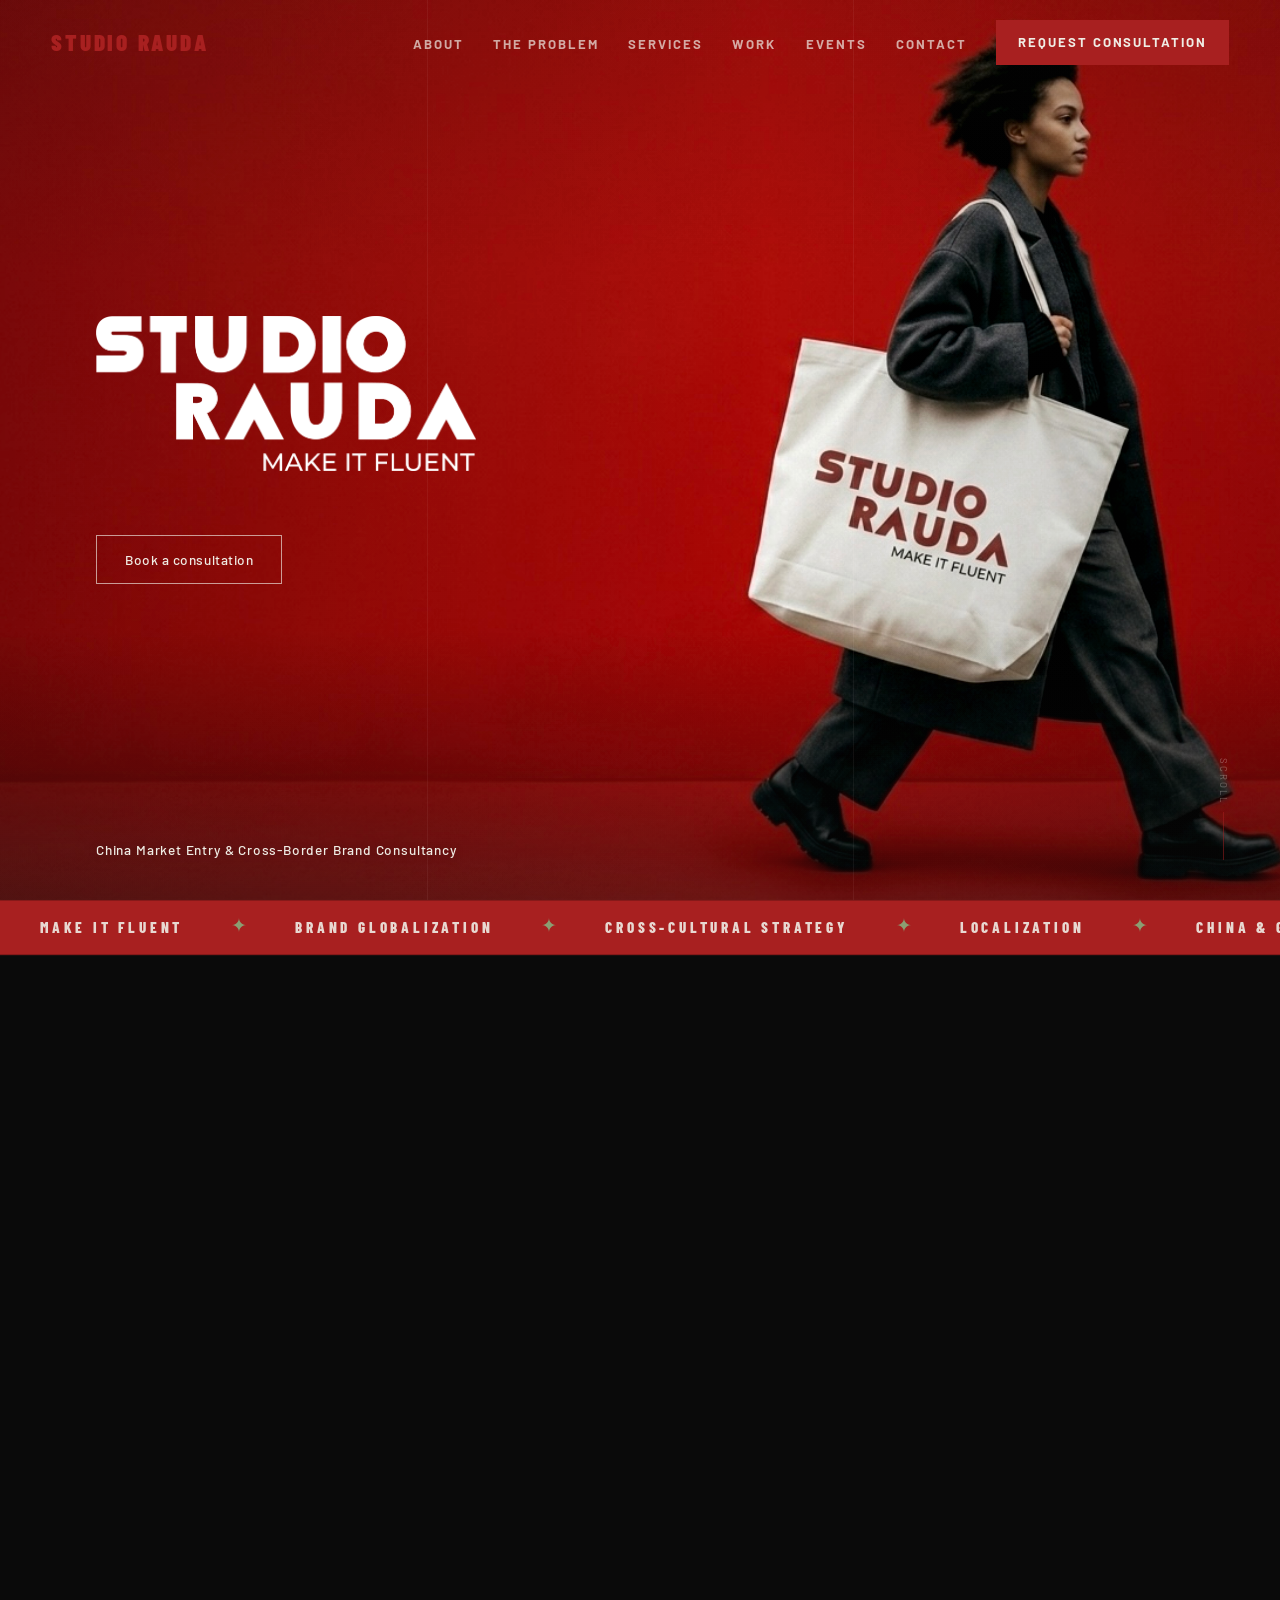
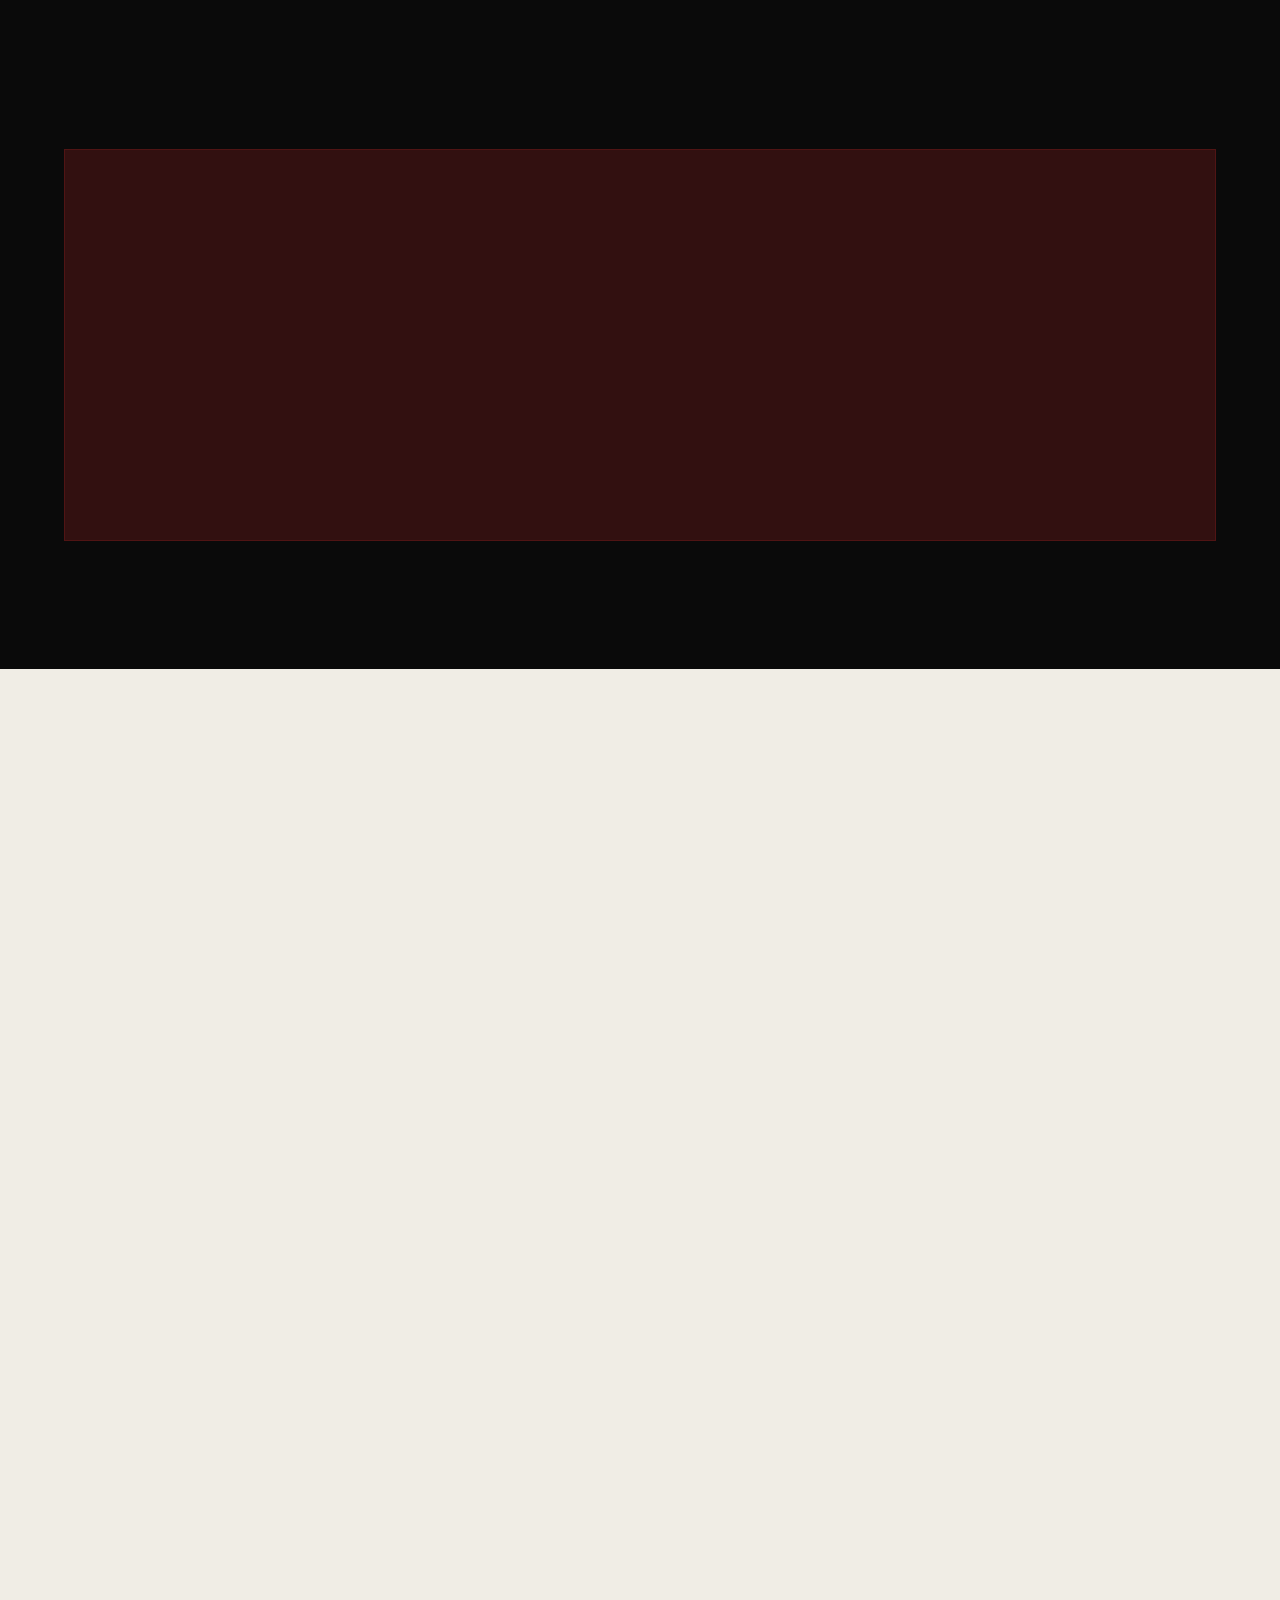
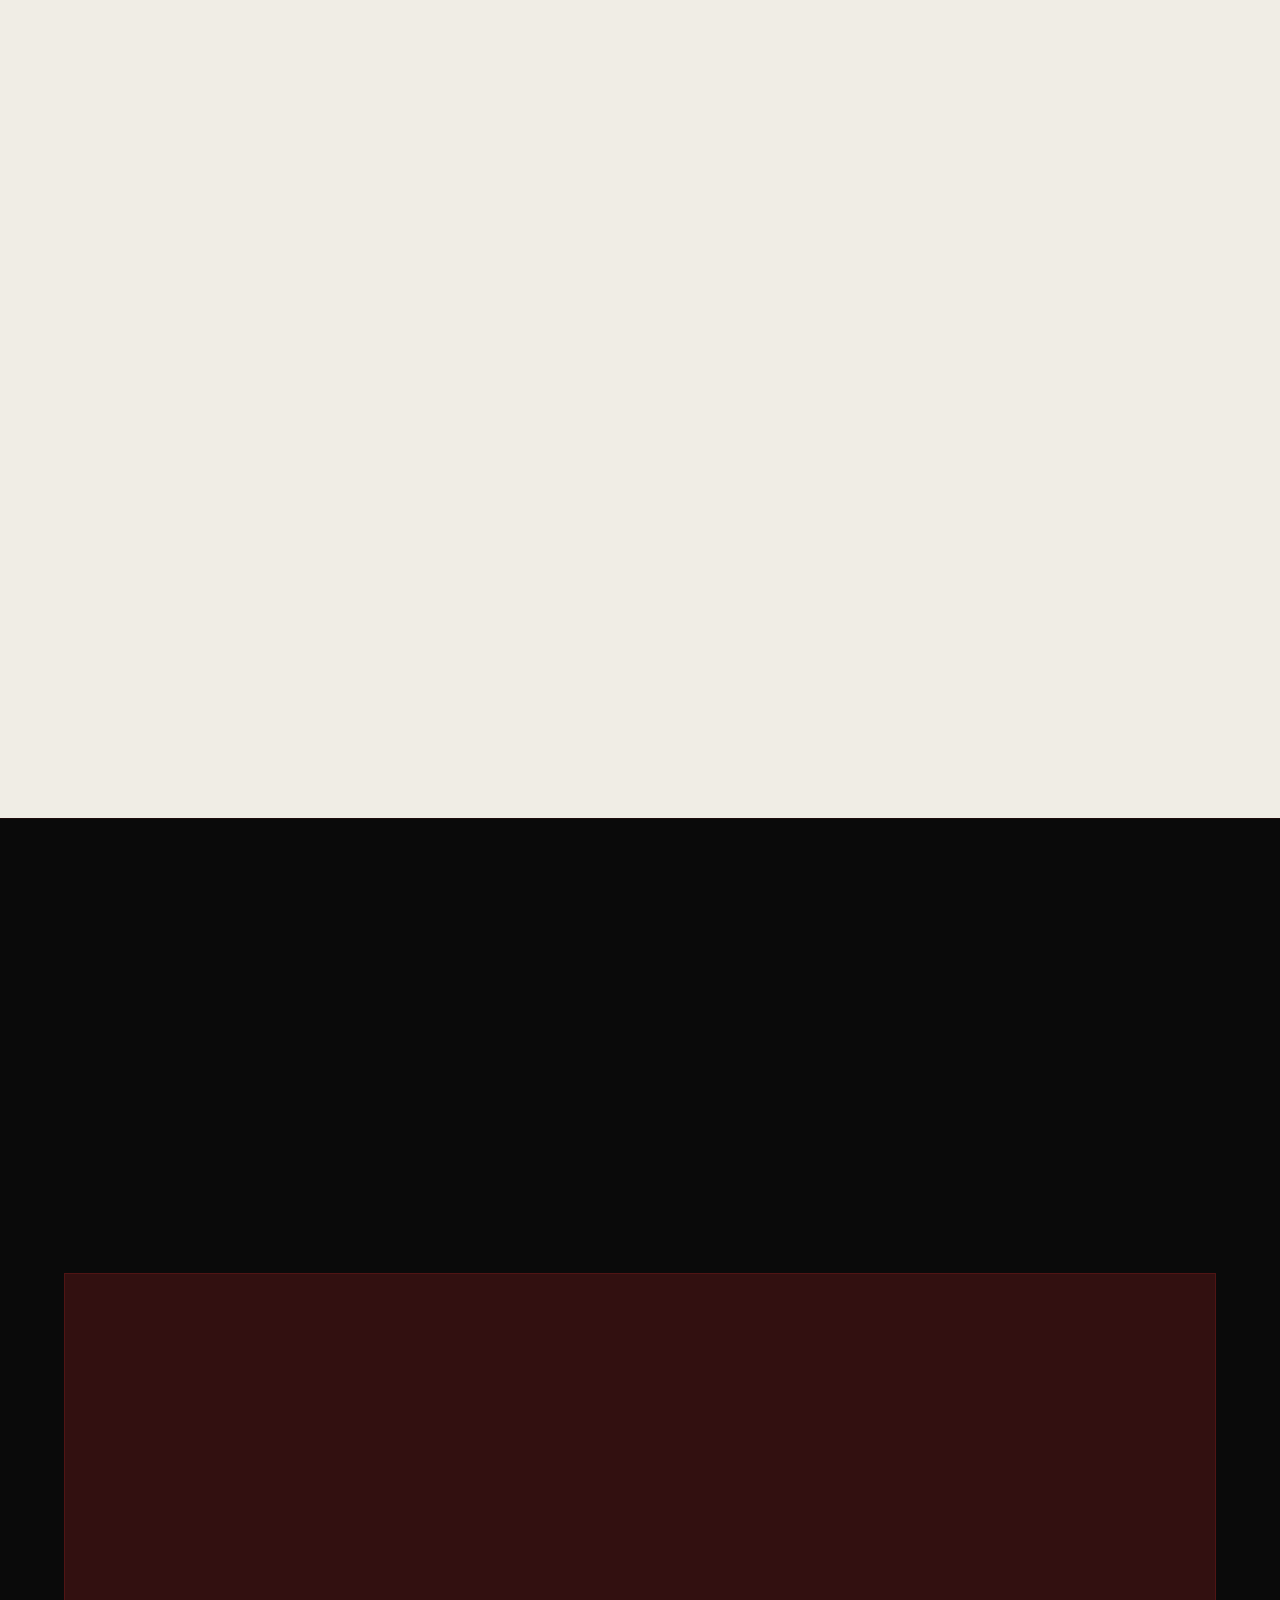
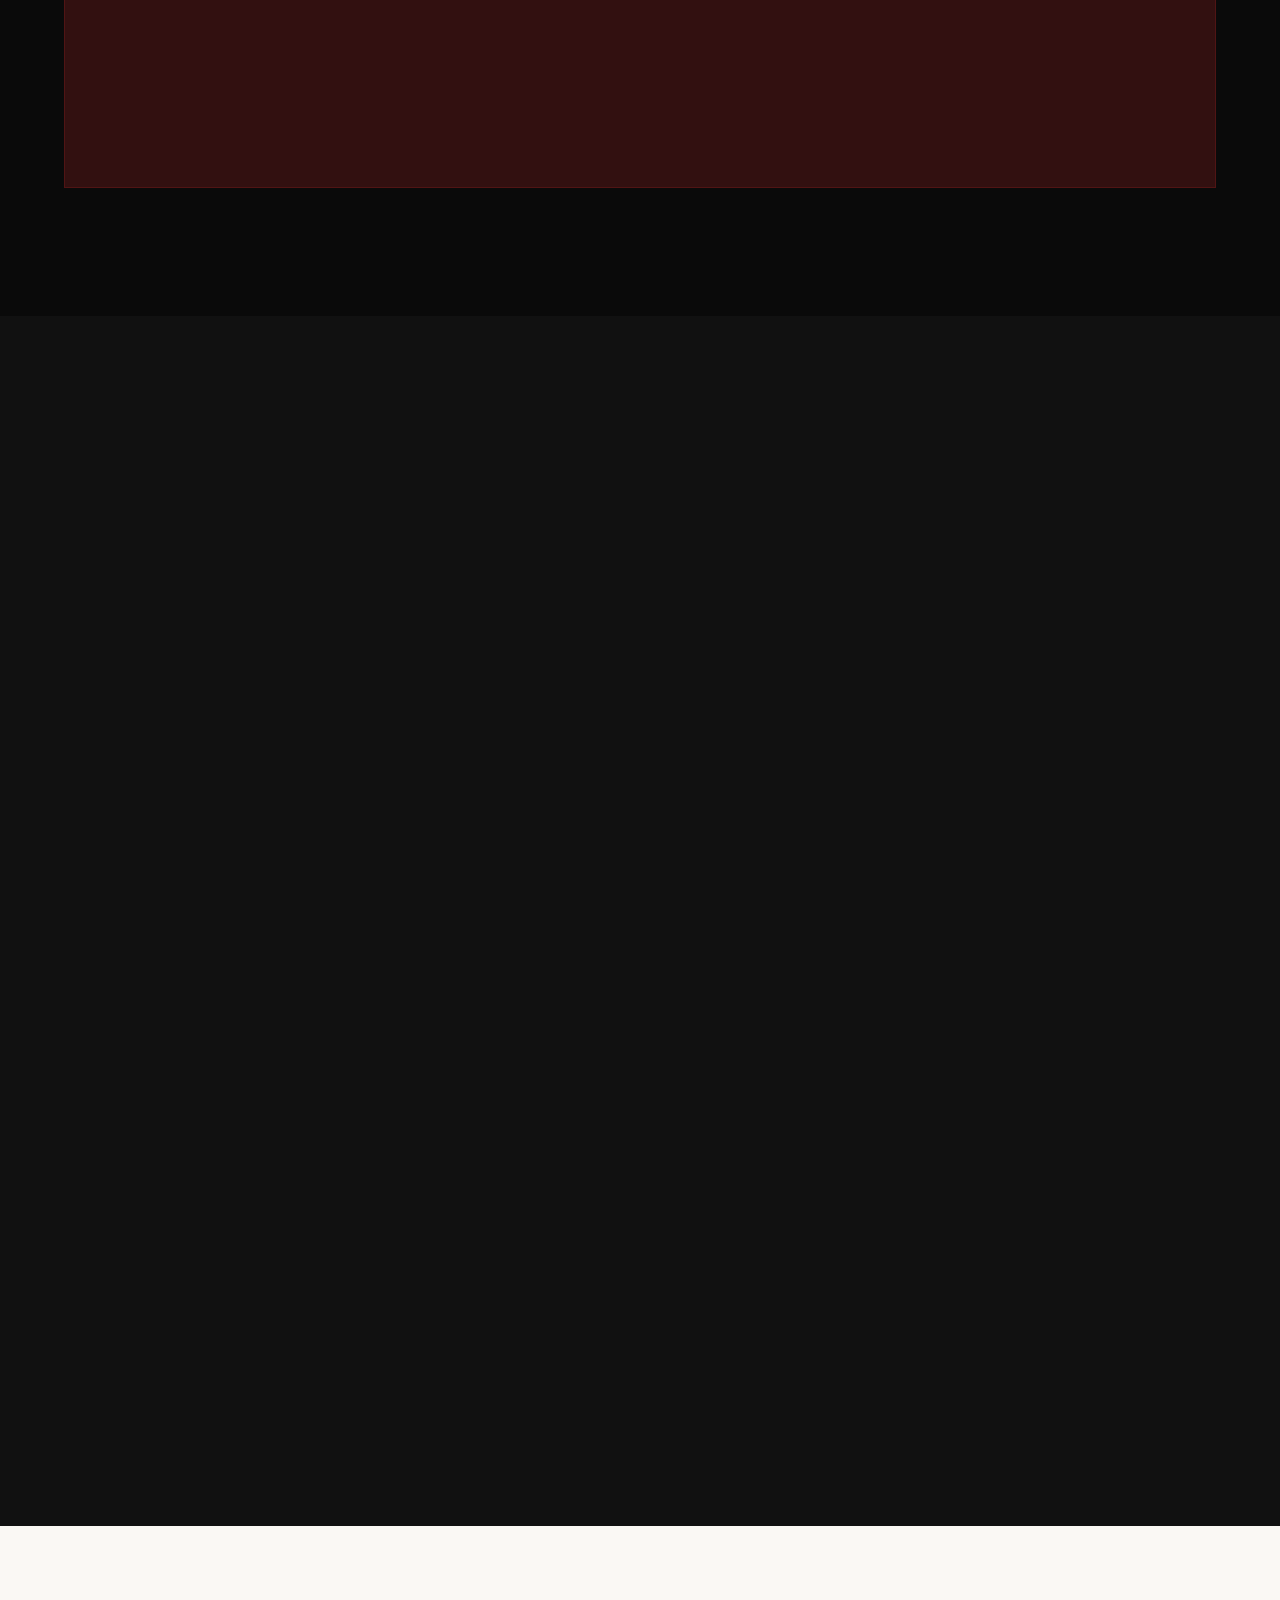
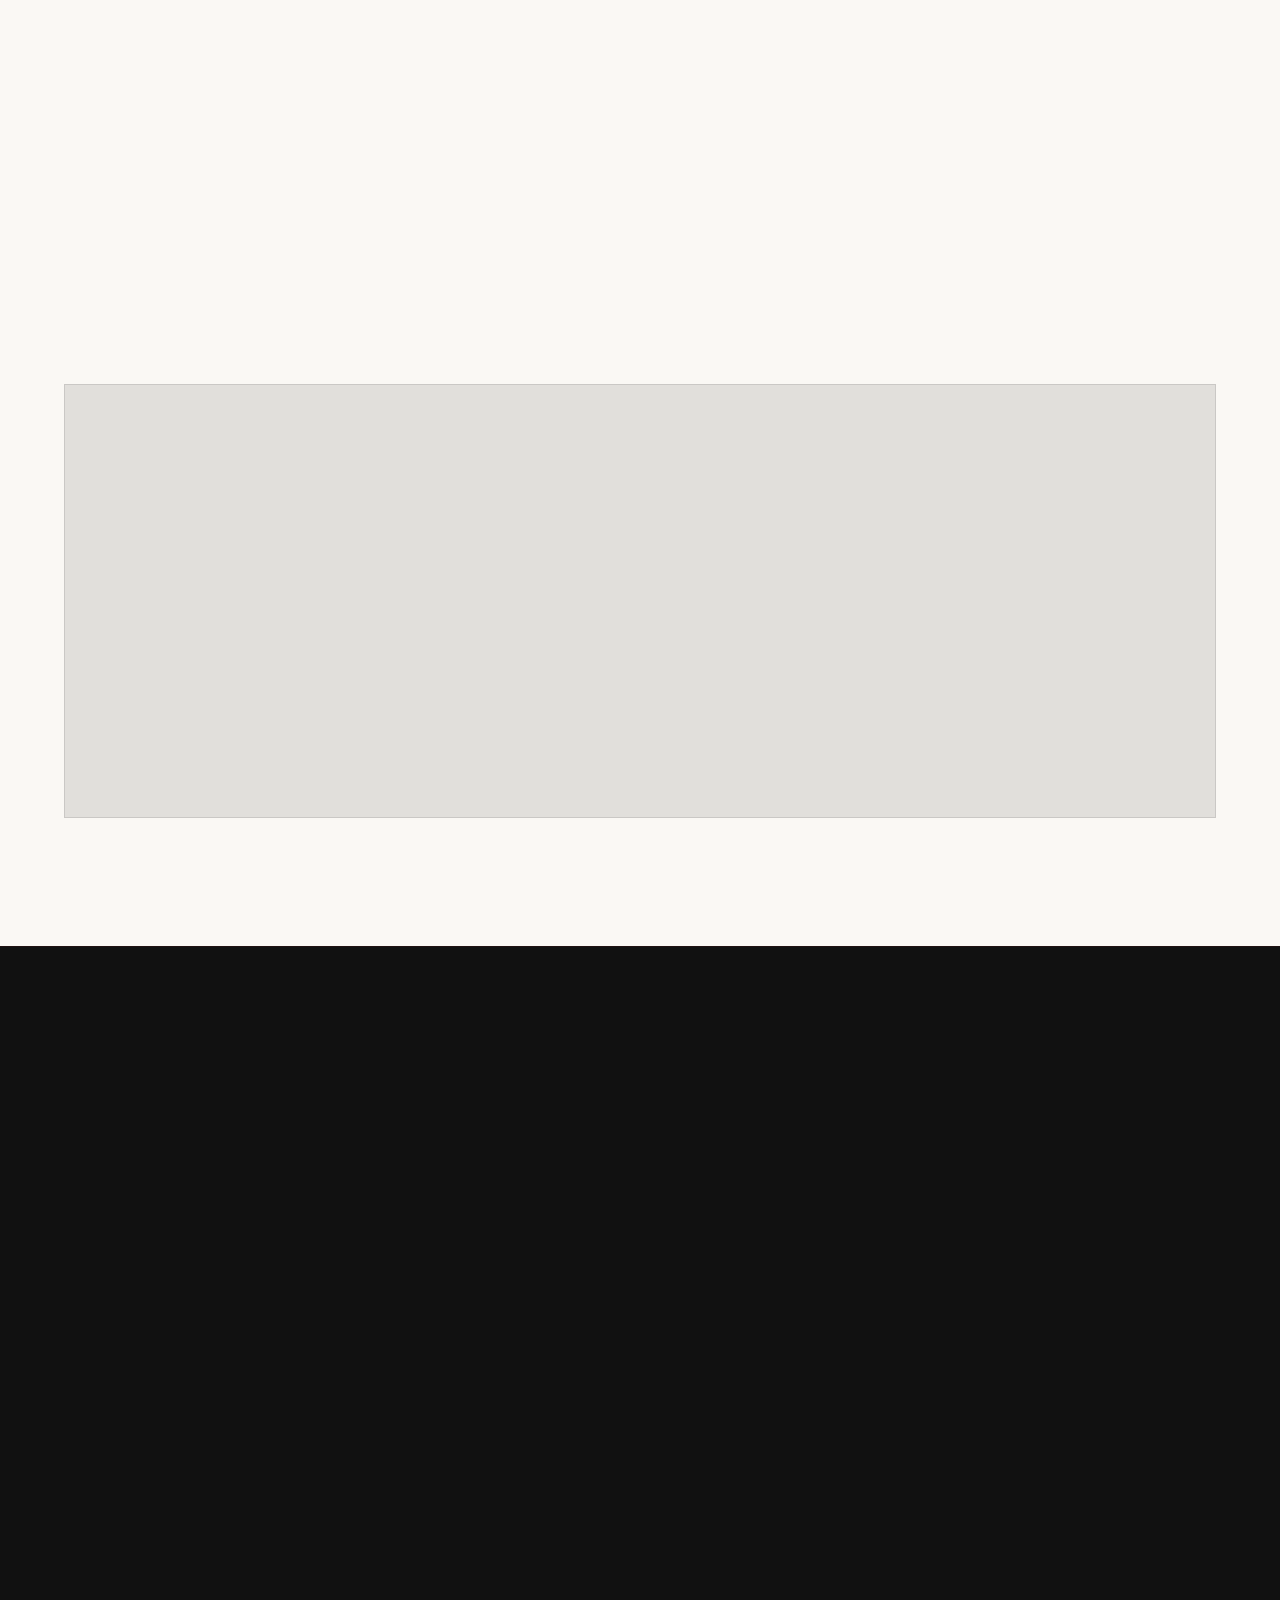
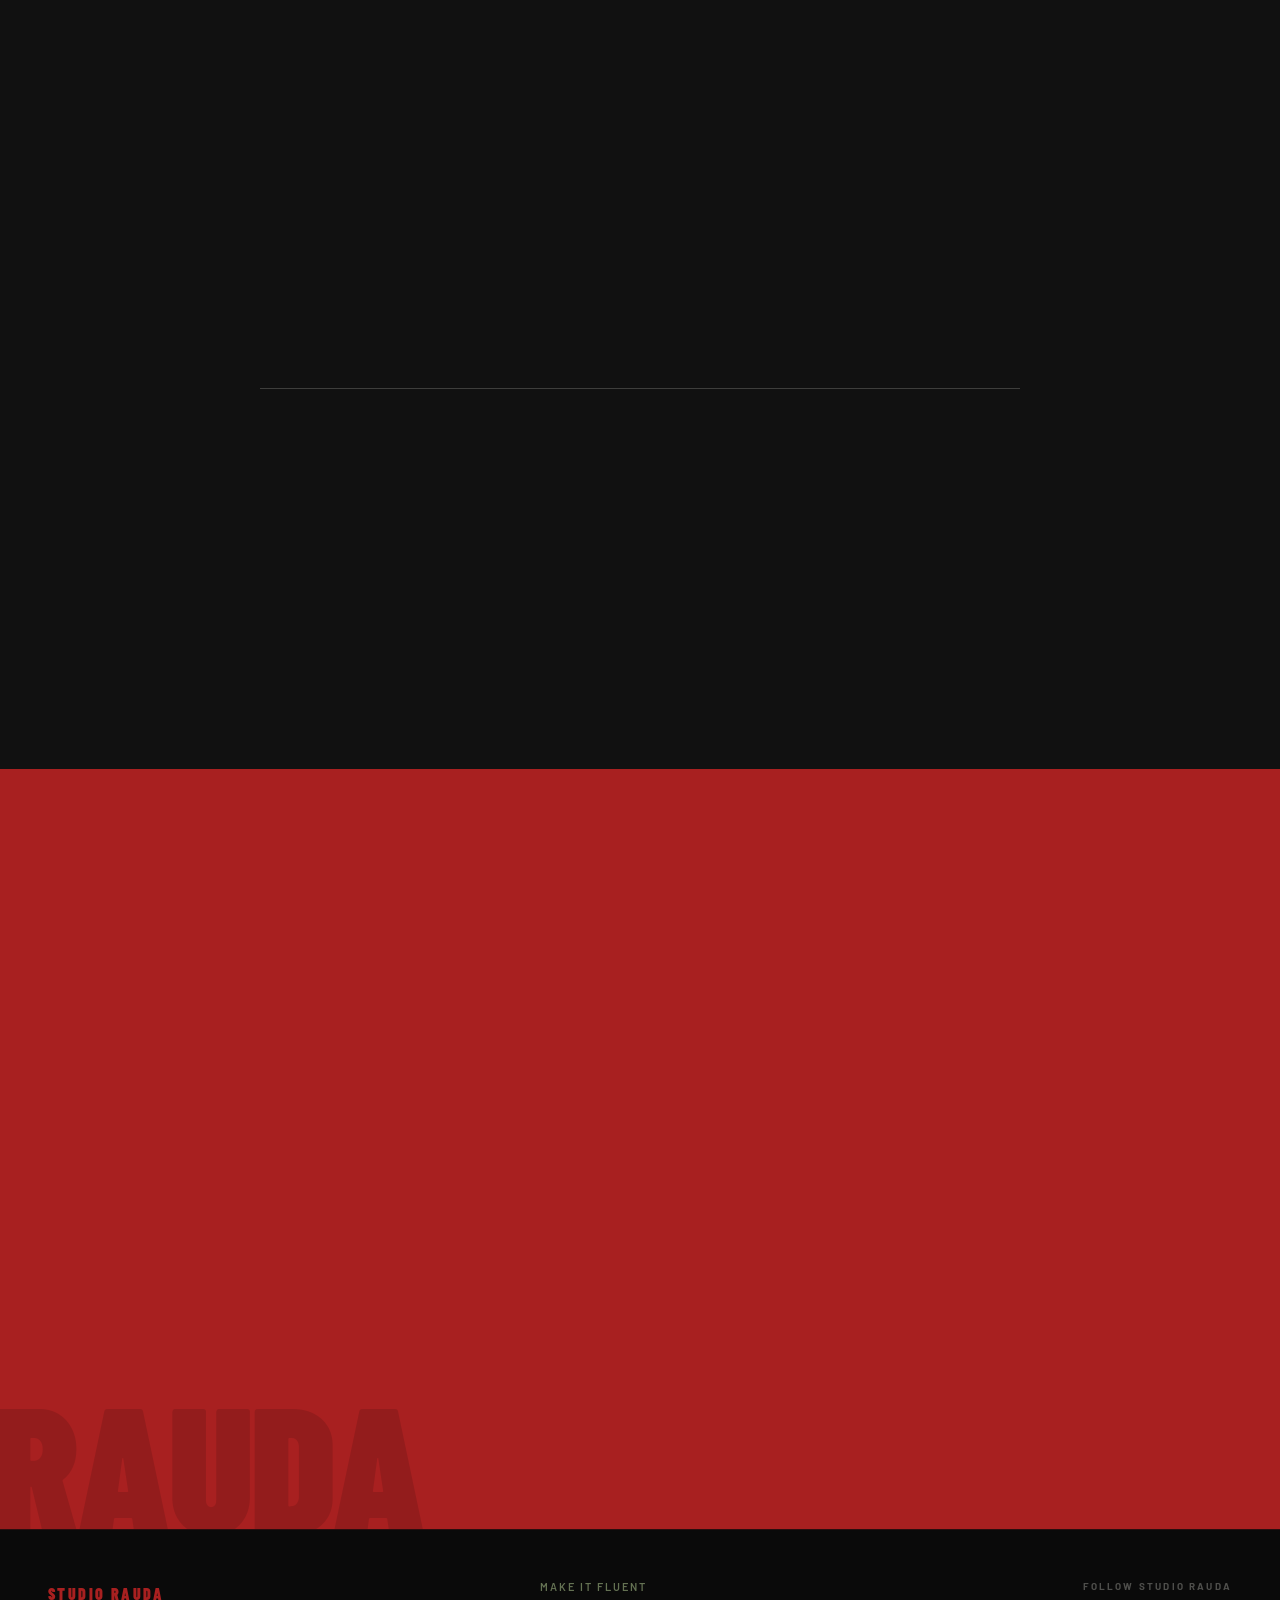
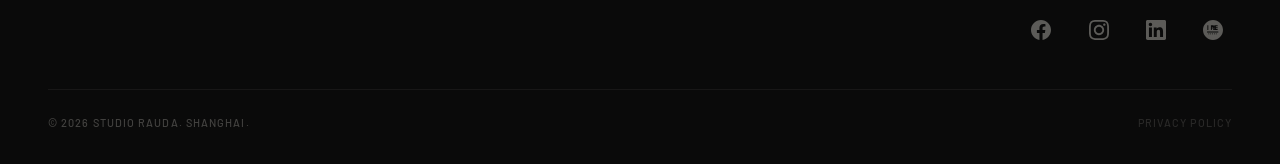
<file: index.html>
<!DOCTYPE html>
<html lang="en">
<head>
<meta charset="UTF-8">
<meta name="viewport" content="width=device-width, initial-scale=1.0">
<meta name="description" content="Shanghai-based cross-border consultancy for China market entry, brand strategy, localization, research, campaigns and international expansion.">
<meta name="robots" content="index, follow, max-image-preview:large">
<meta property="og:title" content="China Market Entry &amp; Cross-Border Strategy | Studio Rauda">
<meta property="og:description" content="Shanghai-based consultancy for China market entry, brand strategy, localization and international expansion.">
<meta property="og:type" content="website">
<meta property="og:url" content="https://www.studiorauda.com/">
<meta property="og:site_name" content="Studio Rauda">
<meta property="og:image" content="https://www.studiorauda.com/assets/images/social-preview.jpg">
<meta property="og:image:alt" content="Studio Rauda cross-border brand consultancy">
<meta property="og:image:width" content="1200">
<meta property="og:image:height" content="630">
<meta name="twitter:card" content="summary_large_image">
<meta name="twitter:title" content="China Market Entry &amp; Cross-Border Strategy | Studio Rauda">
<meta name="twitter:description" content="Shanghai-based consultancy for China market entry, brand strategy, localization and international expansion.">
<meta name="twitter:image" content="https://www.studiorauda.com/assets/images/social-preview.jpg">
<meta name="twitter:image:alt" content="Studio Rauda cross-border brand consultancy">
<link rel="canonical" href="https://www.studiorauda.com/">
<meta name="theme-color" content="#0A0A0A">
<link rel="icon" href="assets/images/favicon.svg" type="image/svg+xml">
<title>China Market Entry &amp; Cross-Border Strategy | Studio Rauda</title>
<link rel="preconnect" href="https://fonts.googleapis.com">
<link rel="preconnect" href="https://fonts.gstatic.com" crossorigin>
<link href="https://fonts.googleapis.com/css2?family=Barlow+Condensed:wght@400;600;700;800;900&family=Barlow:wght@300;400;500;600&display=swap" rel="stylesheet">
<link rel="stylesheet" href="assets/css/style.css">
<script type="application/ld+json">
{
  "@context": "https://schema.org",
  "@graph": [
    {
      "@type": "Organization",
      "@id": "https://www.studiorauda.com/#organization",
      "name": "Studio Rauda",
      "url": "https://www.studiorauda.com/",
      "logo": {
        "@type": "ImageObject",
        "url": "https://www.studiorauda.com/assets/images/studio-rauda-logo.png"
      },
      "image": "https://www.studiorauda.com/assets/images/social-preview.jpg",
      "description": "Shanghai-based cross-border brand consultancy supporting market entry, localization, brand strategy, research, campaigns, and partnerships.",
      "email": "contact@studiorauda.com",
      "founder": {
        "@id": "https://www.studiorauda.com/#evita-rauda"
      },
      "areaServed": [
        "China",
        "United States",
        "Europe",
        "Middle East",
        "Southeast Asia"
      ],
      "sameAs": [
        "https://www.instagram.com/studiorauda",
        "https://www.linkedin.com/company/studio-rauda/",
        "https://www.facebook.com/share/18vPFUWLPf/"
      ]
    },
    {
      "@type": "Person",
      "@id": "https://www.studiorauda.com/#evita-rauda",
      "name": "Evita Rauda",
      "jobTitle": "Founder and Chief Strategist",
      "worksFor": {
        "@id": "https://www.studiorauda.com/#organization"
      },
      "image": "https://www.studiorauda.com/assets/images/evita-rauda.jpg"
    },
    {
      "@type": "WebSite",
      "@id": "https://www.studiorauda.com/#website",
      "url": "https://www.studiorauda.com/",
      "name": "Studio Rauda",
      "publisher": {
        "@id": "https://www.studiorauda.com/#organization"
      },
      "inLanguage": "en"
    }
  ]
}
</script>
</head>
<body>
<a class="skip-link" href="#main-content">Skip to main content</a>

<!-- NAV -->
<nav id="mainNav" role="navigation" aria-label="Main navigation">
  <a class="nav-logo" href="#" aria-label="Studio Rauda — Home">Studio Rauda</a>
  <ul class="nav-links" id="navLinks" role="list">
    <li><a href="#who-we-are">About</a></li>
    <li><a href="#problem">The Problem</a></li>
    <li><a href="#services">Services</a></li>
    <li><a href="#case-studies">Work</a></li>
    <li><a href="#join-event">Events</a></li>
    <li><a href="#contact">Contact</a></li>
    <li><a href="request-consultation.html" class="nav-cta">Request Consultation</a></li>
  </ul>
  <button class="nav-hamburger" id="navHamburger" aria-label="Toggle navigation menu" aria-expanded="false" aria-controls="navLinks">
    <span></span><span></span><span></span>
  </button>
</nav>

<main id="main-content">
<!-- HERO -->
<section class="hero" id="hero" aria-label="Hero">
  <img
    class="hero-bg-img"
    src="assets/images/studio-rauda-cross-border-brand.jpg"
    width="1220"
    height="768"
    alt="Studio Rauda cross-border brand consultancy"
    loading="eager"
    fetchpriority="high"
  >
  <div class="hero-overlay"></div>

  <div class="hero-content">
    <div class="hero-logo-wrap">
      <img src="assets/images/studio-rauda-logo.png" width="1533" height="625" alt="Studio Rauda" class="hero-logo-img" decoding="async">
      <a class="hero-book-btn" href="request-consultation.html">Book a consultation</a>
    </div>
  </div>


  <h1 class="hero-eyebrow">China Market Entry &amp; Cross-Border Brand Consultancy</h1>
  <div class="hero-grid-lines" aria-hidden="true"></div>

  <div class="hero-scroll-hint" aria-hidden="true">
    <span>Scroll</span>
    <div class="scroll-line"></div>
  </div>
</section>

<!-- MARQUEE -->
<div class="marquee-wrap" aria-hidden="true">
  <div class="marquee-track">
    <span class="marquee-item">Make It Fluent</span><span class="marquee-dot">✦</span>
    <span class="marquee-item">Brand Globalization</span><span class="marquee-dot">✦</span>
    <span class="marquee-item">Cross-Cultural Strategy</span><span class="marquee-dot">✦</span>
    <span class="marquee-item">Localization</span><span class="marquee-dot">✦</span>
    <span class="marquee-item">China &amp; Global Markets</span><span class="marquee-dot">✦</span>
    <span class="marquee-item">Make It Fluent</span><span class="marquee-dot">✦</span>
    <span class="marquee-item">Brand Globalization</span><span class="marquee-dot">✦</span>
    <span class="marquee-item">Cross-Cultural Strategy</span><span class="marquee-dot">✦</span>
    <span class="marquee-item">Localization</span><span class="marquee-dot">✦</span>
    <span class="marquee-item">China &amp; Global Markets</span><span class="marquee-dot">✦</span>
  </div>
</div>

<!-- WHO WE ARE -->
<section class="who-we-are-section" id="who-we-are" aria-labelledby="who-we-are-heading">
  <div class="container">
    <div class="who-we-are-inner">
      <div class="who-we-are-left reveal">
        <h2 id="who-we-are-heading" class="who-we-are-headline who-we-are-left-headline">Shanghai-Based Consultancy<br>Building Brands<br>Across Borders</h2>
        <div class="market-flow-labels" aria-label="Market flow directions">
          <div class="market-flow-item">
            <span class="market-flow-from">China</span>
            <span class="market-flow-arrow" aria-hidden="true">→</span>
            <span class="market-flow-to">Global</span>
          </div>
          <div class="market-flow-item">
            <span class="market-flow-from">Global</span>
            <span class="market-flow-arrow" aria-hidden="true">→</span>
            <span class="market-flow-to">China</span>
          </div>
          <div class="market-flow-item">
            <span class="market-flow-from">Brand</span>
            <span class="market-flow-arrow" aria-hidden="true">→</span>
            <span class="market-flow-to">Market</span>
          </div>
          <div class="market-flow-item">
            <span class="market-flow-from">Strategy</span>
            <span class="market-flow-arrow" aria-hidden="true">→</span>
            <span class="market-flow-to">Execution</span>
          </div>
        </div>
      </div>

      <div class="who-we-are-right">
        <p class="section-label reveal">What We Are</p>
        <p class="who-we-are-body reveal reveal-delay-2">
          We connect brands with opportunities, audiences, and market ecosystems — turning expansion into meaningful growth.
        </p>
        <ul class="service-pillars reveal" aria-label="Service pillars">
          <li class="service-pillar">
            <span class="pillar-num">01</span>
            <span class="pillar-name">Business Strategy</span>
          </li>
          <li class="service-pillar">
            <span class="pillar-num">02</span>
            <span class="pillar-name">Marketing &amp; Brand Growth</span>
          </li>
          <li class="service-pillar">
            <span class="pillar-num">03</span>
            <span class="pillar-name">Market Entry &amp; Localization</span>
          </li>
          <li class="service-pillar">
            <span class="pillar-num">04</span>
            <span class="pillar-name">Partnerships &amp; Cross-Border Expansion</span>
          </li>
        </ul>
      </div>
    </div>
  </div>
</section>

<!-- PROBLEM -->
<section class="problem-section" id="problem" aria-labelledby="problem-heading">
  <div class="container">
    <p class="section-label reveal" style="color: var(--crimson);">The Problem</p>
    <h2 id="problem-heading" class="section-title reveal reveal-delay-1">
      Global expansion<br>is easy.<br><span class="accent">Connection isn't.</span>
    </h2>

    <div class="problem-grid">
      <div>
        <div class="problem-stat-block reveal reveal-delay-1">
          <div class="problem-stat-num">Context</div>
          <p class="problem-stat-label">Market expansion breaks down when brands<br>miss local language, behavior and culture.</p>
        </div>
      </div>

      <div>
        <p style="font-size:0.72rem; font-weight:700; letter-spacing:0.18em; text-transform:uppercase; color:var(--mid-gray); margin-bottom:1.2rem;" class="reveal">Common failure points</p>
        <ul class="problem-items">
          <li class="reveal reveal-delay-1">Cultural misreads that alienate local audiences</li>
          <li class="reveal reveal-delay-2">Localization that misses nuance and tone</li>
          <li class="reveal reveal-delay-3">Generic AI content with no cultural authenticity</li>
          <li class="reveal">Gen Z audiences that don't respond</li>
          <li class="reveal reveal-delay-1">Consumer behaviors that differ by market</li>
        </ul>

        <div style="margin-top:3rem; padding-top:2rem; border-top:1px solid rgba(0,0,0,0.1);" class="reveal reveal-delay-2">
          <p style="font-size:0.95rem; color:var(--mid-gray); line-height:1.7; font-style:italic;">
            "Brands rarely fail abroad on product. They fail on connection."
          </p>
        </div>
      </div>
    </div>
  </div>
</section>

<!-- MISSION + VISION -->
<section class="mission-section" id="mission" aria-labelledby="mission-heading">
  <div class="container">
    <p class="section-label reveal">Mission &amp; Vision</p>
    <h2 id="mission-heading" class="section-title reveal reveal-delay-1">Built to<br><span class="accent">bridge</span><br>cultures.</h2>

    <div class="mission-grid">
      <div class="mission-card reveal">
        <span class="mission-card-num" aria-hidden="true">01</span>
        <p class="mission-card-label">Our Mission</p>
        <h3 class="mission-card-title">Make It Fluent</h3>
        <p>Helping brands expand across cultures through strategy, localization, and meaningful market connections.</p>
      </div>

      <div class="mission-card reveal reveal-delay-1">
        <span class="mission-card-num" aria-hidden="true">02</span>
        <p class="mission-card-label">Our Vision</p>
        <h3 class="mission-card-title">A Bridge Between Worlds</h3>
        <p>To become the bridge between ambitious brands and global growth opportunities.</p>
      </div>
    </div>
  </div>
</section>

<!-- SERVICES -->
<section class="services-section" id="services" aria-labelledby="services-heading">
  <div class="container">
    <p class="section-label reveal">What We Do</p>
    <h2 id="services-heading" class="section-title reveal reveal-delay-1">Cross-Border<br><span style="color:var(--crimson)">Services</span></h2>
    <p class="services-intro reveal reveal-delay-2">Strategy, branding, and localization services built for cross-border growth.</p>

    <div class="services-layout">
      <div class="who-we-serve reveal">
        <h3>Who We Serve</h3>

        <p class="market-sub">Chinese brands expanding to</p>
        <div class="market-tags">
          <span class="market-tag active">USA</span>
          <span class="market-tag">Europe</span>
          <span class="market-tag">Middle East</span>
          <span class="market-tag">Southeast Asia</span>
        </div>

        <p class="market-sub">International brands entering</p>
        <div class="market-tags">
          <span class="market-tag active">China</span>
        </div>

        <p class="market-sub" style="margin-top:2rem;">Focus Industries</p>
        <div class="industry-tags">
          <span class="industry-tag">Beauty</span>
          <span class="industry-tag">Lifestyle</span>
          <span class="industry-tag">Consumer Products</span>
          <span class="industry-tag">E-commerce</span>
          <span class="industry-tag">Technology</span>
          <span class="industry-tag">Education</span>
        </div>
      </div>

      <div class="services-grid reveal reveal-delay-1" role="list" aria-label="Services">
        <a class="service-item" role="listitem" href="services/brand-globalization-strategy.html" aria-label="Learn about Brand Globalization Strategy">
          <div class="service-header">
            <h3 class="service-name">Brand Globalization Strategy</h3>
            <span class="service-arrow" aria-hidden="true">→</span>
          </div>
          <p class="service-desc">End-to-end brand strategy for entering new markets with cultural confidence.</p>
        </a>

        <a class="service-item" role="listitem" href="services/market-entry-consulting.html" aria-label="Learn about Market Entry Consulting">
          <div class="service-header">
            <h3 class="service-name">Market Entry Consulting</h3>
            <span class="service-arrow" aria-hidden="true">→</span>
          </div>
          <p class="service-desc">Navigate regulatory, consumer, and competitive landscapes in target markets.</p>
        </a>

        <a class="service-item" role="listitem" href="services/localization-cultural-adaptation.html" aria-label="Learn about Localization and Cultural Adaptation">
          <div class="service-header">
            <h3 class="service-name">Localization &amp; Cultural Adaptation</h3>
            <span class="service-arrow" aria-hidden="true">→</span>
          </div>
          <p class="service-desc">Deep-layer adaptation — not just translation, but genuine cultural fluency.</p>
        </a>

        <a class="service-item" role="listitem" href="services/brand-storytelling.html" aria-label="Learn about Brand Storytelling">
          <div class="service-header">
            <h3 class="service-name">Brand Storytelling</h3>
            <span class="service-arrow" aria-hidden="true">→</span>
          </div>
          <p class="service-desc">Craft narratives that carry across cultures without losing their soul.</p>
        </a>

        <a class="service-item" role="listitem" href="services/content-marketing.html" aria-label="Learn about Content Marketing">
          <div class="service-header">
            <h3 class="service-name">Content Marketing</h3>
            <span class="service-arrow" aria-hidden="true">→</span>
          </div>
          <p class="service-desc">Human-led, culturally resonant content — no generic AI filler.</p>
        </a>

        <a class="service-item" role="listitem" href="services/consumer-market-research.html" aria-label="Learn about Consumer and Market Research">
          <div class="service-header">
            <h3 class="service-name">Consumer &amp; Market Research</h3>
            <span class="service-arrow" aria-hidden="true">→</span>
          </div>
          <p class="service-desc">AI-powered insights with cultural intelligence layered on top.</p>
        </a>

        <a class="service-item" role="listitem" href="services/cross-border-campaigns.html" aria-label="Learn about Cross-Border Campaigns">
          <div class="service-header">
            <h3 class="service-name">Cross-Border Campaigns</h3>
            <span class="service-arrow" aria-hidden="true">→</span>
          </div>
          <p class="service-desc">Full-funnel marketing campaigns built for bi-directional markets.</p>
        </a>

        <a class="service-item" role="listitem" href="services/events-partnerships.html" aria-label="Learn about Events and Partnerships">
          <div class="service-header">
            <h3 class="service-name">Events &amp; Partnerships</h3>
            <span class="service-arrow" aria-hidden="true">→</span>
          </div>
          <p class="service-desc">Strategic event marketing and high-value brand partnerships.</p>
        </a>
      </div>
    </div>
  </div>
</section>

<!-- CASE STUDIES -->
<section class="case-studies-section" id="case-studies" aria-labelledby="case-studies-heading">
  <div class="container">
    <p class="section-label reveal">Selected Work</p>
    <h2 id="case-studies-heading" class="section-title reveal reveal-delay-1">Market Entry<br><span class="accent">Case Studies</span></h2>

    <div class="case-grid">
      <article class="case-card reveal">
        <div class="case-route">
          <span class="from">Germany</span>
          <span class="arrow" aria-hidden="true">→</span>
          <span class="to">China &amp; SEA</span>
        </div>
        <h3 class="case-title">Nordic Flow Enters Asia</h3>
        <p class="case-outcome">Market-entry strategy for a premium Scandinavian water purification brand — positioning, compliance, and channel rollout across Shanghai and Southeast Asia.</p>
        <div class="case-stat">
          <div class="case-stat-num">2<span style="font-size:1.6rem;"> regions</span></div>
          <p class="case-stat-label">Shanghai + Southeast Asia, one rollout</p>
        </div>
      </article>

      <article class="case-card reveal reveal-delay-1">
        <div class="case-route">
          <span class="from">Singapore</span>
          <span class="arrow" aria-hidden="true">→</span>
          <span class="to">China</span>
        </div>
        <h3 class="case-title">Lumos Crosses Into China</h3>
        <p class="case-outcome">China go-to-market for a Singapore EdTech platform — localization, regulatory navigation, and launch in the K-12 bilingual education sector.</p>
        <div class="case-stat">
          <div class="case-stat-num">K-12</div>
          <p class="case-stat-label">Bilingual education sector entered</p>
        </div>
      </article>

      <article class="case-card reveal reveal-delay-2">
        <div class="case-route">
          <span class="from">India &amp; UK</span>
          <span class="arrow" aria-hidden="true">→</span>
          <span class="to">China</span>
        </div>
        <h3 class="case-title">Amaranth Goes Live in China</h3>
        <p class="case-outcome">China launch for a clean beauty label — Tmall Global and Douyin store setup with a fully transcreated brand voice.</p>
        <div class="case-stat">
          <div class="case-stat-num">2<span style="font-size:1.6rem;"> stores</span></div>
          <p class="case-stat-label">Tmall Global + Douyin flagship stores</p>
        </div>
      </article>
    </div>
  </div>
</section>

<!-- ABOUT / FOUNDER -->
<section class="about-section" id="about" aria-labelledby="founder-heading">
  <div class="container">
    <p class="section-label reveal">Founder Story</p>
    <h2 id="founder-heading" class="section-title reveal reveal-delay-1">Meet<br><span class="accent">Evita Rauda</span></h2>

    <div class="about-grid">
      <div class="about-text">
        <p class="reveal">
          I'm <strong>Evita</strong>, founder of Studio Rauda. In China, I watched brilliant brands stumble — not from poor products, but poor cultural translation.
        </p>
        <p class="reveal reveal-delay-1">
          So I built the consultancy that closes that gap — making brands culturally fluent across borders.
        </p>

        <div class="reveal reveal-delay-2" style="margin-top:2.5rem;">
          <p class="about-signature">— Evita Rauda</p>
          <p class="about-role">Founder &amp; Chief Strategist, Studio Rauda</p>
        </div>
      </div>

      <div class="about-visual reveal reveal-delay-2">
        <div class="about-img-frame">
          <img src="assets/images/evita-rauda.jpg" width="1000" height="1077" alt="Evita Rauda, founder and chief strategist of Studio Rauda" loading="lazy" decoding="async" style="width:100%; height:100%; object-fit:cover; object-position:center top; display:block;">
          <div class="about-img-label" aria-hidden="true">Evita<br>Rauda</div>
        </div>
      </div>
    </div>
  </div>
</section>

<!-- REVIEWS -->
<section class="reviews-section" id="reviews" aria-labelledby="reviews-heading">
  <div class="container">
    <p class="section-label reveal">Client Words</p>
    <h2 id="reviews-heading" class="section-title reveal reveal-delay-1">What Clients<br><span style="color:var(--crimson)">Say</span></h2>

    <div class="reviews-grid">
      <blockquote class="review-card reveal">
        <span class="review-mark" aria-hidden="true">"</span>
        <p class="review-text">Studio Rauda turned our Asia entry from a compliance maze into a <strong>confident launch</strong> — Shanghai felt like a home market within months.</p>
        <footer class="review-author">
          <p class="review-author-name">Elena Vogt</p>
          <p class="review-author-role">Nordic Flow AG — Germany → China &amp; SEA</p>
        </footer>
      </blockquote>

      <blockquote class="review-card reveal reveal-delay-1">
        <span class="review-mark" aria-hidden="true">"</span>
        <p class="review-text">They understood both markets <strong>from the inside</strong>. Our platform finally speaks to Chinese parents — literally and culturally.</p>
        <footer class="review-author">
          <p class="review-author-name">Marcus Tan</p>
          <p class="review-author-role">Lumos Education Group — Singapore → China</p>
        </footer>
      </blockquote>

      <blockquote class="review-card reveal reveal-delay-2">
        <span class="review-mark" aria-hidden="true">"</span>
        <p class="review-text">Strategy, stores, storytelling — <strong>one team, end to end</strong>. Our Tmall and Douyin launch kept the brand's soul intact.</p>
        <footer class="review-author">
          <p class="review-author-name">Priya Sharma</p>
          <p class="review-author-role">Amaranth Beauty Co. — India &amp; UK → China</p>
        </footer>
      </blockquote>
    </div>
  </div>
</section>

<!-- JOIN EVENT -->
<section class="join-event-section" id="join-event" aria-labelledby="join-heading">
  <div class="container">
    <header class="event-gallery-heading">
      <p class="section-label reveal">Events &amp; Updates</p>
      <h2 id="join-heading" class="section-title reveal">Real people.<br><span class="accent">Real connections.</span></h2>
      <p class="event-gallery-intro reveal">A glimpse into the moments we share.</p>
    </header>
    <div class="event-gallery reveal" aria-label="Studio Rauda event photos">
      <a class="event-photo event-photo-main" href="assets/Events/web/IMG_9988.jpg" data-event-photo aria-label="Open gallery: guests around the table">
        <img src="assets/Events/web/IMG_9988.jpg" width="900" height="675" loading="lazy" decoding="async" alt="Guests gathered around a dining table holding Studio Rauda cards">
        <span class="event-photo-label">Moments together <span>View gallery · 9 photos</span></span>
      </a>
      <a class="event-photo" href="assets/Events/web/108.jpg" data-event-photo aria-label="Open gallery: conversations at the table">
        <img src="assets/Events/web/108.jpg" width="900" height="675" loading="lazy" decoding="async" alt="Guests in conversation beside red curtains, with a Studio Rauda card in the foreground">
        <span class="event-photo-hint">View photo</span>
      </a>
      <a class="event-photo" href="assets/Events/web/IMG_0044.jpg" data-event-photo aria-label="Open gallery: woman posing with a Studio Rauda card">
        <img src="assets/Events/web/IMG_0044.jpg" width="675" height="900" loading="lazy" decoding="async" alt="A woman posing with a Studio Rauda card against red curtains" style="object-position:center 42%">
        <span class="event-photo-hint">View photo</span>
      </a>
    </div>
    <div hidden id="event-extra-photos">
      <a href="assets/Events/web/104.jpg" data-event-photo data-caption="A guest wearing a Studio Rauda badge at the gathering"></a>
      <a href="assets/Events/web/109.jpg" data-event-photo data-caption="Conversation and shared moments around the table"></a>
      <a href="assets/Events/web/IMG_9976.jpg" data-event-photo data-caption="A seated guest holding a Studio Rauda card"></a>
      <a href="assets/Events/web/IMG_0046.jpg" data-event-photo data-caption="A guest at the Studio Rauda gathering"></a>
      <a href="assets/Events/web/IMG_9980.jpg" data-event-photo data-caption="Guests taking a photo together at the table"></a>
      <a href="assets/Events/web/IMG_9989.jpg" data-event-photo data-caption="A group photo from the Studio Rauda gathering"></a>
    </div>
    <dialog id="eventLightbox" class="event-lightbox" aria-label="Studio Rauda event photo gallery">
      <div class="event-lightbox-top"><span>STUDIO RAUDA / GATHERINGS</span><button type="button" data-gallery-close aria-label="Close photo gallery">Close <span aria-hidden="true">×</span></button></div>
      <div class="event-lightbox-stage"><img id="eventLightboxImage" alt=""><p class="event-image-error" hidden>Photo could not load. Please try the next photo.</p></div>
      <div class="event-lightbox-bottom"><button type="button" data-gallery-prev aria-label="Previous photo">← <span>Previous</span></button><p id="eventLightboxCounter" aria-live="polite"></p><button type="button" data-gallery-next aria-label="Next photo"><span>Next</span> →</button></div>
    </dialog>
    <div class="join-event-inner">
      <h3 class="event-signup-title reveal">Stay in the loop.</h3>
      <p class="join-event-subtitle reveal reveal-delay-2">First access to events, insights, and cross-border opportunities.</p>

      <!-- Formsubmit.co Form -->
      <form
        action="https://formsubmit.co/rauda.elsewhere@gmail.com"
        method="POST"
        class="join-form reveal reveal-delay-3"
        id="joinEventForm"
        novalidate
        aria-label="Join upcoming events form"
      >
        <!-- Formsubmit.co configuration -->
        <input type="hidden" name="_subject" value="New Event Signup - Studio Rauda">
        <input type="hidden" name="_captcha" value="false">
        <input type="hidden" name="_template" value="table">
        <input type="hidden" name="_next" value="https://www.studiorauda.com">
        <!-- Honeypot spam protection -->
        <input type="text" name="_honey" style="display:none;">

        <div class="join-form-row">
          <input
            type="email"
            name="email"
            id="joinEmail"
            placeholder="Your email address"
            required
            autocomplete="email"
            aria-label="Email address"
            aria-required="true"
          >
          <button type="submit" class="join-form-btn" id="joinSubmitBtn" aria-label="Join upcoming events">
            Join Upcoming Events
          </button>
        </div>

        <div class="join-success" id="joinSuccess" role="status" aria-live="polite">
          You're in. We'll send upcoming Studio Rauda events and updates.
        </div>
        <div class="join-error" id="joinError" role="alert" aria-live="assertive">
          Something went wrong. Please try again or email us directly.
        </div>
      </form>
    </div>
  </div>
</section>

<!-- CONTACT -->
<section class="contact-section" id="contact" aria-labelledby="contact-heading">
  <div class="container">
    <div class="contact-inner">
      <p class="section-label reveal">Get In Touch</p>
      <h2 id="contact-heading" class="contact-headline reveal reveal-delay-1">
        Let's Make<br>It Fluent.
      </h2>

      <div class="contact-links reveal reveal-delay-2">
        <span class="contact-link" aria-label="Studio Rauda is based in Shanghai and works globally">
          <svg class="contact-link-icon" viewBox="0 0 24 24" fill="none" stroke="currentColor" stroke-width="1.5" aria-hidden="true"><path stroke-linecap="round" stroke-linejoin="round" d="M12 21s7-5.25 7-12a7 7 0 10-14 0c0 6.75 7 12 7 12zM12 11.5a2.5 2.5 0 100-5 2.5 2.5 0 000 5z"/></svg>
          Shanghai · Working Globally
        </span>
        <a href="mailto:contact@studiorauda.com" class="contact-link" aria-label="Email Studio Rauda">
          <svg class="contact-link-icon" viewBox="0 0 24 24" fill="none" stroke="currentColor" stroke-width="1.5" aria-hidden="true"><path stroke-linecap="round" d="M21.75 6.75v10.5a2.25 2.25 0 01-2.25 2.25h-15a2.25 2.25 0 01-2.25-2.25V6.75m19.5 0A2.25 2.25 0 0019.5 4.5h-15a2.25 2.25 0 00-2.25 2.25m19.5 0v.243a2.25 2.25 0 01-1.07 1.916l-7.5 4.615a2.25 2.25 0 01-2.36 0L3.32 8.91a2.25 2.25 0 01-1.07-1.916V6.75"/></svg>
          contact@studiorauda.com
        </a>
      </div>

      <a href="request-consultation.html" class="contact-cta-btn reveal reveal-delay-3">
        Request Consultation →
      </a>
    </div>
  </div>
  <div class="contact-bg-text" aria-hidden="true">RAUDA</div>
</section>

</main>

<!-- FOOTER -->
<footer role="contentinfo">
  <div class="footer-top">
    <div>
      <span class="footer-logo">Studio Rauda</span>
    </div>
    <span class="footer-tagline">Make It Fluent</span>
    <div class="footer-social">
      <p class="footer-social-label">Follow Studio Rauda</p>
      <div class="footer-social-icons" role="list" aria-label="Social media links">

        <!-- Facebook -->
        <a href="https://www.facebook.com/share/18vPFUWLPf/?mibextid=wwXIfr"
           target="_blank" rel="noopener noreferrer"
           class="social-icon" role="listitem"
           aria-label="Follow Studio Rauda on Facebook (opens in new tab)">
          <svg viewBox="0 0 24 24" xmlns="http://www.w3.org/2000/svg" aria-hidden="true">
            <path d="M24 12.073c0-6.627-5.373-12-12-12s-12 5.373-12 12c0 5.99 4.388 10.954 10.125 11.854v-8.385H7.078v-3.47h3.047V9.43c0-3.007 1.792-4.669 4.533-4.669 1.312 0 2.686.235 2.686.235v2.953H15.83c-1.491 0-1.956.925-1.956 1.874v2.25h3.328l-.532 3.47h-2.796v8.385C19.612 23.027 24 18.062 24 12.073z"/>
          </svg>
        </a>

        <!-- Instagram -->
        <a href="https://www.instagram.com/studiorauda?igsh=MWV5MmRiOW92bTZ2OQ=="
           target="_blank" rel="noopener noreferrer"
           class="social-icon" role="listitem"
           aria-label="Follow Studio Rauda on Instagram (opens in new tab)">
          <svg viewBox="0 0 24 24" xmlns="http://www.w3.org/2000/svg" aria-hidden="true">
            <path d="M12 2.163c3.204 0 3.584.012 4.85.07 3.252.148 4.771 1.691 4.919 4.919.058 1.265.069 1.645.069 4.849 0 3.205-.012 3.584-.069 4.849-.149 3.225-1.664 4.771-4.919 4.919-1.266.058-1.644.07-4.85.07-3.204 0-3.584-.012-4.849-.07-3.26-.149-4.771-1.699-4.919-4.92-.058-1.265-.07-1.644-.07-4.849 0-3.204.013-3.583.07-4.849.149-3.227 1.664-4.771 4.919-4.919 1.266-.057 1.645-.069 4.849-.069zm0-2.163c-3.259 0-3.667.014-4.947.072-4.358.2-6.78 2.618-6.98 6.98-.059 1.281-.073 1.689-.073 4.948 0 3.259.014 3.668.072 4.948.2 4.358 2.618 6.78 6.98 6.98 1.281.058 1.689.072 4.948.072 3.259 0 3.668-.014 4.948-.072 4.354-.2 6.782-2.618 6.979-6.98.059-1.28.073-1.689.073-4.948 0-3.259-.014-3.667-.072-4.947-.196-4.354-2.617-6.78-6.979-6.98-1.281-.059-1.69-.073-4.949-.073zm0 5.838c-3.403 0-6.162 2.759-6.162 6.162s2.759 6.163 6.162 6.163 6.162-2.759 6.162-6.163c0-3.403-2.759-6.162-6.162-6.162zm0 10.162c-2.209 0-4-1.79-4-4 0-2.209 1.791-4 4-4s4 1.791 4 4c0 2.21-1.791 4-4 4zm6.406-11.845c-.796 0-1.441.645-1.441 1.44s.645 1.44 1.441 1.44c.795 0 1.439-.645 1.439-1.44s-.644-1.44-1.439-1.44z"/>
          </svg>
        </a>

        <!-- LinkedIn -->
        <a href="https://www.linkedin.com/company/studio-rauda/"
           target="_blank" rel="noopener noreferrer"
           class="social-icon" role="listitem"
           aria-label="Follow Studio Rauda on LinkedIn (opens in new tab)">
          <svg viewBox="0 0 24 24" xmlns="http://www.w3.org/2000/svg" aria-hidden="true">
            <path d="M20.447 20.452h-3.554v-5.569c0-1.328-.027-3.037-1.852-3.037-1.853 0-2.136 1.445-2.136 2.939v5.667H9.351V9h3.414v1.561h.046c.477-.9 1.637-1.85 3.37-1.85 3.601 0 4.267 2.37 4.267 5.455v6.286zM5.337 7.433c-1.144 0-2.063-.926-2.063-2.065 0-1.138.92-2.063 2.063-2.063 1.14 0 2.064.925 2.064 2.063 0 1.139-.925 2.065-2.064 2.065zm1.782 13.019H3.555V9h3.564v11.452zM22.225 0H1.771C.792 0 0 .774 0 1.729v20.542C0 23.227.792 24 1.771 24h20.451C23.2 24 24 23.227 24 22.271V1.729C24 .774 23.2 0 22.222 0h.003z"/>
          </svg>
        </a>

        <!-- Xiaohongshu (RED) -->
        <a href="https://xhslink.com/m/9wapzUykaJm"
           target="_blank" rel="noopener noreferrer"
           class="social-icon" role="listitem"
           aria-label="Follow Studio Rauda on Xiaohongshu / RED (opens in new tab)">
          <svg viewBox="0 0 24 24" xmlns="http://www.w3.org/2000/svg" aria-hidden="true">
            <path d="M12 0C5.373 0 0 5.373 0 12s5.373 12 12 12 12-5.373 12-12S18.627 0 12 0zm5.562 7.469h-2.156v1.125h2.156V9.75h-2.156v1.125h2.156v1.125H13.5V6.344h4.062v1.125zm-6.937 4.5H9.469V6.344h2.156c1.172 0 2.062.703 2.062 1.875 0 .703-.375 1.266-.937 1.547l1.125 2.203h-1.313l-.984-1.969h-.953v1.969zm0-3h.937c.516 0 .844.281.844.703 0 .422-.328.703-.844.703h-.937V8.969zM6.375 11.969H5.25V6.344h1.125v5.625zm-1.5 1.875h13.5v1.125H4.875v-1.125zm1.5 2.25h1.125v1.125H6.375v-1.125zm2.25 0h1.125v1.125H8.625v-1.125zm2.25 0h1.125v1.125h-1.125v-1.125zm2.25 0h1.125v1.125H13.125v-1.125zm2.25 0h1.125v1.125h-1.125v-1.125z"/>
          </svg>
        </a>

      </div>
    </div>
  </div>
  <div class="footer-bottom">
    <span class="footer-copy">© 2026 Studio Rauda. Shanghai.</span>
    <span class="footer-copy"><a class="footer-legal" href="privacy-policy.html">Privacy Policy</a></span>
  </div>
</footer>

<script src="assets/js/main.js?v=scroll-reveal-1" defer></script>
</body>
</html>
</file>
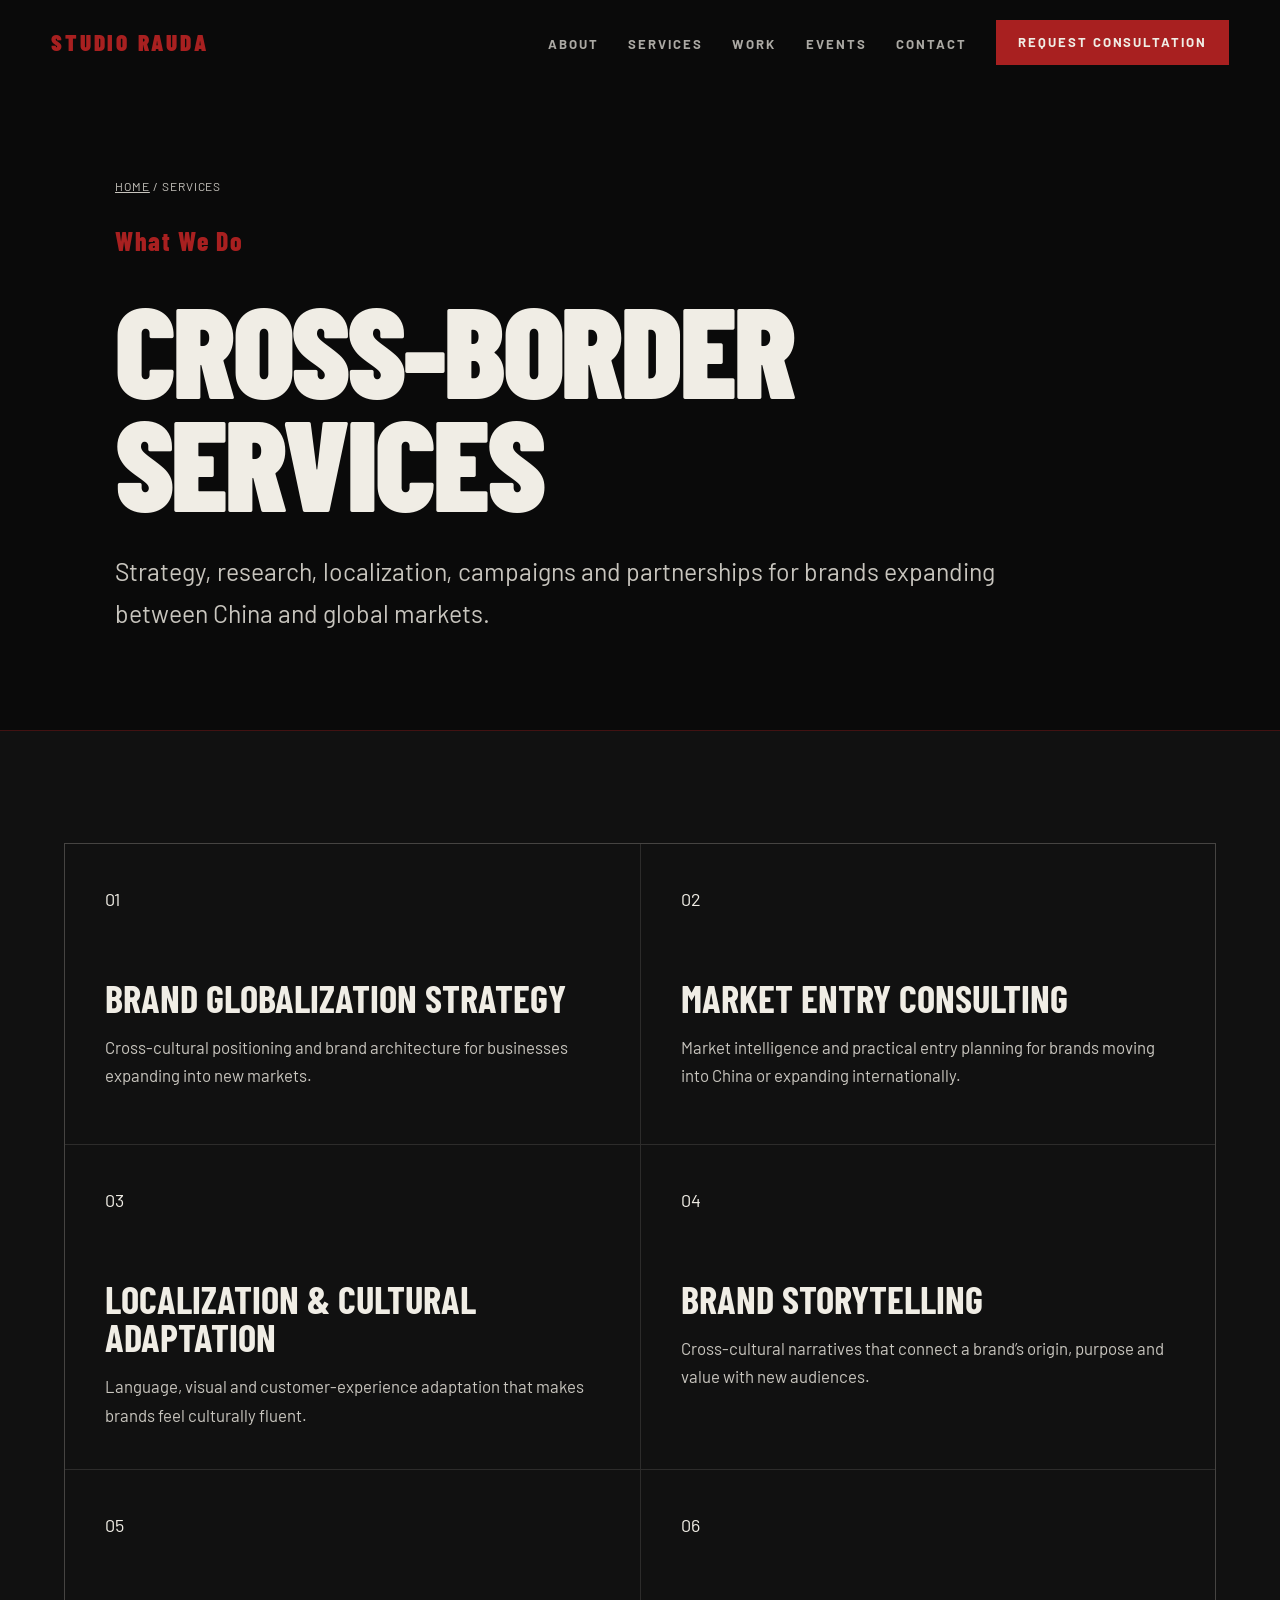
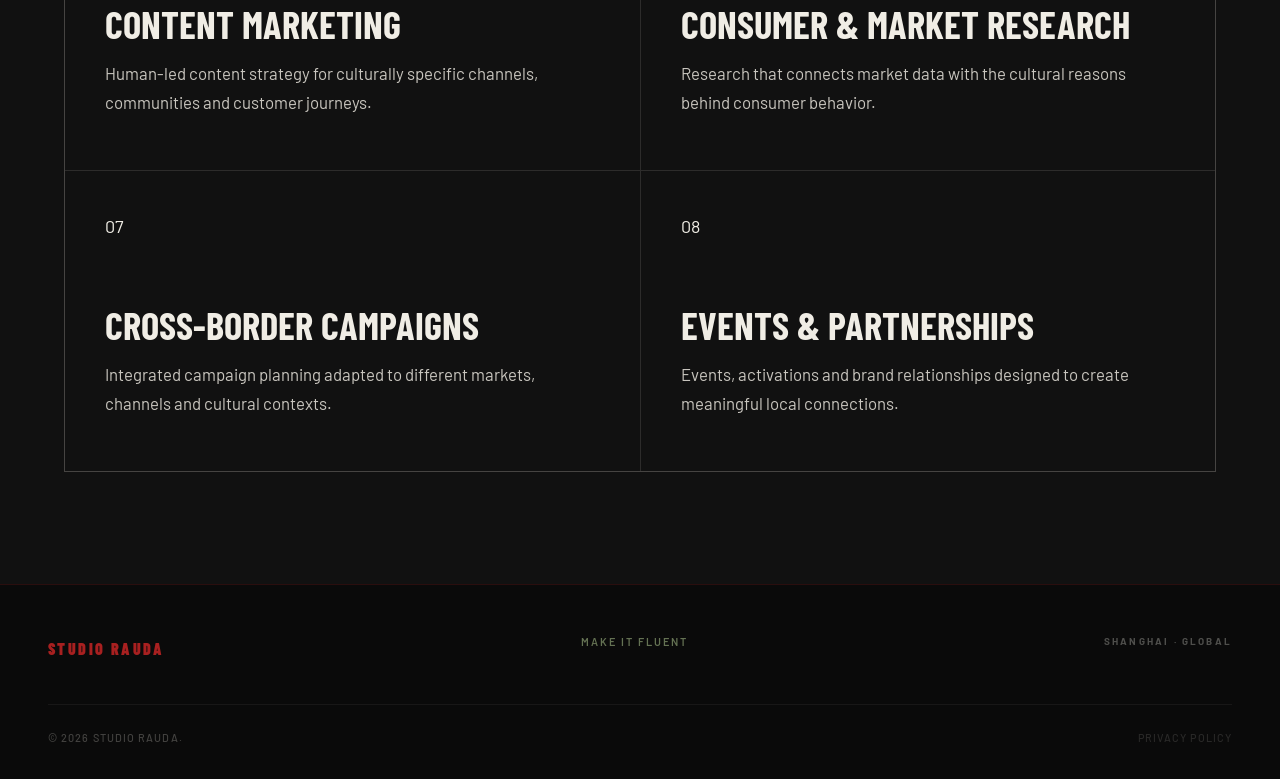
<file: services/index.html>
<!DOCTYPE html>
<html lang="en">
<head>
<meta charset="UTF-8">
<meta name="viewport" content="width=device-width, initial-scale=1.0">
<title>Cross-Border Consulting Services | Studio Rauda</title>
<meta name="description" content="Explore Studio Rauda services for market entry, brand localization, research, storytelling, campaigns, content and partnerships.">
<meta name="robots" content="index, follow, max-image-preview:large">
<link rel="canonical" href="https://www.studiorauda.com/services/">
<meta property="og:type" content="website"><meta property="og:site_name" content="Studio Rauda"><meta property="og:title" content="Cross-Border Consulting Services | Studio Rauda"><meta property="og:description" content="Explore Studio Rauda services for market entry, brand localization, research, storytelling, campaigns, content and partnerships."><meta property="og:url" content="https://www.studiorauda.com/services/"><meta property="og:image" content="https://www.studiorauda.com/assets/images/social-preview.jpg"><meta property="og:image:alt" content="Studio Rauda cross-border brand consultancy">
<meta name="twitter:card" content="summary_large_image"><meta name="twitter:title" content="Cross-Border Consulting Services | Studio Rauda"><meta name="twitter:description" content="Explore Studio Rauda services for market entry, brand localization, research, storytelling, campaigns, content and partnerships."><meta name="twitter:image" content="https://www.studiorauda.com/assets/images/social-preview.jpg">
<meta name="theme-color" content="#0A0A0A"><link rel="icon" href="../assets/images/favicon.svg" type="image/svg+xml">
<link rel="preconnect" href="https://fonts.googleapis.com"><link rel="preconnect" href="https://fonts.gstatic.com" crossorigin><link href="https://fonts.googleapis.com/css2?family=Barlow+Condensed:wght@400;600;700;800;900&amp;family=Barlow:wght@300;400;500;600&amp;display=swap" rel="stylesheet">
<link rel="stylesheet" href="../assets/css/style.css">
<script type="application/ld+json">{"@context":"https://schema.org","@graph":[{"@type":"WebPage","@id":"https://www.studiorauda.com/services/#webpage","url":"https://www.studiorauda.com/services/","name":"Cross-Border Consulting Services | Studio Rauda","description":"Strategy, research, localization, campaigns and partnerships for brands expanding between China and global markets.","isPartOf":{"@id":"https://www.studiorauda.com/#website"},"about":{"@id":"https://www.studiorauda.com/#organization"},"inLanguage":"en"},{"@type":"BreadcrumbList","@id":"https://www.studiorauda.com/services/#breadcrumb","itemListElement":[{"@type":"ListItem","position":1,"name":"Home","item":"https://www.studiorauda.com/"},{"@type":"ListItem","position":2,"name":"Services","item":"https://www.studiorauda.com/services/"}]}]}</script>
</head>
<body>
<a class="skip-link" href="#main-content">Skip to main content</a>
<nav id="mainNav" aria-label="Main navigation">
  <a class="nav-logo" href="../index.html" aria-label="Studio Rauda home">Studio Rauda</a>
  <ul class="nav-links" id="navLinks">
    <li><a href="../about.html">About</a></li>
    <li><a href="../services/index.html">Services</a></li>
    <li><a href="../case-studies.html">Work</a></li>
    <li><a href="../index.html#join-event">Events</a></li>
    <li><a href="../index.html#contact">Contact</a></li>
    <li><a href="../request-consultation.html" class="nav-cta">Request Consultation</a></li>
  </ul>
  <button class="nav-hamburger" id="navHamburger" aria-label="Toggle navigation menu" aria-expanded="false" aria-controls="navLinks"><span></span><span></span><span></span></button>
</nav>
<main id="main-content"><section class="detail-hero"><div class="container"><nav class="breadcrumb" aria-label="Breadcrumb"><a href="../index.html">Home</a> / Services</nav><p class="detail-kicker">What We Do</p><h1 class="detail-title">Cross-Border Services</h1><p class="detail-lede">Strategy, research, localization, campaigns and partnerships for brands expanding between China and global markets.</p></div></section><section class="detail-section dark"><div class="container"><div class="page-card-grid"><a class="page-card" href="brand-globalization-strategy.html"><span>01</span><h2>Brand Globalization Strategy</h2><p>Cross-cultural positioning and brand architecture for businesses expanding into new markets.</p></a><a class="page-card" href="market-entry-consulting.html"><span>02</span><h2>Market Entry Consulting</h2><p>Market intelligence and practical entry planning for brands moving into China or expanding internationally.</p></a><a class="page-card" href="localization-cultural-adaptation.html"><span>03</span><h2>Localization & Cultural Adaptation</h2><p>Language, visual and customer-experience adaptation that makes brands feel culturally fluent.</p></a><a class="page-card" href="brand-storytelling.html"><span>04</span><h2>Brand Storytelling</h2><p>Cross-cultural narratives that connect a brand’s origin, purpose and value with new audiences.</p></a><a class="page-card" href="content-marketing.html"><span>05</span><h2>Content Marketing</h2><p>Human-led content strategy for culturally specific channels, communities and customer journeys.</p></a><a class="page-card" href="consumer-market-research.html"><span>06</span><h2>Consumer & Market Research</h2><p>Research that connects market data with the cultural reasons behind consumer behavior.</p></a><a class="page-card" href="cross-border-campaigns.html"><span>07</span><h2>Cross-Border Campaigns</h2><p>Integrated campaign planning adapted to different markets, channels and cultural contexts.</p></a><a class="page-card" href="events-partnerships.html"><span>08</span><h2>Events & Partnerships</h2><p>Events, activations and brand relationships designed to create meaningful local connections.</p></a></div></div></section></main>
<footer>
  <div class="footer-top"><div><span class="footer-logo">Studio Rauda</span></div><span class="footer-tagline">Make It Fluent</span><div class="footer-social"><p class="footer-social-label">Shanghai · Global</p></div></div>
  <div class="footer-bottom"><span class="footer-copy">© 2026 Studio Rauda.</span><span class="footer-copy"><a class="footer-legal" href="../privacy-policy.html">Privacy Policy</a></span></div>
</footer>
<script src="../assets/js/main.js" defer></script>
</body>
</html>
</file>
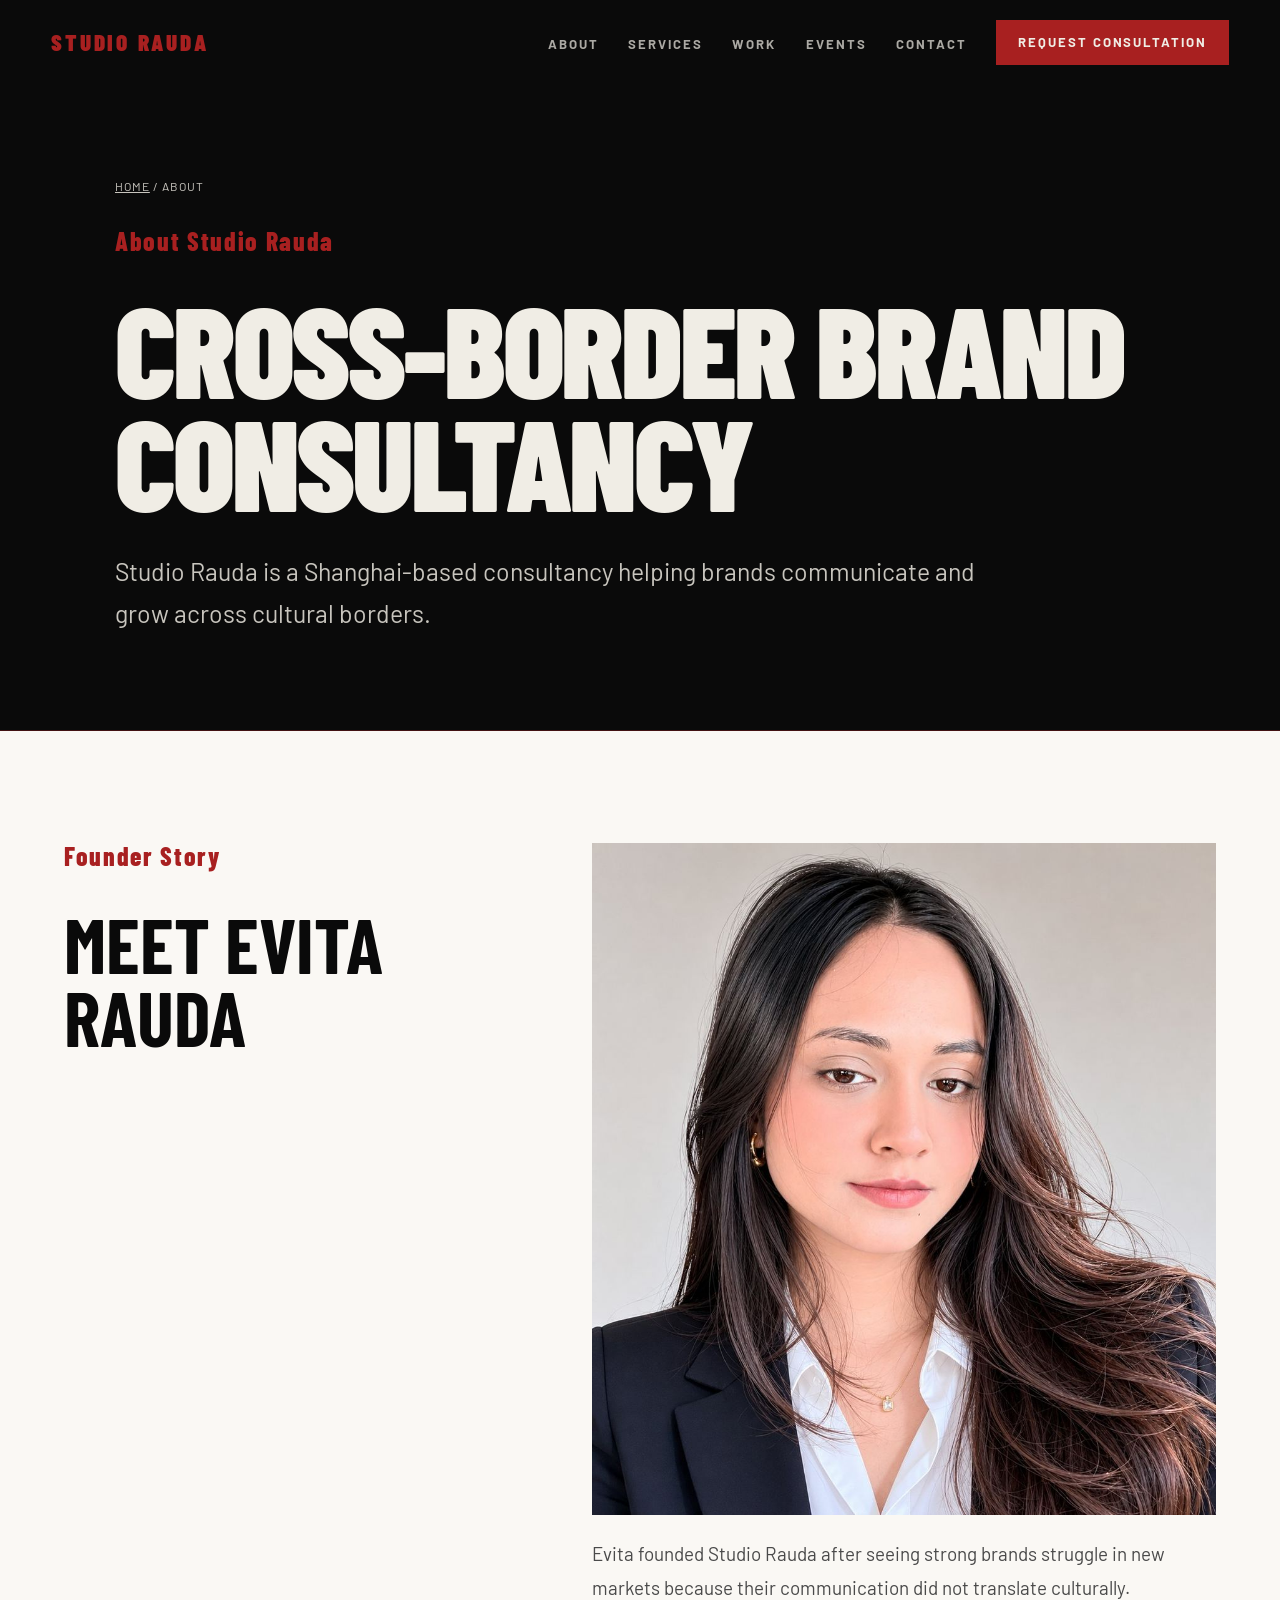
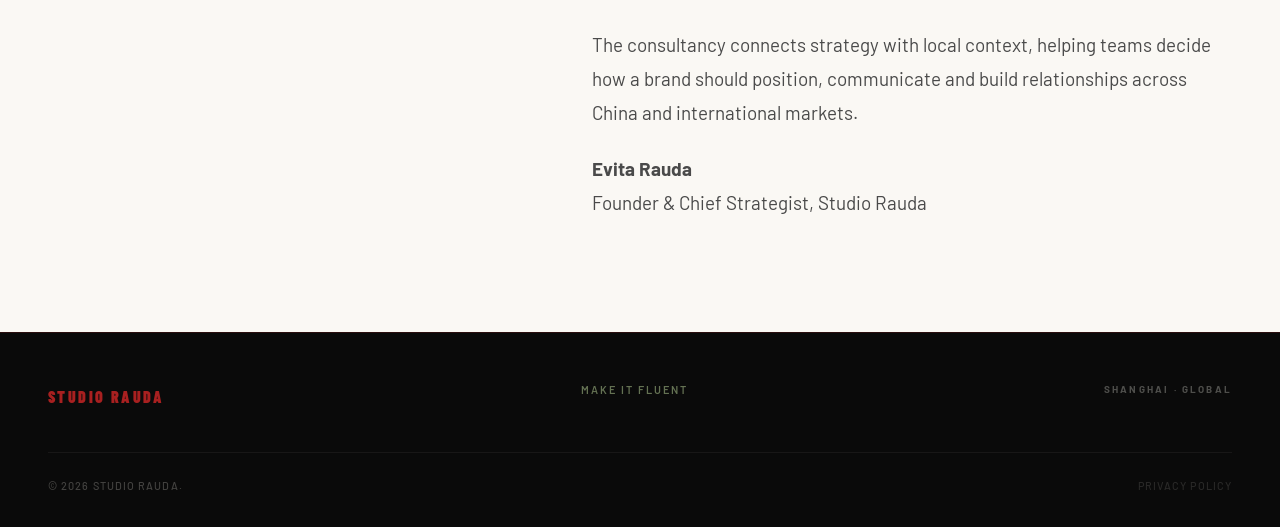
<file: about.html>
<!DOCTYPE html>
<html lang="en">
<head>
<meta charset="UTF-8">
<meta name="viewport" content="width=device-width, initial-scale=1.0">
<title>About Studio Rauda | Cross-Border Brand Consultancy</title>
<meta name="description" content="Meet Evita Rauda and learn how Studio Rauda helps brands navigate strategy, localization and growth across China and global markets.">
<meta name="robots" content="index, follow, max-image-preview:large">
<link rel="canonical" href="https://www.studiorauda.com/about.html">
<meta property="og:type" content="website"><meta property="og:site_name" content="Studio Rauda"><meta property="og:title" content="About Studio Rauda | Cross-Border Brand Consultancy"><meta property="og:description" content="Meet Evita Rauda and learn how Studio Rauda helps brands navigate strategy, localization and growth across China and global markets."><meta property="og:url" content="https://www.studiorauda.com/about.html"><meta property="og:image" content="https://www.studiorauda.com/assets/images/social-preview.jpg"><meta property="og:image:alt" content="Studio Rauda cross-border brand consultancy">
<meta name="twitter:card" content="summary_large_image"><meta name="twitter:title" content="About Studio Rauda | Cross-Border Brand Consultancy"><meta name="twitter:description" content="Meet Evita Rauda and learn how Studio Rauda helps brands navigate strategy, localization and growth across China and global markets."><meta name="twitter:image" content="https://www.studiorauda.com/assets/images/social-preview.jpg">
<meta name="theme-color" content="#0A0A0A"><link rel="icon" href="assets/images/favicon.svg" type="image/svg+xml">
<link rel="preconnect" href="https://fonts.googleapis.com"><link rel="preconnect" href="https://fonts.gstatic.com" crossorigin><link href="https://fonts.googleapis.com/css2?family=Barlow+Condensed:wght@400;600;700;800;900&amp;family=Barlow:wght@300;400;500;600&amp;display=swap" rel="stylesheet">
<link rel="stylesheet" href="assets/css/style.css">
<script type="application/ld+json">{"@context":"https://schema.org","@graph":[{"@type":"AboutPage","@id":"https://www.studiorauda.com/about.html#webpage","url":"https://www.studiorauda.com/about.html","name":"About Studio Rauda | Cross-Border Brand Consultancy","description":"Meet Evita Rauda and learn how Studio Rauda helps brands navigate strategy, localization and growth across China and global markets.","isPartOf":{"@id":"https://www.studiorauda.com/#website"},"about":{"@id":"https://www.studiorauda.com/#organization"},"inLanguage":"en"},{"@type":"BreadcrumbList","@id":"https://www.studiorauda.com/about.html#breadcrumb","itemListElement":[{"@type":"ListItem","position":1,"name":"Home","item":"https://www.studiorauda.com/"},{"@type":"ListItem","position":2,"name":"About","item":"https://www.studiorauda.com/about.html"}]}]}</script>
</head>
<body>
<a class="skip-link" href="#main-content">Skip to main content</a>
<nav id="mainNav" aria-label="Main navigation">
  <a class="nav-logo" href="index.html" aria-label="Studio Rauda home">Studio Rauda</a>
  <ul class="nav-links" id="navLinks">
    <li><a href="about.html">About</a></li>
    <li><a href="services/index.html">Services</a></li>
    <li><a href="case-studies.html">Work</a></li>
    <li><a href="index.html#join-event">Events</a></li>
    <li><a href="index.html#contact">Contact</a></li>
    <li><a href="request-consultation.html" class="nav-cta">Request Consultation</a></li>
  </ul>
  <button class="nav-hamburger" id="navHamburger" aria-label="Toggle navigation menu" aria-expanded="false" aria-controls="navLinks"><span></span><span></span><span></span></button>
</nav>
<main id="main-content"><section class="detail-hero"><div class="container"><nav class="breadcrumb" aria-label="Breadcrumb"><a href="index.html">Home</a> / About</nav><p class="detail-kicker">About Studio Rauda</p><h1 class="detail-title">Cross-Border Brand Consultancy</h1><p class="detail-lede">Studio Rauda is a Shanghai-based consultancy helping brands communicate and grow across cultural borders.</p></div></section><section class="detail-section"><div class="container detail-grid"><div><p class="detail-kicker">Founder Story</p><h2 class="detail-heading">Meet Evita Rauda</h2></div><div class="detail-copy"><img src="assets/images/evita-rauda.jpg" width="1000" height="1077" alt="Evita Rauda, founder and chief strategist of Studio Rauda" loading="lazy" decoding="async"><p>Evita founded Studio Rauda after seeing strong brands struggle in new markets because their communication did not translate culturally.</p><p>The consultancy connects strategy with local context, helping teams decide how a brand should position, communicate and build relationships across China and international markets.</p><p><strong>Evita Rauda</strong><br>Founder &amp; Chief Strategist, Studio Rauda</p></div></div></section></main>
<footer>
  <div class="footer-top"><div><span class="footer-logo">Studio Rauda</span></div><span class="footer-tagline">Make It Fluent</span><div class="footer-social"><p class="footer-social-label">Shanghai · Global</p></div></div>
  <div class="footer-bottom"><span class="footer-copy">© 2026 Studio Rauda.</span><span class="footer-copy"><a class="footer-legal" href="privacy-policy.html">Privacy Policy</a></span></div>
</footer>
<script src="assets/js/main.js" defer></script>
</body>
</html>
</file>
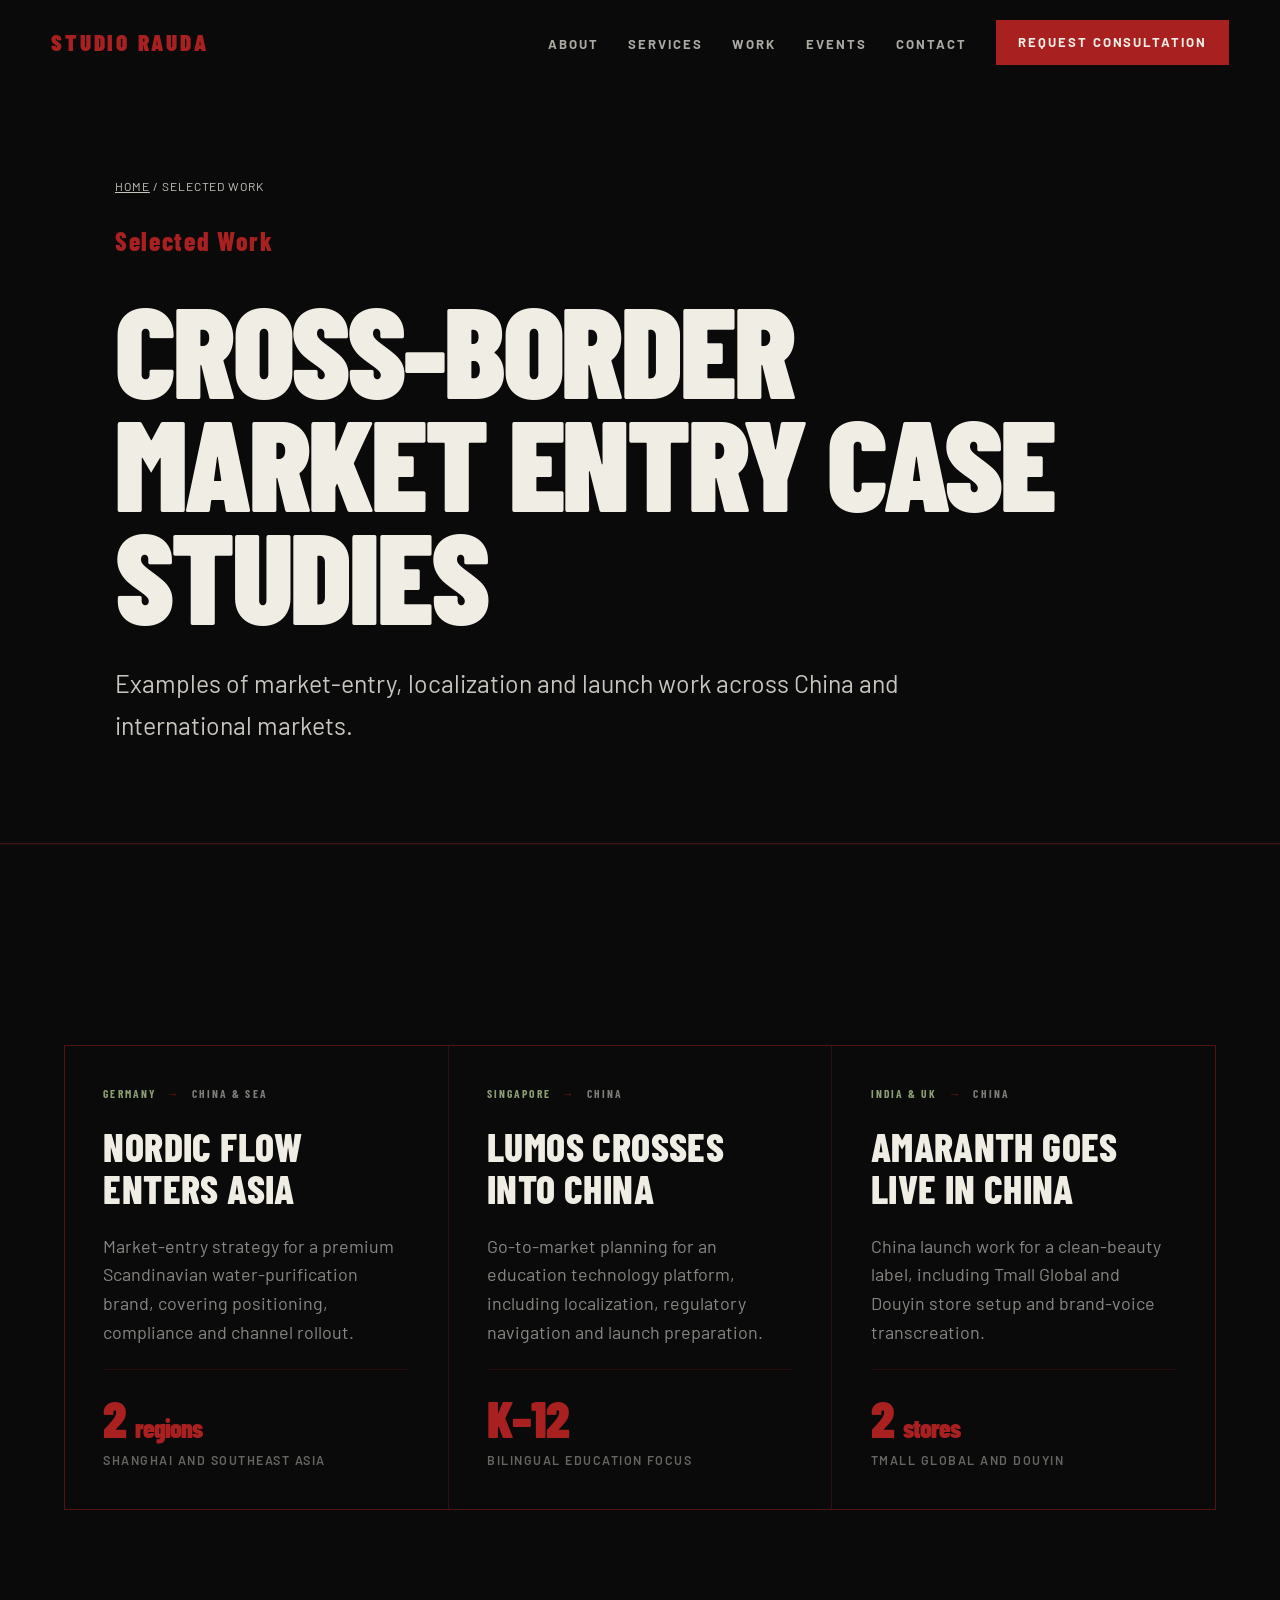
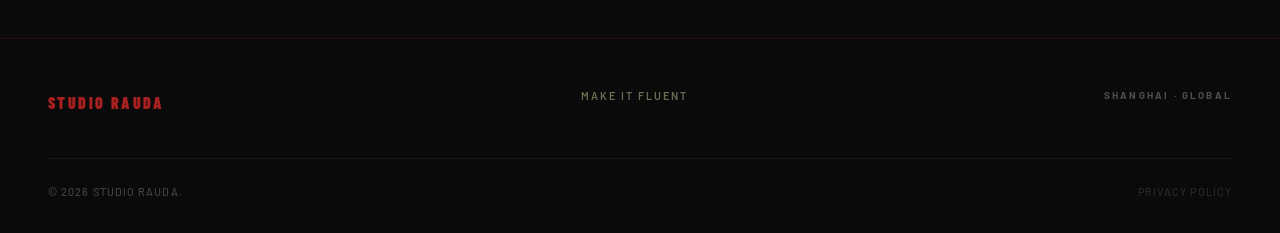
<file: case-studies.html>
<!DOCTYPE html>
<html lang="en">
<head>
<meta charset="UTF-8">
<meta name="viewport" content="width=device-width, initial-scale=1.0">
<title>Cross-Border Brand Case Studies | Studio Rauda</title>
<meta name="description" content="Explore Studio Rauda market-entry, localization and launch work spanning China, Southeast Asia and international brands.">
<meta name="robots" content="index, follow, max-image-preview:large">
<link rel="canonical" href="https://www.studiorauda.com/case-studies.html">
<meta property="og:type" content="website"><meta property="og:site_name" content="Studio Rauda"><meta property="og:title" content="Cross-Border Brand Case Studies | Studio Rauda"><meta property="og:description" content="Explore Studio Rauda market-entry, localization and launch work spanning China, Southeast Asia and international brands."><meta property="og:url" content="https://www.studiorauda.com/case-studies.html"><meta property="og:image" content="https://www.studiorauda.com/assets/images/social-preview.jpg"><meta property="og:image:alt" content="Studio Rauda cross-border brand consultancy">
<meta name="twitter:card" content="summary_large_image"><meta name="twitter:title" content="Cross-Border Brand Case Studies | Studio Rauda"><meta name="twitter:description" content="Explore Studio Rauda market-entry, localization and launch work spanning China, Southeast Asia and international brands."><meta name="twitter:image" content="https://www.studiorauda.com/assets/images/social-preview.jpg">
<meta name="theme-color" content="#0A0A0A"><link rel="icon" href="assets/images/favicon.svg" type="image/svg+xml">
<link rel="preconnect" href="https://fonts.googleapis.com"><link rel="preconnect" href="https://fonts.gstatic.com" crossorigin><link href="https://fonts.googleapis.com/css2?family=Barlow+Condensed:wght@400;600;700;800;900&amp;family=Barlow:wght@300;400;500;600&amp;display=swap" rel="stylesheet">
<link rel="stylesheet" href="assets/css/style.css">
<script type="application/ld+json">{"@context":"https://schema.org","@graph":[{"@type":"CollectionPage","@id":"https://www.studiorauda.com/case-studies.html#webpage","url":"https://www.studiorauda.com/case-studies.html","name":"Cross-Border Brand Case Studies | Studio Rauda","description":"Examples of market-entry, localization and launch work across China and international markets.","isPartOf":{"@id":"https://www.studiorauda.com/#website"},"about":{"@id":"https://www.studiorauda.com/#organization"},"inLanguage":"en"},{"@type":"BreadcrumbList","@id":"https://www.studiorauda.com/case-studies.html#breadcrumb","itemListElement":[{"@type":"ListItem","position":1,"name":"Home","item":"https://www.studiorauda.com/"},{"@type":"ListItem","position":2,"name":"Selected Work","item":"https://www.studiorauda.com/case-studies.html"}]}]}</script>
</head>
<body>
<a class="skip-link" href="#main-content">Skip to main content</a>
<nav id="mainNav" aria-label="Main navigation">
  <a class="nav-logo" href="index.html" aria-label="Studio Rauda home">Studio Rauda</a>
  <ul class="nav-links" id="navLinks">
    <li><a href="about.html">About</a></li>
    <li><a href="services/index.html">Services</a></li>
    <li><a href="case-studies.html">Work</a></li>
    <li><a href="index.html#join-event">Events</a></li>
    <li><a href="index.html#contact">Contact</a></li>
    <li><a href="request-consultation.html" class="nav-cta">Request Consultation</a></li>
  </ul>
  <button class="nav-hamburger" id="navHamburger" aria-label="Toggle navigation menu" aria-expanded="false" aria-controls="navLinks"><span></span><span></span><span></span></button>
</nav>
<main id="main-content"><section class="detail-hero"><div class="container"><nav class="breadcrumb" aria-label="Breadcrumb"><a href="index.html">Home</a> / Selected Work</nav><p class="detail-kicker">Selected Work</p><h1 class="detail-title">Cross-Border Market Entry Case Studies</h1><p class="detail-lede">Examples of market-entry, localization and launch work across China and international markets.</p></div></section><section class="case-studies-section"><div class="container"><div class="case-grid"><article class="case-card"><div class="case-route"><span class="from">Germany</span><span class="arrow">→</span><span class="to">China &amp; SEA</span></div><h2 class="case-title">Nordic Flow Enters Asia</h2><p class="case-outcome">Market-entry strategy for a premium Scandinavian water-purification brand, covering positioning, compliance and channel rollout.</p><div class="case-stat"><div class="case-stat-num">2 <span style="font-size:1.6rem">regions</span></div><p class="case-stat-label">Shanghai and Southeast Asia</p></div></article><article class="case-card"><div class="case-route"><span class="from">Singapore</span><span class="arrow">→</span><span class="to">China</span></div><h2 class="case-title">Lumos Crosses Into China</h2><p class="case-outcome">Go-to-market planning for an education technology platform, including localization, regulatory navigation and launch preparation.</p><div class="case-stat"><div class="case-stat-num">K–12</div><p class="case-stat-label">Bilingual education focus</p></div></article><article class="case-card"><div class="case-route"><span class="from">India &amp; UK</span><span class="arrow">→</span><span class="to">China</span></div><h2 class="case-title">Amaranth Goes Live in China</h2><p class="case-outcome">China launch work for a clean-beauty label, including Tmall Global and Douyin store setup and brand-voice transcreation.</p><div class="case-stat"><div class="case-stat-num">2 <span style="font-size:1.6rem">stores</span></div><p class="case-stat-label">Tmall Global and Douyin</p></div></article></div></div></section></main>
<footer>
  <div class="footer-top"><div><span class="footer-logo">Studio Rauda</span></div><span class="footer-tagline">Make It Fluent</span><div class="footer-social"><p class="footer-social-label">Shanghai · Global</p></div></div>
  <div class="footer-bottom"><span class="footer-copy">© 2026 Studio Rauda.</span><span class="footer-copy"><a class="footer-legal" href="privacy-policy.html">Privacy Policy</a></span></div>
</footer>
<script src="assets/js/main.js" defer></script>
</body>
</html>
</file>
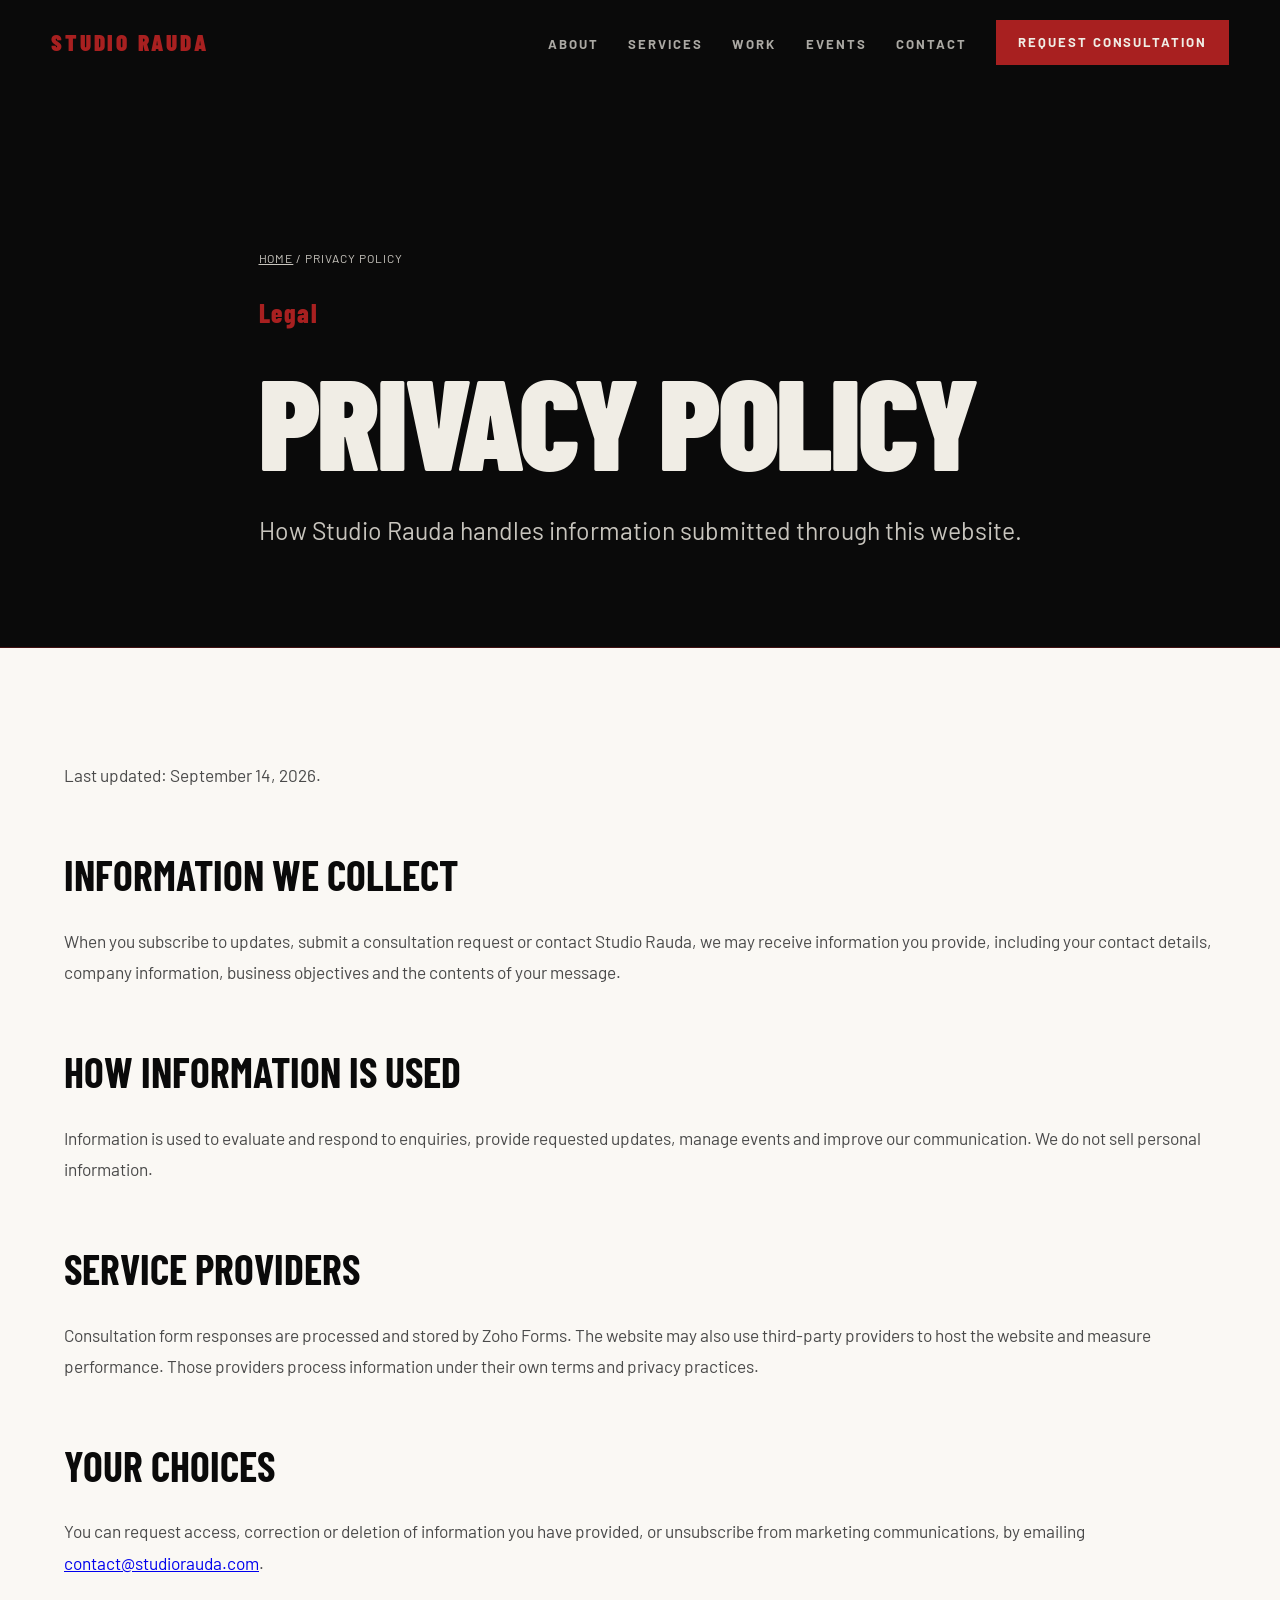
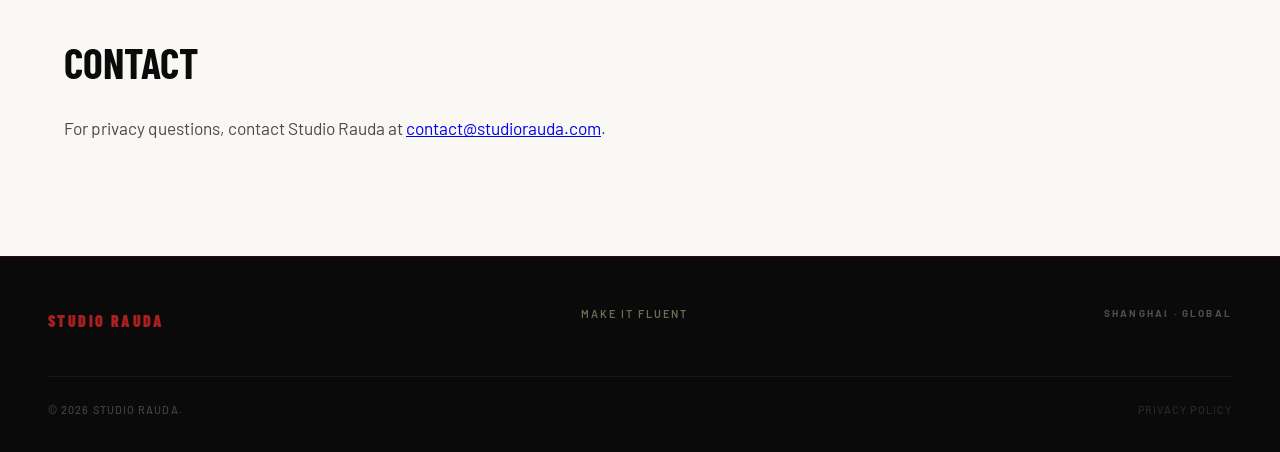
<file: privacy-policy.html>
<!DOCTYPE html>
<html lang="en">
<head>
<meta charset="UTF-8">
<meta name="viewport" content="width=device-width, initial-scale=1.0">
<title>Privacy Policy | Studio Rauda</title>
<meta name="description" content="Read the Studio Rauda privacy policy and learn how information submitted through this website is handled.">
<meta name="robots" content="index, follow, max-image-preview:large">
<link rel="canonical" href="https://www.studiorauda.com/privacy-policy.html">
<meta property="og:type" content="website"><meta property="og:site_name" content="Studio Rauda"><meta property="og:title" content="Privacy Policy | Studio Rauda"><meta property="og:description" content="Read the Studio Rauda privacy policy and learn how information submitted through this website is handled."><meta property="og:url" content="https://www.studiorauda.com/privacy-policy.html"><meta property="og:image" content="https://www.studiorauda.com/assets/images/social-preview.jpg"><meta property="og:image:alt" content="Studio Rauda cross-border brand consultancy">
<meta name="twitter:card" content="summary_large_image"><meta name="twitter:title" content="Privacy Policy | Studio Rauda"><meta name="twitter:description" content="Read the Studio Rauda privacy policy and learn how information submitted through this website is handled."><meta name="twitter:image" content="https://www.studiorauda.com/assets/images/social-preview.jpg">
<meta name="theme-color" content="#0A0A0A"><link rel="icon" href="assets/images/favicon.svg" type="image/svg+xml">
<link rel="preconnect" href="https://fonts.googleapis.com"><link rel="preconnect" href="https://fonts.gstatic.com" crossorigin><link href="https://fonts.googleapis.com/css2?family=Barlow+Condensed:wght@400;600;700;800;900&amp;family=Barlow:wght@300;400;500;600&amp;display=swap" rel="stylesheet">
<link rel="stylesheet" href="assets/css/style.css">
<script type="application/ld+json">{"@context":"https://schema.org","@graph":[{"@type":"WebPage","@id":"https://www.studiorauda.com/privacy-policy.html#webpage","url":"https://www.studiorauda.com/privacy-policy.html","name":"Privacy Policy | Studio Rauda","description":"How Studio Rauda handles information submitted through this website.","isPartOf":{"@id":"https://www.studiorauda.com/#website"},"about":{"@id":"https://www.studiorauda.com/#organization"},"inLanguage":"en"},{"@type":"BreadcrumbList","@id":"https://www.studiorauda.com/privacy-policy.html#breadcrumb","itemListElement":[{"@type":"ListItem","position":1,"name":"Home","item":"https://www.studiorauda.com/"},{"@type":"ListItem","position":2,"name":"Privacy Policy","item":"https://www.studiorauda.com/privacy-policy.html"}]}]}</script>
</head>
<body>
<a class="skip-link" href="#main-content">Skip to main content</a>
<nav id="mainNav" aria-label="Main navigation">
  <a class="nav-logo" href="index.html" aria-label="Studio Rauda home">Studio Rauda</a>
  <ul class="nav-links" id="navLinks">
    <li><a href="about.html">About</a></li>
    <li><a href="services/index.html">Services</a></li>
    <li><a href="case-studies.html">Work</a></li>
    <li><a href="index.html#join-event">Events</a></li>
    <li><a href="index.html#contact">Contact</a></li>
    <li><a href="request-consultation.html" class="nav-cta">Request Consultation</a></li>
  </ul>
  <button class="nav-hamburger" id="navHamburger" aria-label="Toggle navigation menu" aria-expanded="false" aria-controls="navLinks"><span></span><span></span><span></span></button>
</nav>
<main id="main-content"><section class="detail-hero"><div class="container"><nav class="breadcrumb" aria-label="Breadcrumb"><a href="index.html">Home</a> / Privacy Policy</nav><p class="detail-kicker">Legal</p><h1 class="detail-title">Privacy Policy</h1><p class="detail-lede">How Studio Rauda handles information submitted through this website.</p></div></section><section class="detail-section"><div class="container legal-copy"><p>Last updated: September 14, 2026.</p><h2>Information we collect</h2><p>When you subscribe to updates, submit a consultation request or contact Studio Rauda, we may receive information you provide, including your contact details, company information, business objectives and the contents of your message.</p><h2>How information is used</h2><p>Information is used to evaluate and respond to enquiries, provide requested updates, manage events and improve our communication. We do not sell personal information.</p><h2>Service providers</h2><p>Consultation form responses are processed and stored by Zoho Forms. The website may also use third-party providers to host the website and measure performance. Those providers process information under their own terms and privacy practices.</p><h2>Your choices</h2><p>You can request access, correction or deletion of information you have provided, or unsubscribe from marketing communications, by emailing <a href="mailto:contact@studiorauda.com">contact@studiorauda.com</a>.</p><h2>Contact</h2><p>For privacy questions, contact Studio Rauda at <a href="mailto:contact@studiorauda.com">contact@studiorauda.com</a>.</p></div></section></main>
<footer>
  <div class="footer-top"><div><span class="footer-logo">Studio Rauda</span></div><span class="footer-tagline">Make It Fluent</span><div class="footer-social"><p class="footer-social-label">Shanghai · Global</p></div></div>
  <div class="footer-bottom"><span class="footer-copy">© 2026 Studio Rauda.</span><span class="footer-copy"><a class="footer-legal" href="privacy-policy.html">Privacy Policy</a></span></div>
</footer>
<script src="assets/js/main.js" defer></script>
</body>
</html>
</file>
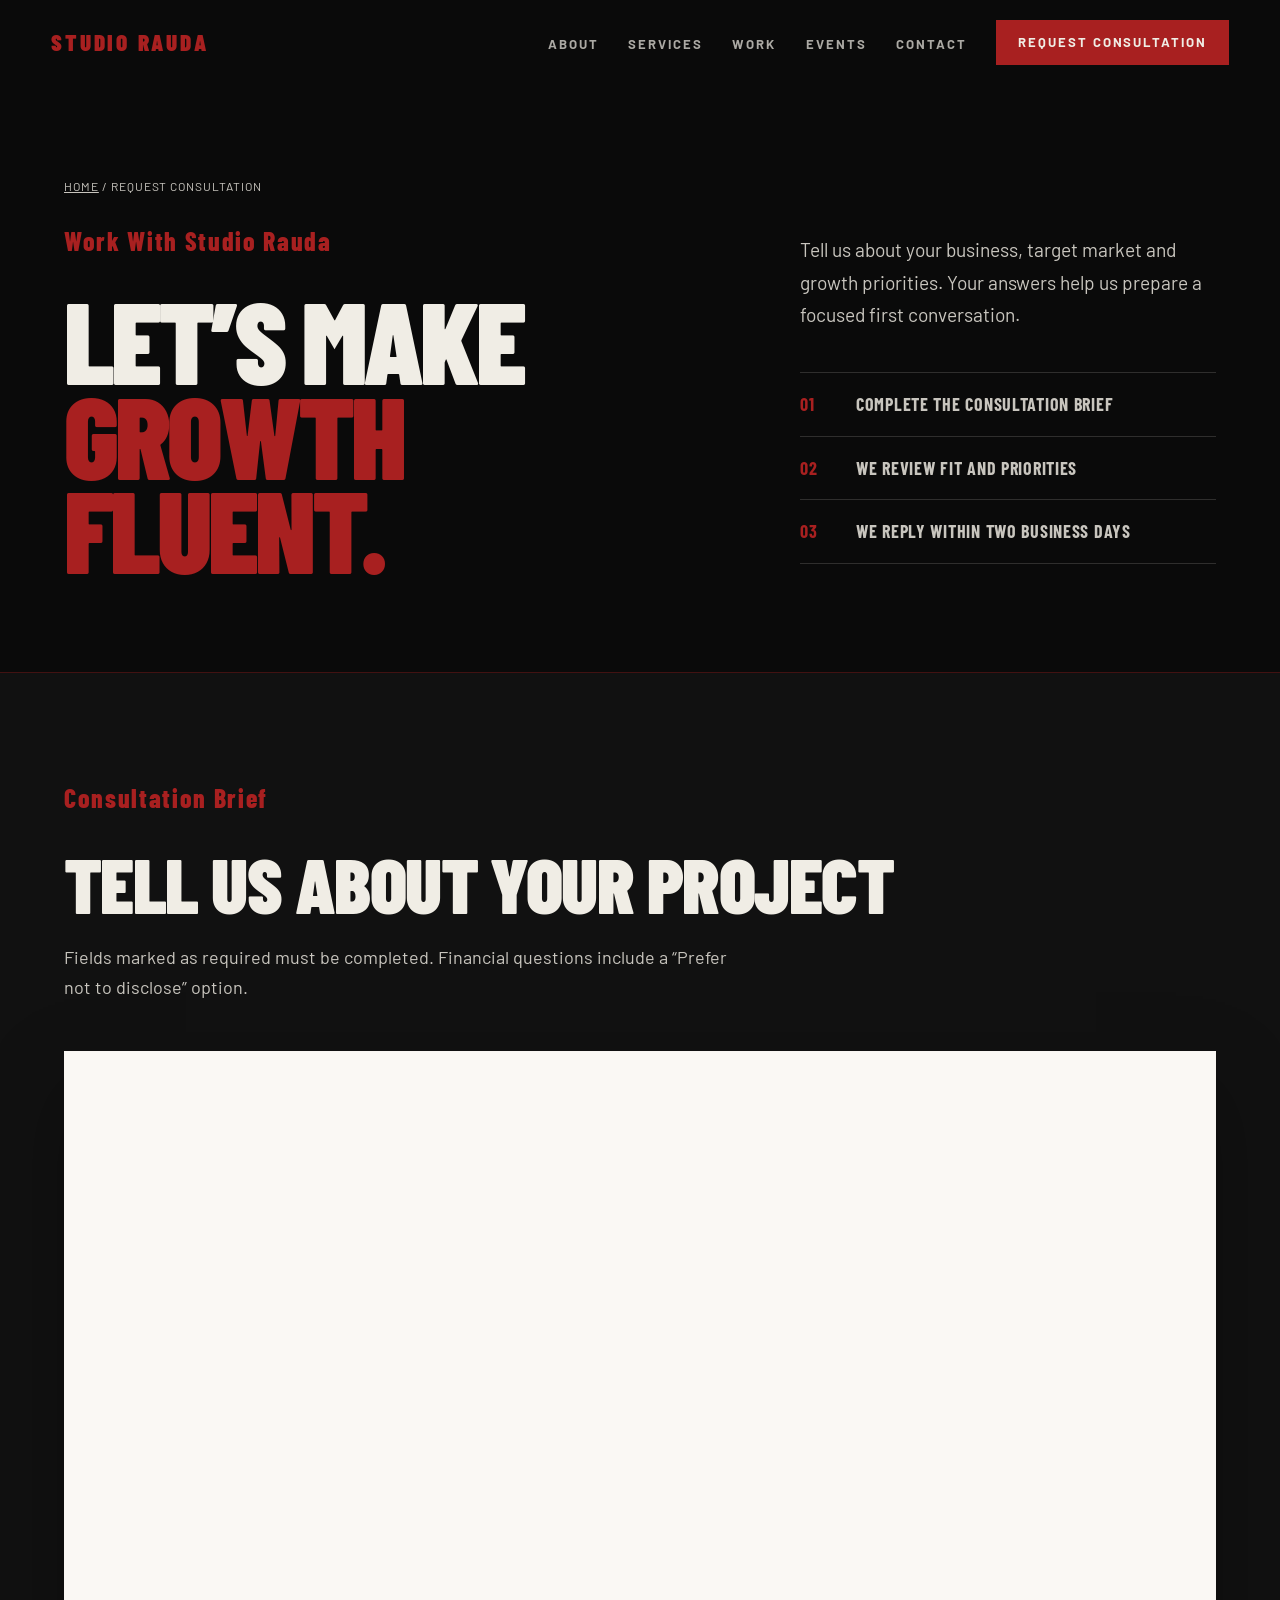
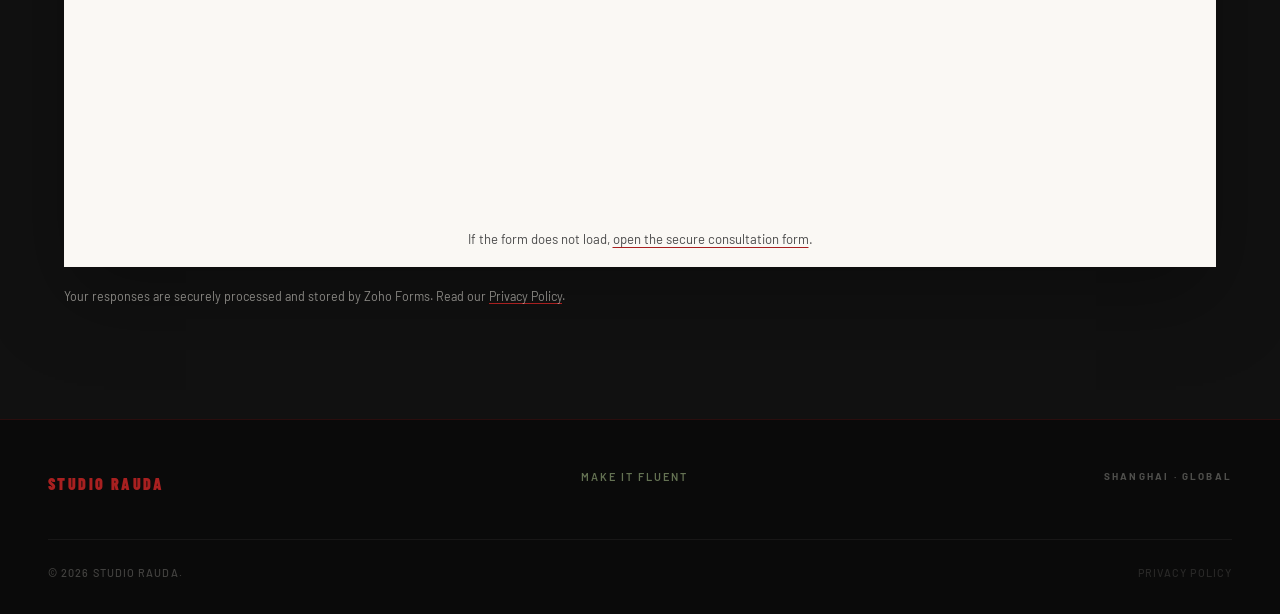
<file: request-consultation.html>
<!DOCTYPE html>
<html lang="en">
<head>
<meta charset="UTF-8">
<meta name="viewport" content="width=device-width, initial-scale=1.0">
<title>Request a Cross-Border Brand Consultation | Studio Rauda</title>
<meta name="description" content="Request a consultation with Studio Rauda for market entry, brand globalization, localization and cross-border growth strategy.">
<meta name="robots" content="index, follow, max-image-preview:large">
<link rel="canonical" href="https://www.studiorauda.com/request-consultation.html">
<meta property="og:type" content="website"><meta property="og:site_name" content="Studio Rauda"><meta property="og:title" content="Request a Cross-Border Brand Consultation | Studio Rauda"><meta property="og:description" content="Tell Studio Rauda about your business, target market and cross-border growth priorities."><meta property="og:url" content="https://www.studiorauda.com/request-consultation.html"><meta property="og:image" content="https://www.studiorauda.com/assets/images/social-preview.jpg"><meta property="og:image:alt" content="Studio Rauda cross-border brand consultancy">
<meta name="twitter:card" content="summary_large_image"><meta name="twitter:title" content="Request a Cross-Border Brand Consultation | Studio Rauda"><meta name="twitter:description" content="Tell Studio Rauda about your business, target market and cross-border growth priorities."><meta name="twitter:image" content="https://www.studiorauda.com/assets/images/social-preview.jpg">
<meta name="theme-color" content="#0A0A0A"><link rel="icon" href="assets/images/favicon.svg" type="image/svg+xml">
<link rel="preconnect" href="https://fonts.googleapis.com"><link rel="preconnect" href="https://fonts.gstatic.com" crossorigin><link href="https://fonts.googleapis.com/css2?family=Barlow+Condensed:wght@400;600;700;800;900&amp;family=Barlow:wght@300;400;500;600&amp;display=swap" rel="stylesheet">
<link rel="preconnect" href="https://forms.zohopublic.jp">
<link rel="stylesheet" href="assets/css/style.css">
<script type="application/ld+json">{"@context":"https://schema.org","@graph":[{"@type":"ContactPage","@id":"https://www.studiorauda.com/request-consultation.html#webpage","url":"https://www.studiorauda.com/request-consultation.html","name":"Request a Cross-Border Brand Consultation | Studio Rauda","description":"Request a consultation for market entry, brand globalization, localization and cross-border growth strategy.","isPartOf":{"@id":"https://www.studiorauda.com/#website"},"about":{"@id":"https://www.studiorauda.com/#organization"},"inLanguage":"en"},{"@type":"BreadcrumbList","@id":"https://www.studiorauda.com/request-consultation.html#breadcrumb","itemListElement":[{"@type":"ListItem","position":1,"name":"Home","item":"https://www.studiorauda.com/"},{"@type":"ListItem","position":2,"name":"Request Consultation","item":"https://www.studiorauda.com/request-consultation.html"}]}]}</script>
</head>
<body class="consultation-page">
<a class="skip-link" href="#main-content">Skip to main content</a>
<nav id="mainNav" aria-label="Main navigation">
  <a class="nav-logo" href="index.html" aria-label="Studio Rauda home">Studio Rauda</a>
  <ul class="nav-links" id="navLinks">
    <li><a href="about.html">About</a></li>
    <li><a href="services/index.html">Services</a></li>
    <li><a href="case-studies.html">Work</a></li>
    <li><a href="index.html#join-event">Events</a></li>
    <li><a href="index.html#contact">Contact</a></li>
    <li><a href="request-consultation.html" class="nav-cta" aria-current="page">Request Consultation</a></li>
  </ul>
  <button class="nav-hamburger" id="navHamburger" aria-label="Toggle navigation menu" aria-expanded="false" aria-controls="navLinks"><span></span><span></span><span></span></button>
</nav>
<main id="main-content">
  <section class="consultation-hero">
    <div class="container consultation-hero-grid">
      <div>
        <nav class="breadcrumb" aria-label="Breadcrumb"><a href="index.html">Home</a> / Request Consultation</nav>
        <p class="detail-kicker">Work With Studio Rauda</p>
        <h1 class="consultation-title">Let’s Make<br><span>Growth Fluent.</span></h1>
      </div>
      <div class="consultation-intro">
        <p>Tell us about your business, target market and growth priorities. Your answers help us prepare a focused first conversation.</p>
        <ul aria-label="Consultation process">
          <li><span>01</span> Complete the consultation brief</li>
          <li><span>02</span> We review fit and priorities</li>
          <li><span>03</span> We reply within two business days</li>
        </ul>
      </div>
    </div>
  </section>
  <section class="consultation-form-section" aria-labelledby="consultation-form-title">
    <div class="container">
      <div class="consultation-form-heading">
        <p class="detail-kicker">Consultation Brief</p>
        <h2 id="consultation-form-title">Tell Us About Your Project</h2>
        <p>Fields marked as required must be completed. Financial questions include a “Prefer not to disclose” option.</p>
      </div>
      <div class="zoho-form-shell">
        <iframe
          class="zoho-form-frame"
          title="Studio Rauda request consultation form"
          src="https://forms.zohopublic.jp/raudaelsewheregm1/form/StudioRaudaRequestConsultation/formperma/LxDSumsUHOEnJP30St_TmbNRozPFmKV3AoGMHZQ2A-Q"
          loading="lazy"
          referrerpolicy="strict-origin-when-cross-origin">
        </iframe>
        <p class="form-fallback">If the form does not load, <a href="https://forms.zohopublic.jp/raudaelsewheregm1/form/StudioRaudaRequestConsultation/formperma/LxDSumsUHOEnJP30St_TmbNRozPFmKV3AoGMHZQ2A-Q" target="_blank" rel="noopener noreferrer">open the secure consultation form</a>.</p>
      </div>
      <p class="consultation-privacy">Your responses are securely processed and stored by Zoho Forms. Read our <a href="privacy-policy.html">Privacy Policy</a>.</p>
    </div>
  </section>
</main>
<footer>
  <div class="footer-top"><div><span class="footer-logo">Studio Rauda</span></div><span class="footer-tagline">Make It Fluent</span><div class="footer-social"><p class="footer-social-label">Shanghai · Global</p></div></div>
  <div class="footer-bottom"><span class="footer-copy">© 2026 Studio Rauda.</span><span class="footer-copy"><a class="footer-legal" href="privacy-policy.html">Privacy Policy</a></span></div>
</footer>
<script src="assets/js/main.js" defer></script>
</body>
</html>
</file>
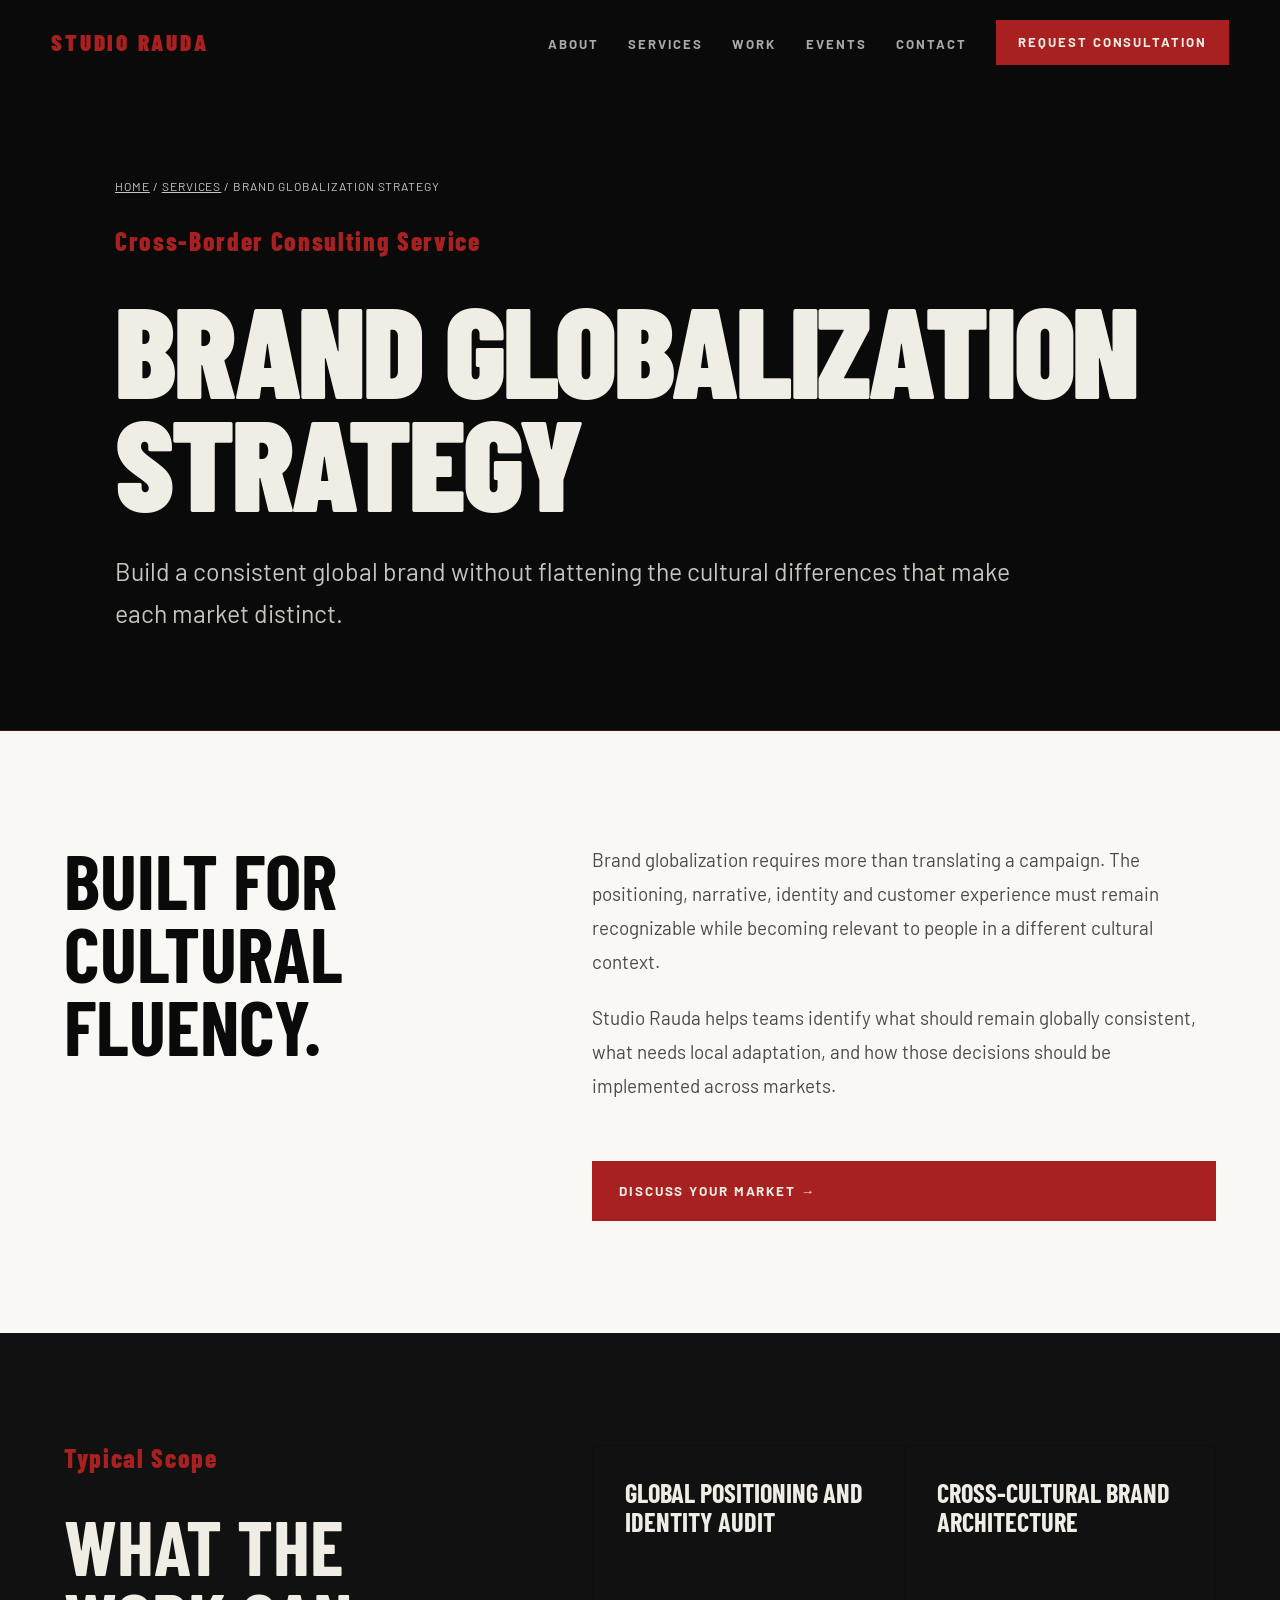
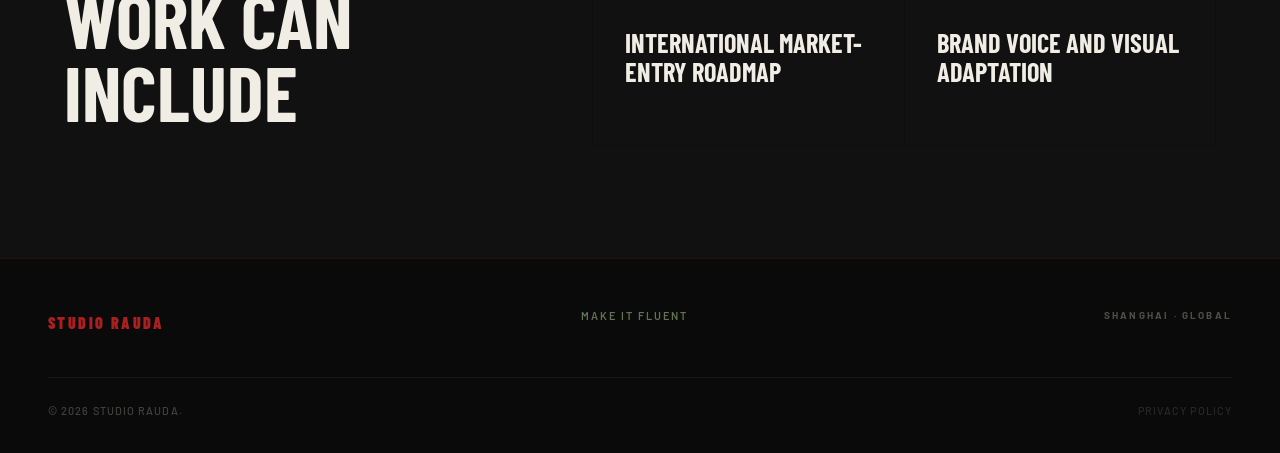
<file: services/brand-globalization-strategy.html>
<!DOCTYPE html>
<html lang="en">
<head>
<meta charset="UTF-8">
<meta name="viewport" content="width=device-width, initial-scale=1.0">
<title>Brand Globalization Strategy | Studio Rauda</title>
<meta name="description" content="Cross-cultural positioning and brand architecture for businesses expanding into new markets.">
<meta name="robots" content="index, follow, max-image-preview:large">
<link rel="canonical" href="https://www.studiorauda.com/services/brand-globalization-strategy.html">
<meta property="og:type" content="website"><meta property="og:site_name" content="Studio Rauda"><meta property="og:title" content="Brand Globalization Strategy | Studio Rauda"><meta property="og:description" content="Cross-cultural positioning and brand architecture for businesses expanding into new markets."><meta property="og:url" content="https://www.studiorauda.com/services/brand-globalization-strategy.html"><meta property="og:image" content="https://www.studiorauda.com/assets/images/social-preview.jpg"><meta property="og:image:alt" content="Studio Rauda cross-border brand consultancy">
<meta name="twitter:card" content="summary_large_image"><meta name="twitter:title" content="Brand Globalization Strategy | Studio Rauda"><meta name="twitter:description" content="Cross-cultural positioning and brand architecture for businesses expanding into new markets."><meta name="twitter:image" content="https://www.studiorauda.com/assets/images/social-preview.jpg">
<meta name="theme-color" content="#0A0A0A"><link rel="icon" href="../assets/images/favicon.svg" type="image/svg+xml">
<link rel="preconnect" href="https://fonts.googleapis.com"><link rel="preconnect" href="https://fonts.gstatic.com" crossorigin><link href="https://fonts.googleapis.com/css2?family=Barlow+Condensed:wght@400;600;700;800;900&amp;family=Barlow:wght@300;400;500;600&amp;display=swap" rel="stylesheet">
<link rel="stylesheet" href="../assets/css/style.css">
<script type="application/ld+json">{"@context":"https://schema.org","@graph":[{"@type":"Service","@id":"https://www.studiorauda.com/services/brand-globalization-strategy.html#webpage","url":"https://www.studiorauda.com/services/brand-globalization-strategy.html","name":"Brand Globalization Strategy | Studio Rauda","description":"Cross-cultural positioning and brand architecture for businesses expanding into new markets.","isPartOf":{"@id":"https://www.studiorauda.com/#website"},"about":{"@id":"https://www.studiorauda.com/#organization"},"inLanguage":"en","provider":{"@id":"https://www.studiorauda.com/#organization"},"areaServed":["China","United States","Europe","Middle East","Southeast Asia"]},{"@type":"BreadcrumbList","@id":"https://www.studiorauda.com/services/brand-globalization-strategy.html#breadcrumb","itemListElement":[{"@type":"ListItem","position":1,"name":"Home","item":"https://www.studiorauda.com/"},{"@type":"ListItem","position":2,"name":"Services","item":"https://www.studiorauda.com/services/"},{"@type":"ListItem","position":3,"name":"Brand Globalization Strategy","item":"https://www.studiorauda.com/services/brand-globalization-strategy.html"}]}]}</script>
</head>
<body>
<a class="skip-link" href="#main-content">Skip to main content</a>
<nav id="mainNav" aria-label="Main navigation">
  <a class="nav-logo" href="../index.html" aria-label="Studio Rauda home">Studio Rauda</a>
  <ul class="nav-links" id="navLinks">
    <li><a href="../about.html">About</a></li>
    <li><a href="../services/index.html">Services</a></li>
    <li><a href="../case-studies.html">Work</a></li>
    <li><a href="../index.html#join-event">Events</a></li>
    <li><a href="../index.html#contact">Contact</a></li>
    <li><a href="../request-consultation.html" class="nav-cta">Request Consultation</a></li>
  </ul>
  <button class="nav-hamburger" id="navHamburger" aria-label="Toggle navigation menu" aria-expanded="false" aria-controls="navLinks"><span></span><span></span><span></span></button>
</nav>
<main id="main-content"><section class="detail-hero"><div class="container"><nav class="breadcrumb" aria-label="Breadcrumb"><a href="../index.html">Home</a> / <a href="index.html">Services</a> / Brand Globalization Strategy</nav><p class="detail-kicker">Cross-Border Consulting Service</p><h1 class="detail-title">Brand Globalization Strategy</h1><p class="detail-lede">Build a consistent global brand without flattening the cultural differences that make each market distinct.</p></div></section>
<section class="detail-section"><div class="container detail-grid"><h2 class="detail-heading">Built for cultural fluency.</h2><div class="detail-copy"><p>Brand globalization requires more than translating a campaign. The positioning, narrative, identity and customer experience must remain recognizable while becoming relevant to people in a different cultural context.</p><p>Studio Rauda helps teams identify what should remain globally consistent, what needs local adaptation, and how those decisions should be implemented across markets.</p><a class="detail-cta" href="../request-consultation.html">Discuss your market →</a></div></div></section>
<section class="detail-section dark"><div class="container detail-grid"><div><p class="detail-kicker">Typical Scope</p><h2 class="detail-heading">What the work can include</h2></div><ul class="deliverables"><li>Global positioning and identity audit</li><li>Cross-cultural brand architecture</li><li>International market-entry roadmap</li><li>Brand voice and visual adaptation</li></ul></div></section></main>
<footer>
  <div class="footer-top"><div><span class="footer-logo">Studio Rauda</span></div><span class="footer-tagline">Make It Fluent</span><div class="footer-social"><p class="footer-social-label">Shanghai · Global</p></div></div>
  <div class="footer-bottom"><span class="footer-copy">© 2026 Studio Rauda.</span><span class="footer-copy"><a class="footer-legal" href="../privacy-policy.html">Privacy Policy</a></span></div>
</footer>
<script src="../assets/js/main.js" defer></script>
</body>
</html>
</file>
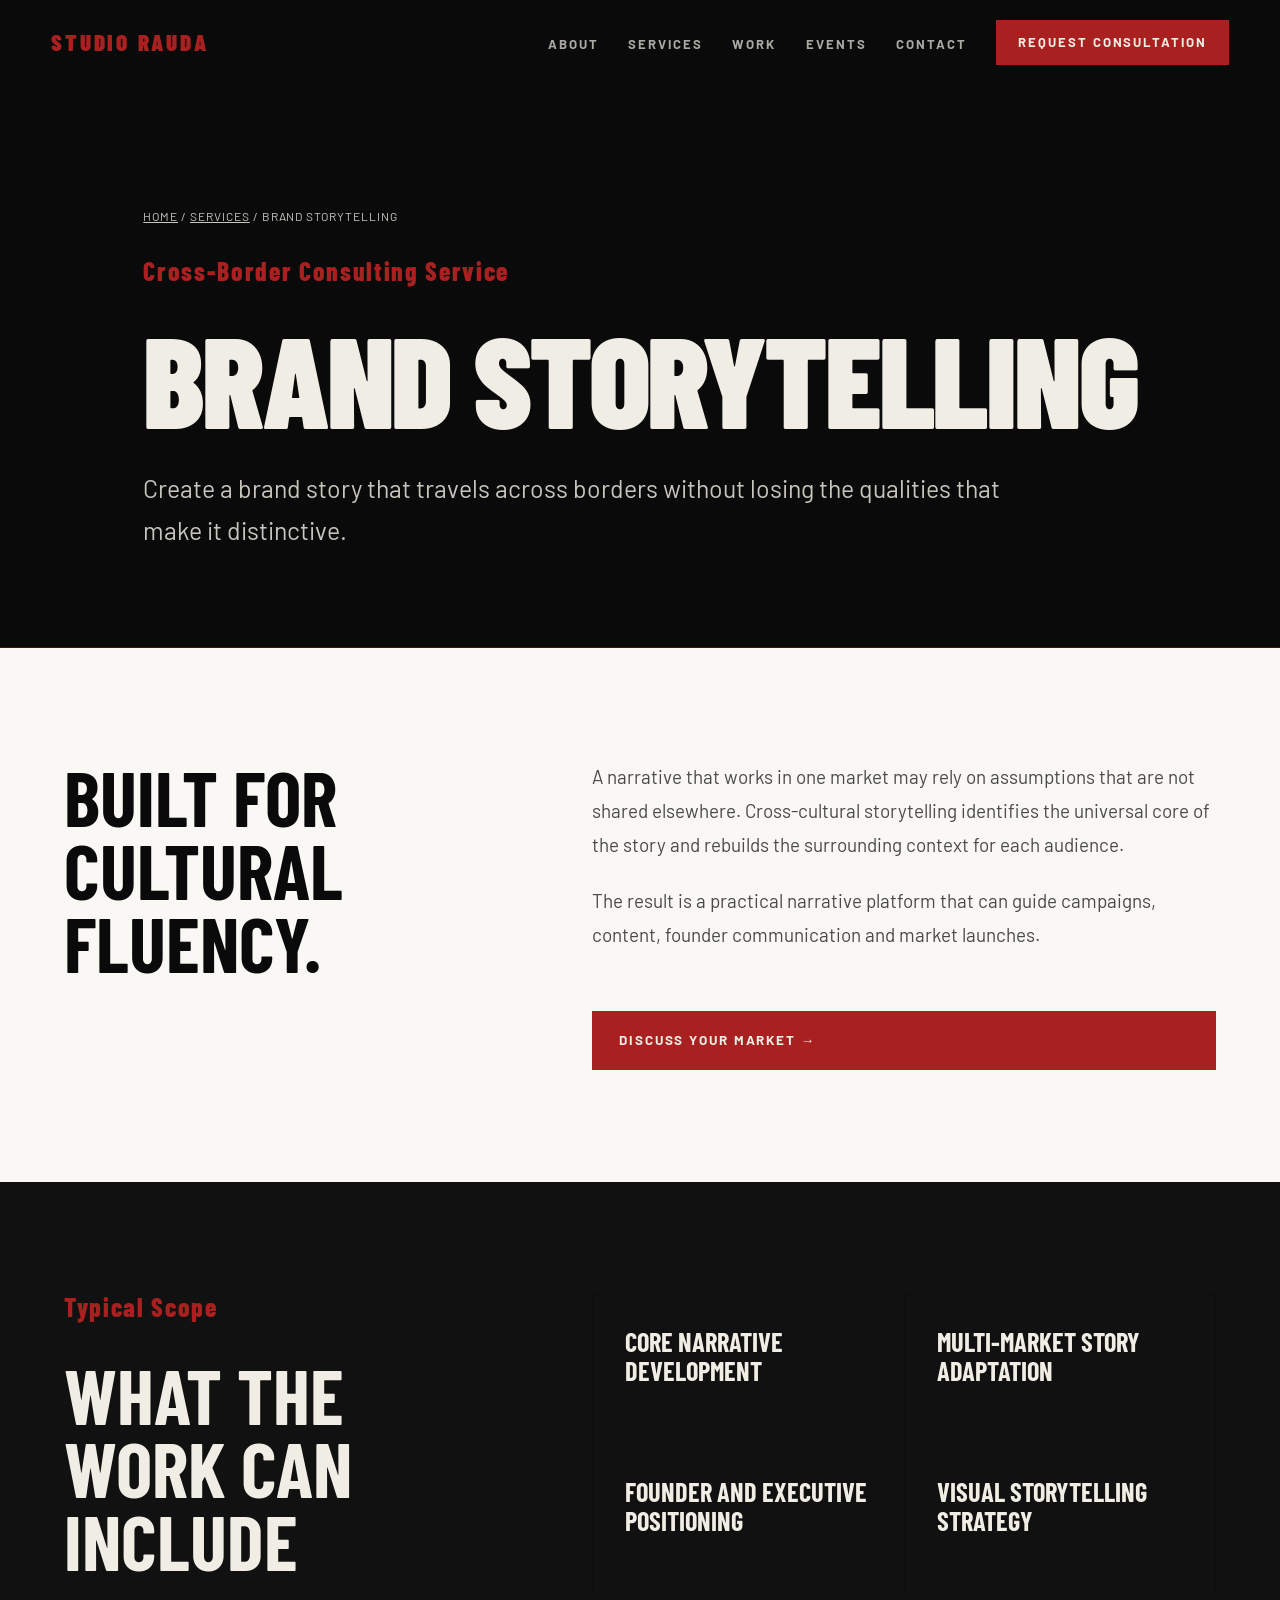
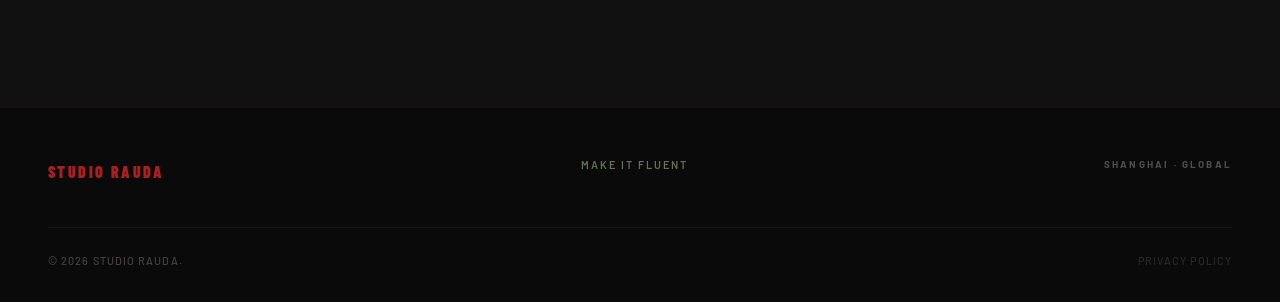
<file: services/brand-storytelling.html>
<!DOCTYPE html>
<html lang="en">
<head>
<meta charset="UTF-8">
<meta name="viewport" content="width=device-width, initial-scale=1.0">
<title>Brand Storytelling | Studio Rauda</title>
<meta name="description" content="Cross-cultural narratives that connect a brand’s origin, purpose and value with new audiences.">
<meta name="robots" content="index, follow, max-image-preview:large">
<link rel="canonical" href="https://www.studiorauda.com/services/brand-storytelling.html">
<meta property="og:type" content="website"><meta property="og:site_name" content="Studio Rauda"><meta property="og:title" content="Brand Storytelling | Studio Rauda"><meta property="og:description" content="Cross-cultural narratives that connect a brand’s origin, purpose and value with new audiences."><meta property="og:url" content="https://www.studiorauda.com/services/brand-storytelling.html"><meta property="og:image" content="https://www.studiorauda.com/assets/images/social-preview.jpg"><meta property="og:image:alt" content="Studio Rauda cross-border brand consultancy">
<meta name="twitter:card" content="summary_large_image"><meta name="twitter:title" content="Brand Storytelling | Studio Rauda"><meta name="twitter:description" content="Cross-cultural narratives that connect a brand’s origin, purpose and value with new audiences."><meta name="twitter:image" content="https://www.studiorauda.com/assets/images/social-preview.jpg">
<meta name="theme-color" content="#0A0A0A"><link rel="icon" href="../assets/images/favicon.svg" type="image/svg+xml">
<link rel="preconnect" href="https://fonts.googleapis.com"><link rel="preconnect" href="https://fonts.gstatic.com" crossorigin><link href="https://fonts.googleapis.com/css2?family=Barlow+Condensed:wght@400;600;700;800;900&amp;family=Barlow:wght@300;400;500;600&amp;display=swap" rel="stylesheet">
<link rel="stylesheet" href="../assets/css/style.css">
<script type="application/ld+json">{"@context":"https://schema.org","@graph":[{"@type":"Service","@id":"https://www.studiorauda.com/services/brand-storytelling.html#webpage","url":"https://www.studiorauda.com/services/brand-storytelling.html","name":"Brand Storytelling | Studio Rauda","description":"Cross-cultural narratives that connect a brand’s origin, purpose and value with new audiences.","isPartOf":{"@id":"https://www.studiorauda.com/#website"},"about":{"@id":"https://www.studiorauda.com/#organization"},"inLanguage":"en","provider":{"@id":"https://www.studiorauda.com/#organization"},"areaServed":["China","United States","Europe","Middle East","Southeast Asia"]},{"@type":"BreadcrumbList","@id":"https://www.studiorauda.com/services/brand-storytelling.html#breadcrumb","itemListElement":[{"@type":"ListItem","position":1,"name":"Home","item":"https://www.studiorauda.com/"},{"@type":"ListItem","position":2,"name":"Services","item":"https://www.studiorauda.com/services/"},{"@type":"ListItem","position":3,"name":"Brand Storytelling","item":"https://www.studiorauda.com/services/brand-storytelling.html"}]}]}</script>
</head>
<body>
<a class="skip-link" href="#main-content">Skip to main content</a>
<nav id="mainNav" aria-label="Main navigation">
  <a class="nav-logo" href="../index.html" aria-label="Studio Rauda home">Studio Rauda</a>
  <ul class="nav-links" id="navLinks">
    <li><a href="../about.html">About</a></li>
    <li><a href="../services/index.html">Services</a></li>
    <li><a href="../case-studies.html">Work</a></li>
    <li><a href="../index.html#join-event">Events</a></li>
    <li><a href="../index.html#contact">Contact</a></li>
    <li><a href="../request-consultation.html" class="nav-cta">Request Consultation</a></li>
  </ul>
  <button class="nav-hamburger" id="navHamburger" aria-label="Toggle navigation menu" aria-expanded="false" aria-controls="navLinks"><span></span><span></span><span></span></button>
</nav>
<main id="main-content"><section class="detail-hero"><div class="container"><nav class="breadcrumb" aria-label="Breadcrumb"><a href="../index.html">Home</a> / <a href="index.html">Services</a> / Brand Storytelling</nav><p class="detail-kicker">Cross-Border Consulting Service</p><h1 class="detail-title">Brand Storytelling</h1><p class="detail-lede">Create a brand story that travels across borders without losing the qualities that make it distinctive.</p></div></section>
<section class="detail-section"><div class="container detail-grid"><h2 class="detail-heading">Built for cultural fluency.</h2><div class="detail-copy"><p>A narrative that works in one market may rely on assumptions that are not shared elsewhere. Cross-cultural storytelling identifies the universal core of the story and rebuilds the surrounding context for each audience.</p><p>The result is a practical narrative platform that can guide campaigns, content, founder communication and market launches.</p><a class="detail-cta" href="../request-consultation.html">Discuss your market →</a></div></div></section>
<section class="detail-section dark"><div class="container detail-grid"><div><p class="detail-kicker">Typical Scope</p><h2 class="detail-heading">What the work can include</h2></div><ul class="deliverables"><li>Core narrative development</li><li>Multi-market story adaptation</li><li>Founder and executive positioning</li><li>Visual storytelling strategy</li></ul></div></section></main>
<footer>
  <div class="footer-top"><div><span class="footer-logo">Studio Rauda</span></div><span class="footer-tagline">Make It Fluent</span><div class="footer-social"><p class="footer-social-label">Shanghai · Global</p></div></div>
  <div class="footer-bottom"><span class="footer-copy">© 2026 Studio Rauda.</span><span class="footer-copy"><a class="footer-legal" href="../privacy-policy.html">Privacy Policy</a></span></div>
</footer>
<script src="../assets/js/main.js" defer></script>
</body>
</html>
</file>
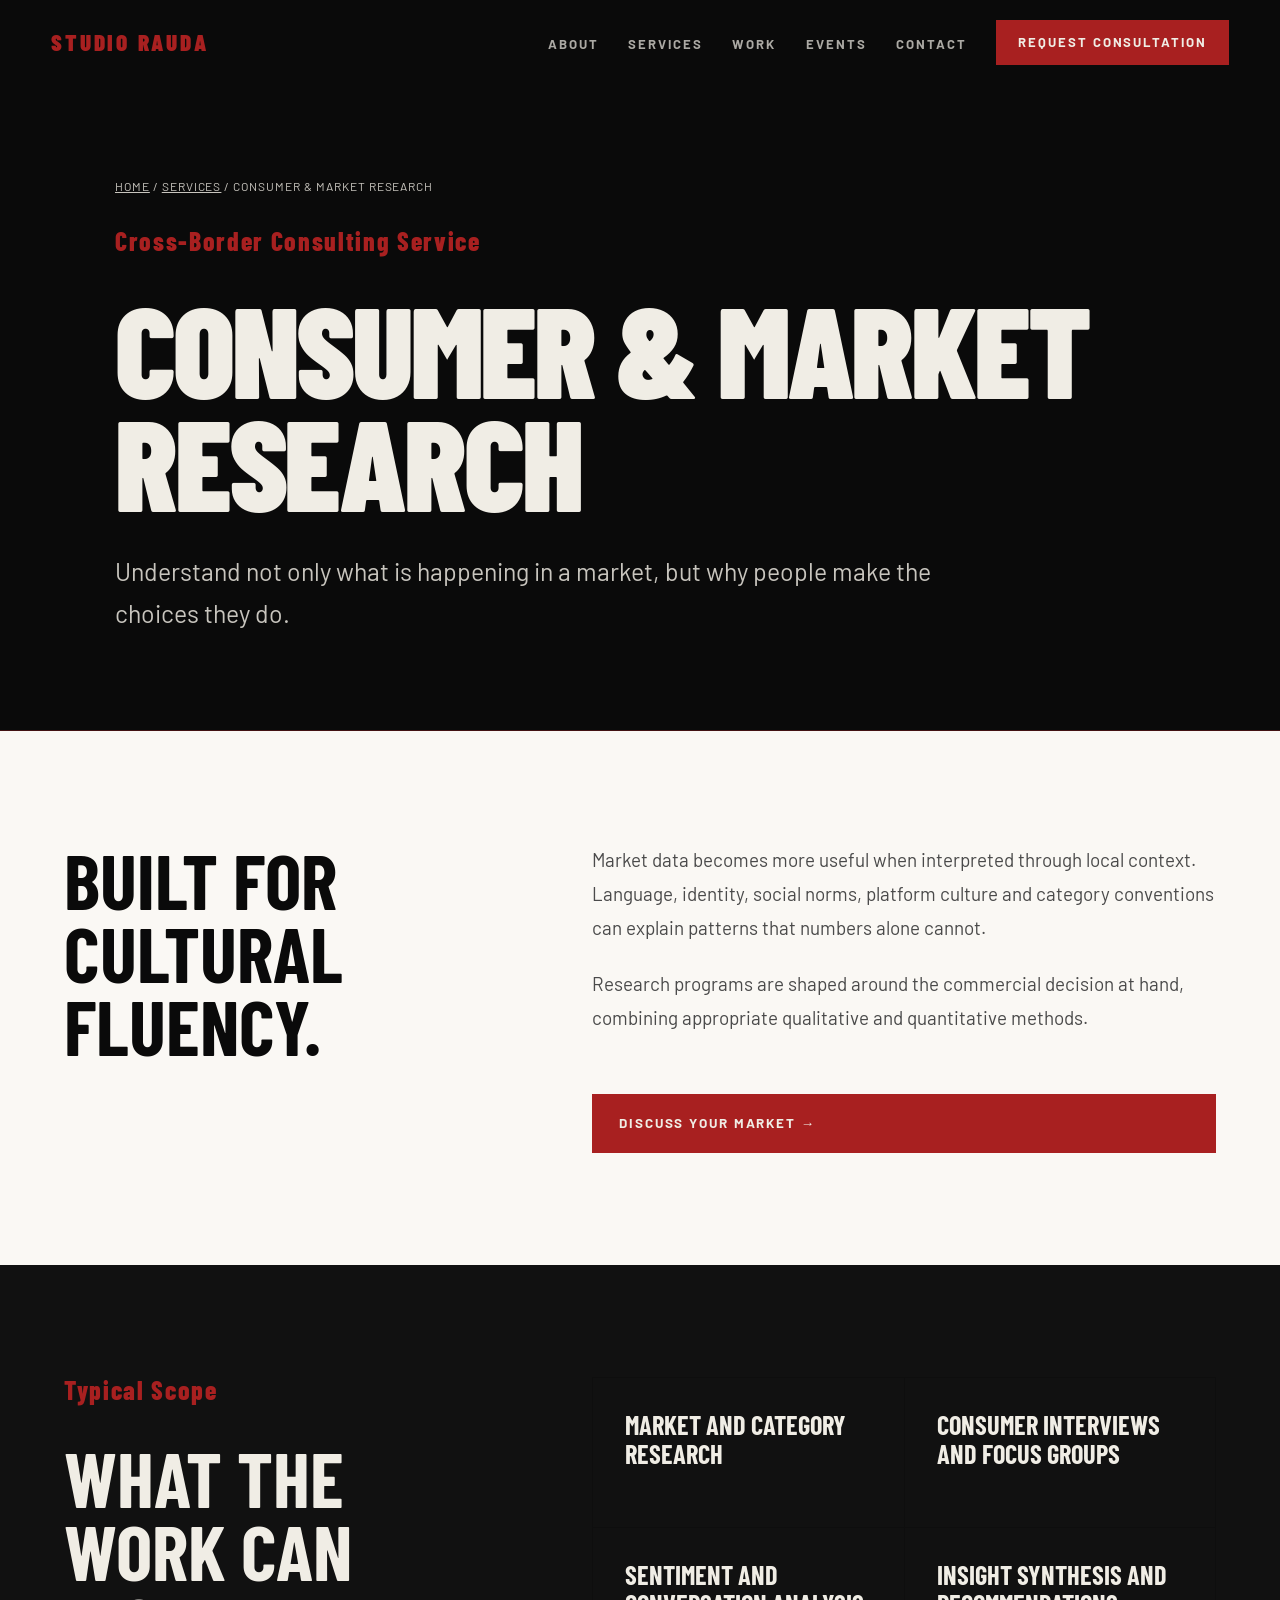
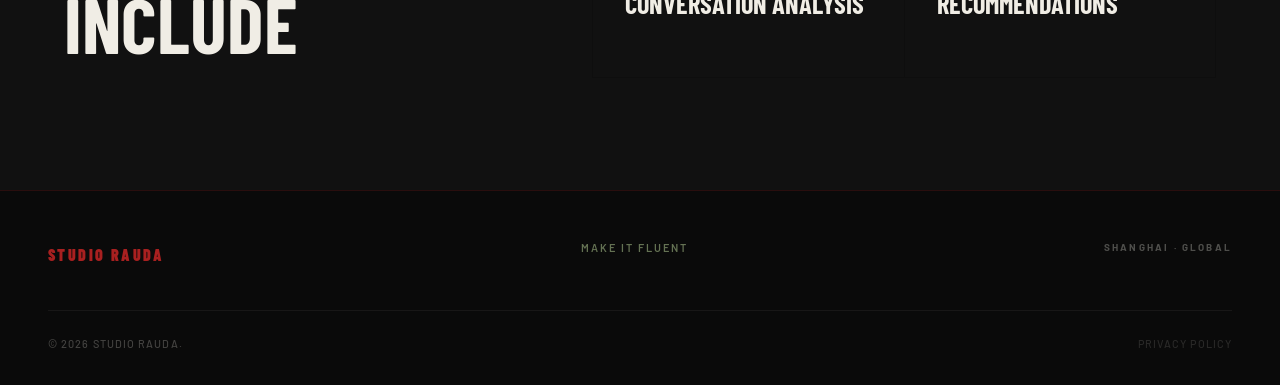
<file: services/consumer-market-research.html>
<!DOCTYPE html>
<html lang="en">
<head>
<meta charset="UTF-8">
<meta name="viewport" content="width=device-width, initial-scale=1.0">
<title>Consumer & Market Research | Studio Rauda</title>
<meta name="description" content="Research that connects market data with the cultural reasons behind consumer behavior.">
<meta name="robots" content="index, follow, max-image-preview:large">
<link rel="canonical" href="https://www.studiorauda.com/services/consumer-market-research.html">
<meta property="og:type" content="website"><meta property="og:site_name" content="Studio Rauda"><meta property="og:title" content="Consumer & Market Research | Studio Rauda"><meta property="og:description" content="Research that connects market data with the cultural reasons behind consumer behavior."><meta property="og:url" content="https://www.studiorauda.com/services/consumer-market-research.html"><meta property="og:image" content="https://www.studiorauda.com/assets/images/social-preview.jpg"><meta property="og:image:alt" content="Studio Rauda cross-border brand consultancy">
<meta name="twitter:card" content="summary_large_image"><meta name="twitter:title" content="Consumer & Market Research | Studio Rauda"><meta name="twitter:description" content="Research that connects market data with the cultural reasons behind consumer behavior."><meta name="twitter:image" content="https://www.studiorauda.com/assets/images/social-preview.jpg">
<meta name="theme-color" content="#0A0A0A"><link rel="icon" href="../assets/images/favicon.svg" type="image/svg+xml">
<link rel="preconnect" href="https://fonts.googleapis.com"><link rel="preconnect" href="https://fonts.gstatic.com" crossorigin><link href="https://fonts.googleapis.com/css2?family=Barlow+Condensed:wght@400;600;700;800;900&amp;family=Barlow:wght@300;400;500;600&amp;display=swap" rel="stylesheet">
<link rel="stylesheet" href="../assets/css/style.css">
<script type="application/ld+json">{"@context":"https://schema.org","@graph":[{"@type":"Service","@id":"https://www.studiorauda.com/services/consumer-market-research.html#webpage","url":"https://www.studiorauda.com/services/consumer-market-research.html","name":"Consumer & Market Research | Studio Rauda","description":"Research that connects market data with the cultural reasons behind consumer behavior.","isPartOf":{"@id":"https://www.studiorauda.com/#website"},"about":{"@id":"https://www.studiorauda.com/#organization"},"inLanguage":"en","provider":{"@id":"https://www.studiorauda.com/#organization"},"areaServed":["China","United States","Europe","Middle East","Southeast Asia"]},{"@type":"BreadcrumbList","@id":"https://www.studiorauda.com/services/consumer-market-research.html#breadcrumb","itemListElement":[{"@type":"ListItem","position":1,"name":"Home","item":"https://www.studiorauda.com/"},{"@type":"ListItem","position":2,"name":"Services","item":"https://www.studiorauda.com/services/"},{"@type":"ListItem","position":3,"name":"Consumer & Market Research","item":"https://www.studiorauda.com/services/consumer-market-research.html"}]}]}</script>
</head>
<body>
<a class="skip-link" href="#main-content">Skip to main content</a>
<nav id="mainNav" aria-label="Main navigation">
  <a class="nav-logo" href="../index.html" aria-label="Studio Rauda home">Studio Rauda</a>
  <ul class="nav-links" id="navLinks">
    <li><a href="../about.html">About</a></li>
    <li><a href="../services/index.html">Services</a></li>
    <li><a href="../case-studies.html">Work</a></li>
    <li><a href="../index.html#join-event">Events</a></li>
    <li><a href="../index.html#contact">Contact</a></li>
    <li><a href="../request-consultation.html" class="nav-cta">Request Consultation</a></li>
  </ul>
  <button class="nav-hamburger" id="navHamburger" aria-label="Toggle navigation menu" aria-expanded="false" aria-controls="navLinks"><span></span><span></span><span></span></button>
</nav>
<main id="main-content"><section class="detail-hero"><div class="container"><nav class="breadcrumb" aria-label="Breadcrumb"><a href="../index.html">Home</a> / <a href="index.html">Services</a> / Consumer & Market Research</nav><p class="detail-kicker">Cross-Border Consulting Service</p><h1 class="detail-title">Consumer & Market Research</h1><p class="detail-lede">Understand not only what is happening in a market, but why people make the choices they do.</p></div></section>
<section class="detail-section"><div class="container detail-grid"><h2 class="detail-heading">Built for cultural fluency.</h2><div class="detail-copy"><p>Market data becomes more useful when interpreted through local context. Language, identity, social norms, platform culture and category conventions can explain patterns that numbers alone cannot.</p><p>Research programs are shaped around the commercial decision at hand, combining appropriate qualitative and quantitative methods.</p><a class="detail-cta" href="../request-consultation.html">Discuss your market →</a></div></div></section>
<section class="detail-section dark"><div class="container detail-grid"><div><p class="detail-kicker">Typical Scope</p><h2 class="detail-heading">What the work can include</h2></div><ul class="deliverables"><li>Market and category research</li><li>Consumer interviews and focus groups</li><li>Sentiment and conversation analysis</li><li>Insight synthesis and recommendations</li></ul></div></section></main>
<footer>
  <div class="footer-top"><div><span class="footer-logo">Studio Rauda</span></div><span class="footer-tagline">Make It Fluent</span><div class="footer-social"><p class="footer-social-label">Shanghai · Global</p></div></div>
  <div class="footer-bottom"><span class="footer-copy">© 2026 Studio Rauda.</span><span class="footer-copy"><a class="footer-legal" href="../privacy-policy.html">Privacy Policy</a></span></div>
</footer>
<script src="../assets/js/main.js" defer></script>
</body>
</html>
</file>
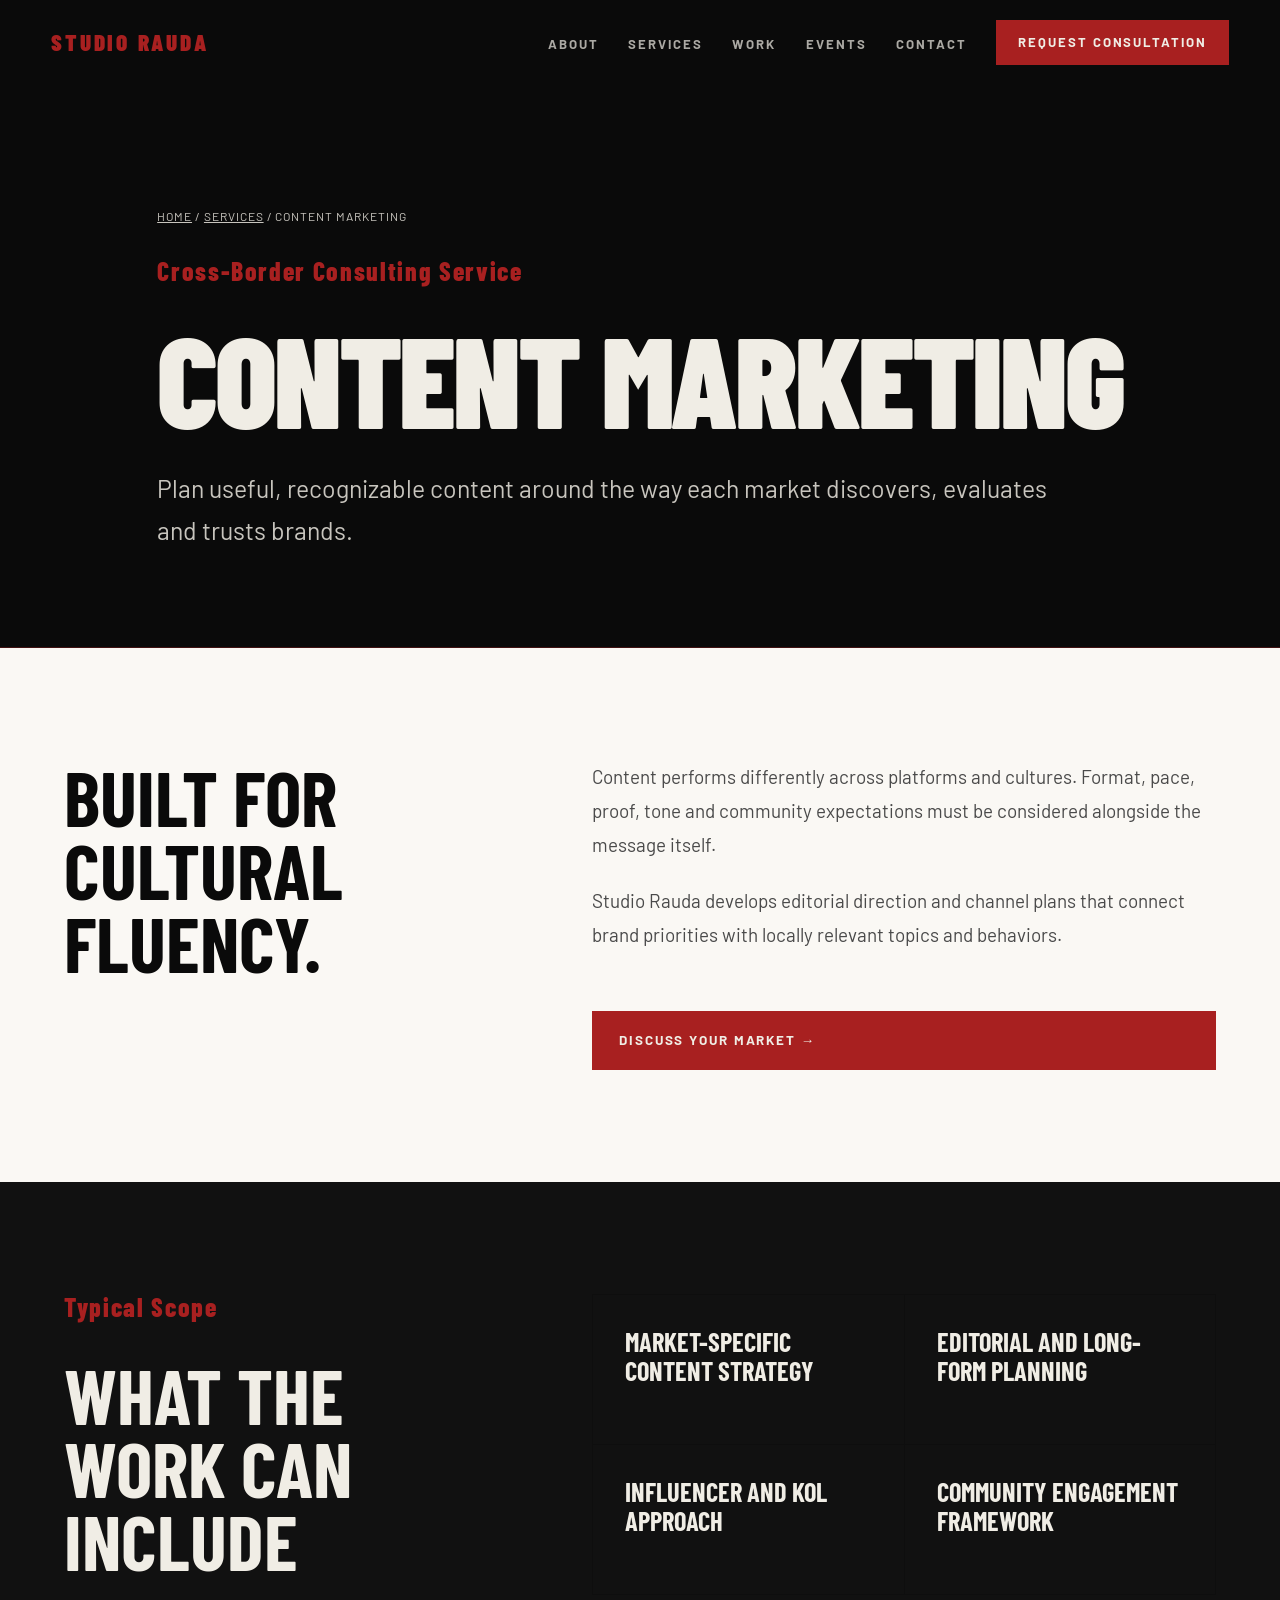
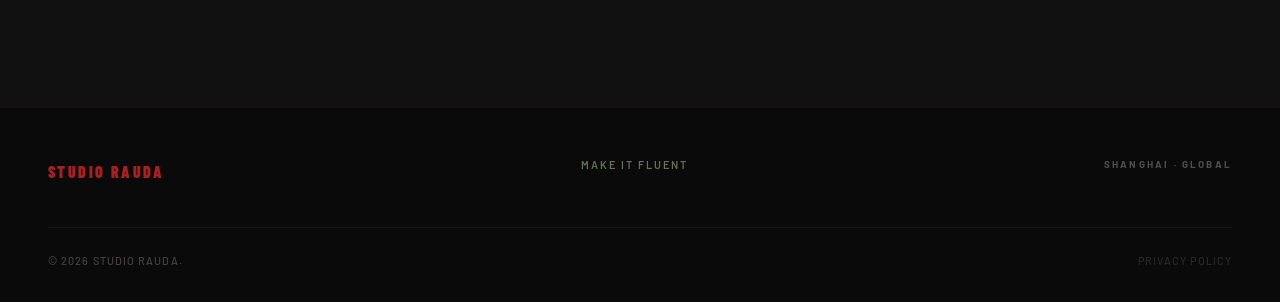
<file: services/content-marketing.html>
<!DOCTYPE html>
<html lang="en">
<head>
<meta charset="UTF-8">
<meta name="viewport" content="width=device-width, initial-scale=1.0">
<title>Content Marketing | Studio Rauda</title>
<meta name="description" content="Human-led content strategy for culturally specific channels, communities and customer journeys.">
<meta name="robots" content="index, follow, max-image-preview:large">
<link rel="canonical" href="https://www.studiorauda.com/services/content-marketing.html">
<meta property="og:type" content="website"><meta property="og:site_name" content="Studio Rauda"><meta property="og:title" content="Content Marketing | Studio Rauda"><meta property="og:description" content="Human-led content strategy for culturally specific channels, communities and customer journeys."><meta property="og:url" content="https://www.studiorauda.com/services/content-marketing.html"><meta property="og:image" content="https://www.studiorauda.com/assets/images/social-preview.jpg"><meta property="og:image:alt" content="Studio Rauda cross-border brand consultancy">
<meta name="twitter:card" content="summary_large_image"><meta name="twitter:title" content="Content Marketing | Studio Rauda"><meta name="twitter:description" content="Human-led content strategy for culturally specific channels, communities and customer journeys."><meta name="twitter:image" content="https://www.studiorauda.com/assets/images/social-preview.jpg">
<meta name="theme-color" content="#0A0A0A"><link rel="icon" href="../assets/images/favicon.svg" type="image/svg+xml">
<link rel="preconnect" href="https://fonts.googleapis.com"><link rel="preconnect" href="https://fonts.gstatic.com" crossorigin><link href="https://fonts.googleapis.com/css2?family=Barlow+Condensed:wght@400;600;700;800;900&amp;family=Barlow:wght@300;400;500;600&amp;display=swap" rel="stylesheet">
<link rel="stylesheet" href="../assets/css/style.css">
<script type="application/ld+json">{"@context":"https://schema.org","@graph":[{"@type":"Service","@id":"https://www.studiorauda.com/services/content-marketing.html#webpage","url":"https://www.studiorauda.com/services/content-marketing.html","name":"Content Marketing | Studio Rauda","description":"Human-led content strategy for culturally specific channels, communities and customer journeys.","isPartOf":{"@id":"https://www.studiorauda.com/#website"},"about":{"@id":"https://www.studiorauda.com/#organization"},"inLanguage":"en","provider":{"@id":"https://www.studiorauda.com/#organization"},"areaServed":["China","United States","Europe","Middle East","Southeast Asia"]},{"@type":"BreadcrumbList","@id":"https://www.studiorauda.com/services/content-marketing.html#breadcrumb","itemListElement":[{"@type":"ListItem","position":1,"name":"Home","item":"https://www.studiorauda.com/"},{"@type":"ListItem","position":2,"name":"Services","item":"https://www.studiorauda.com/services/"},{"@type":"ListItem","position":3,"name":"Content Marketing","item":"https://www.studiorauda.com/services/content-marketing.html"}]}]}</script>
</head>
<body>
<a class="skip-link" href="#main-content">Skip to main content</a>
<nav id="mainNav" aria-label="Main navigation">
  <a class="nav-logo" href="../index.html" aria-label="Studio Rauda home">Studio Rauda</a>
  <ul class="nav-links" id="navLinks">
    <li><a href="../about.html">About</a></li>
    <li><a href="../services/index.html">Services</a></li>
    <li><a href="../case-studies.html">Work</a></li>
    <li><a href="../index.html#join-event">Events</a></li>
    <li><a href="../index.html#contact">Contact</a></li>
    <li><a href="../request-consultation.html" class="nav-cta">Request Consultation</a></li>
  </ul>
  <button class="nav-hamburger" id="navHamburger" aria-label="Toggle navigation menu" aria-expanded="false" aria-controls="navLinks"><span></span><span></span><span></span></button>
</nav>
<main id="main-content"><section class="detail-hero"><div class="container"><nav class="breadcrumb" aria-label="Breadcrumb"><a href="../index.html">Home</a> / <a href="index.html">Services</a> / Content Marketing</nav><p class="detail-kicker">Cross-Border Consulting Service</p><h1 class="detail-title">Content Marketing</h1><p class="detail-lede">Plan useful, recognizable content around the way each market discovers, evaluates and trusts brands.</p></div></section>
<section class="detail-section"><div class="container detail-grid"><h2 class="detail-heading">Built for cultural fluency.</h2><div class="detail-copy"><p>Content performs differently across platforms and cultures. Format, pace, proof, tone and community expectations must be considered alongside the message itself.</p><p>Studio Rauda develops editorial direction and channel plans that connect brand priorities with locally relevant topics and behaviors.</p><a class="detail-cta" href="../request-consultation.html">Discuss your market →</a></div></div></section>
<section class="detail-section dark"><div class="container detail-grid"><div><p class="detail-kicker">Typical Scope</p><h2 class="detail-heading">What the work can include</h2></div><ul class="deliverables"><li>Market-specific content strategy</li><li>Editorial and long-form planning</li><li>Influencer and KOL approach</li><li>Community engagement framework</li></ul></div></section></main>
<footer>
  <div class="footer-top"><div><span class="footer-logo">Studio Rauda</span></div><span class="footer-tagline">Make It Fluent</span><div class="footer-social"><p class="footer-social-label">Shanghai · Global</p></div></div>
  <div class="footer-bottom"><span class="footer-copy">© 2026 Studio Rauda.</span><span class="footer-copy"><a class="footer-legal" href="../privacy-policy.html">Privacy Policy</a></span></div>
</footer>
<script src="../assets/js/main.js" defer></script>
</body>
</html>
</file>
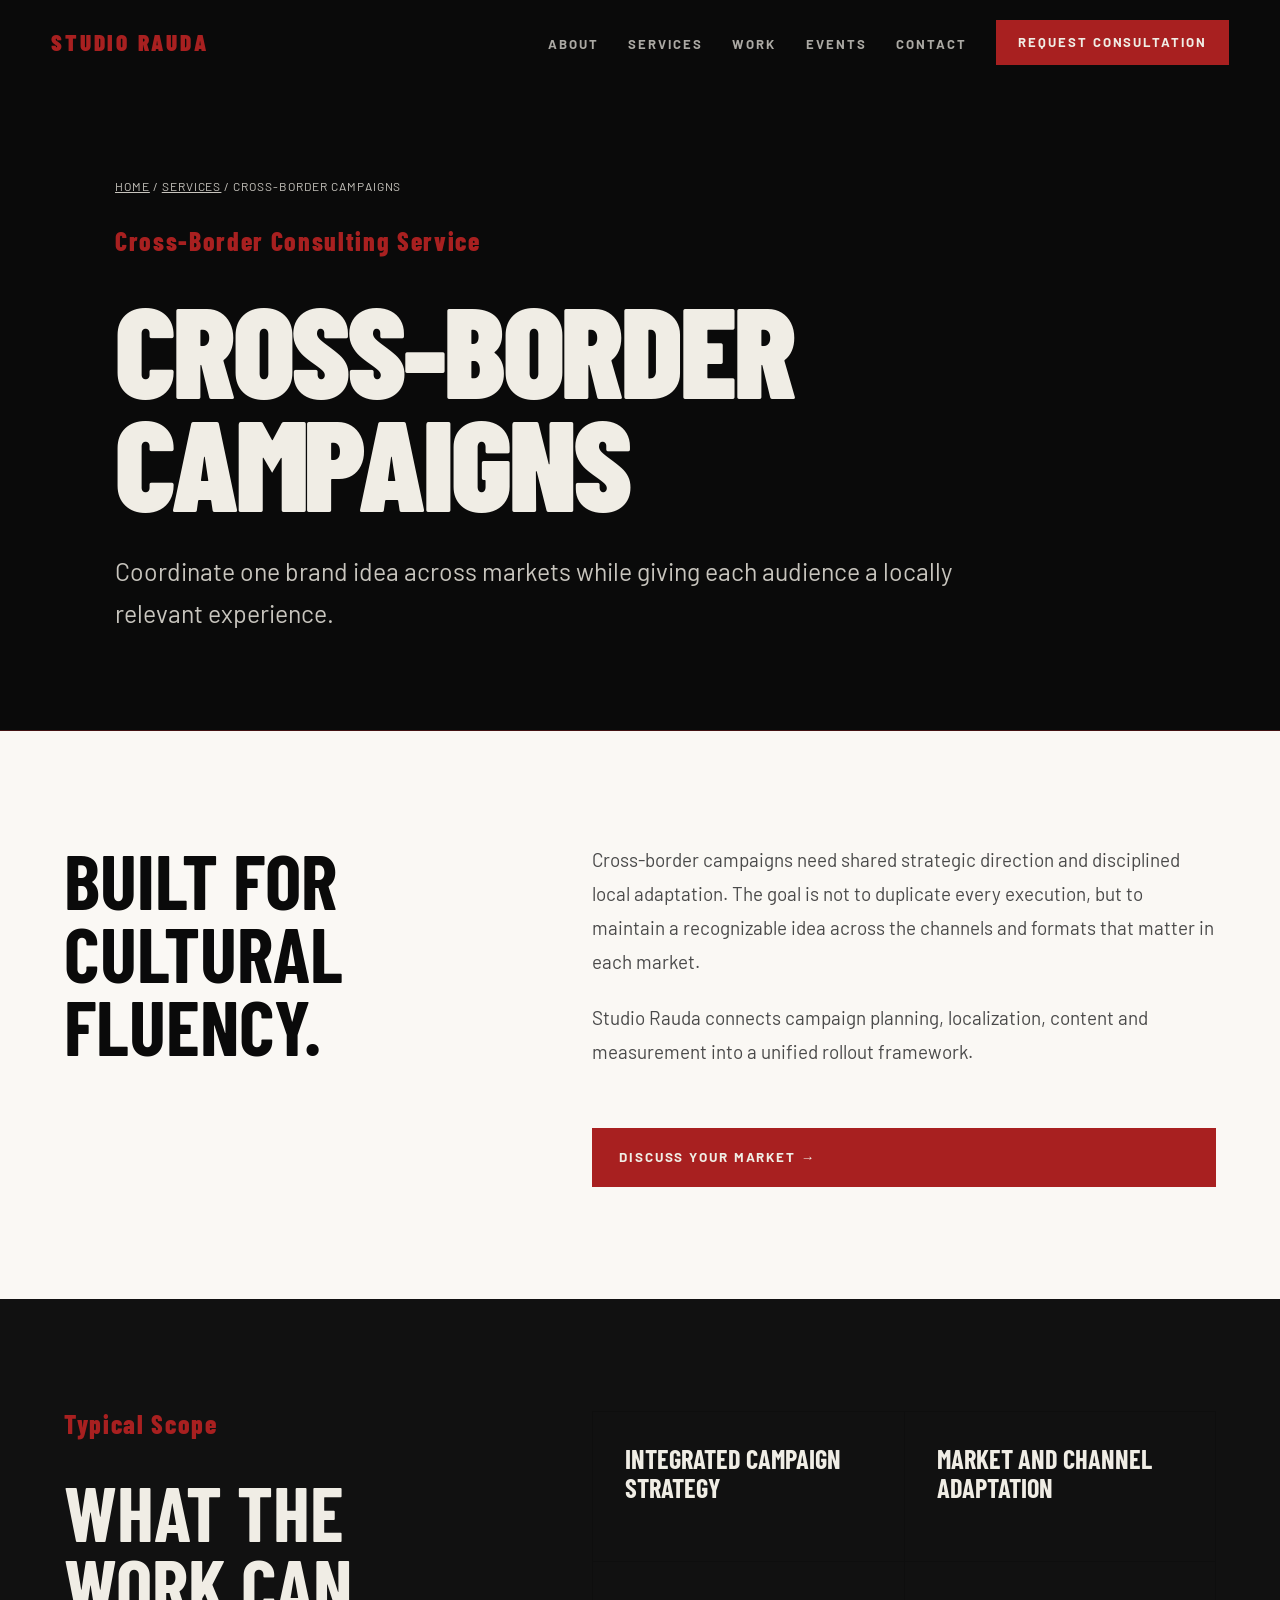
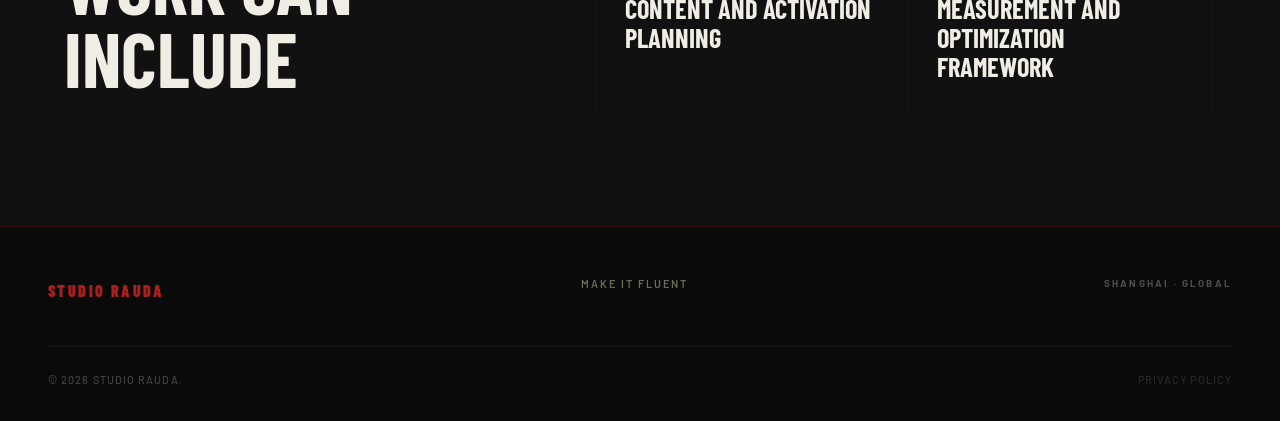
<file: services/cross-border-campaigns.html>
<!DOCTYPE html>
<html lang="en">
<head>
<meta charset="UTF-8">
<meta name="viewport" content="width=device-width, initial-scale=1.0">
<title>Cross-Border Campaigns | Studio Rauda</title>
<meta name="description" content="Integrated campaign planning adapted to different markets, channels and cultural contexts.">
<meta name="robots" content="index, follow, max-image-preview:large">
<link rel="canonical" href="https://www.studiorauda.com/services/cross-border-campaigns.html">
<meta property="og:type" content="website"><meta property="og:site_name" content="Studio Rauda"><meta property="og:title" content="Cross-Border Campaigns | Studio Rauda"><meta property="og:description" content="Integrated campaign planning adapted to different markets, channels and cultural contexts."><meta property="og:url" content="https://www.studiorauda.com/services/cross-border-campaigns.html"><meta property="og:image" content="https://www.studiorauda.com/assets/images/social-preview.jpg"><meta property="og:image:alt" content="Studio Rauda cross-border brand consultancy">
<meta name="twitter:card" content="summary_large_image"><meta name="twitter:title" content="Cross-Border Campaigns | Studio Rauda"><meta name="twitter:description" content="Integrated campaign planning adapted to different markets, channels and cultural contexts."><meta name="twitter:image" content="https://www.studiorauda.com/assets/images/social-preview.jpg">
<meta name="theme-color" content="#0A0A0A"><link rel="icon" href="../assets/images/favicon.svg" type="image/svg+xml">
<link rel="preconnect" href="https://fonts.googleapis.com"><link rel="preconnect" href="https://fonts.gstatic.com" crossorigin><link href="https://fonts.googleapis.com/css2?family=Barlow+Condensed:wght@400;600;700;800;900&amp;family=Barlow:wght@300;400;500;600&amp;display=swap" rel="stylesheet">
<link rel="stylesheet" href="../assets/css/style.css">
<script type="application/ld+json">{"@context":"https://schema.org","@graph":[{"@type":"Service","@id":"https://www.studiorauda.com/services/cross-border-campaigns.html#webpage","url":"https://www.studiorauda.com/services/cross-border-campaigns.html","name":"Cross-Border Campaigns | Studio Rauda","description":"Integrated campaign planning adapted to different markets, channels and cultural contexts.","isPartOf":{"@id":"https://www.studiorauda.com/#website"},"about":{"@id":"https://www.studiorauda.com/#organization"},"inLanguage":"en","provider":{"@id":"https://www.studiorauda.com/#organization"},"areaServed":["China","United States","Europe","Middle East","Southeast Asia"]},{"@type":"BreadcrumbList","@id":"https://www.studiorauda.com/services/cross-border-campaigns.html#breadcrumb","itemListElement":[{"@type":"ListItem","position":1,"name":"Home","item":"https://www.studiorauda.com/"},{"@type":"ListItem","position":2,"name":"Services","item":"https://www.studiorauda.com/services/"},{"@type":"ListItem","position":3,"name":"Cross-Border Campaigns","item":"https://www.studiorauda.com/services/cross-border-campaigns.html"}]}]}</script>
</head>
<body>
<a class="skip-link" href="#main-content">Skip to main content</a>
<nav id="mainNav" aria-label="Main navigation">
  <a class="nav-logo" href="../index.html" aria-label="Studio Rauda home">Studio Rauda</a>
  <ul class="nav-links" id="navLinks">
    <li><a href="../about.html">About</a></li>
    <li><a href="../services/index.html">Services</a></li>
    <li><a href="../case-studies.html">Work</a></li>
    <li><a href="../index.html#join-event">Events</a></li>
    <li><a href="../index.html#contact">Contact</a></li>
    <li><a href="../request-consultation.html" class="nav-cta">Request Consultation</a></li>
  </ul>
  <button class="nav-hamburger" id="navHamburger" aria-label="Toggle navigation menu" aria-expanded="false" aria-controls="navLinks"><span></span><span></span><span></span></button>
</nav>
<main id="main-content"><section class="detail-hero"><div class="container"><nav class="breadcrumb" aria-label="Breadcrumb"><a href="../index.html">Home</a> / <a href="index.html">Services</a> / Cross-Border Campaigns</nav><p class="detail-kicker">Cross-Border Consulting Service</p><h1 class="detail-title">Cross-Border Campaigns</h1><p class="detail-lede">Coordinate one brand idea across markets while giving each audience a locally relevant experience.</p></div></section>
<section class="detail-section"><div class="container detail-grid"><h2 class="detail-heading">Built for cultural fluency.</h2><div class="detail-copy"><p>Cross-border campaigns need shared strategic direction and disciplined local adaptation. The goal is not to duplicate every execution, but to maintain a recognizable idea across the channels and formats that matter in each market.</p><p>Studio Rauda connects campaign planning, localization, content and measurement into a unified rollout framework.</p><a class="detail-cta" href="../request-consultation.html">Discuss your market →</a></div></div></section>
<section class="detail-section dark"><div class="container detail-grid"><div><p class="detail-kicker">Typical Scope</p><h2 class="detail-heading">What the work can include</h2></div><ul class="deliverables"><li>Integrated campaign strategy</li><li>Market and channel adaptation</li><li>Content and activation planning</li><li>Measurement and optimization framework</li></ul></div></section></main>
<footer>
  <div class="footer-top"><div><span class="footer-logo">Studio Rauda</span></div><span class="footer-tagline">Make It Fluent</span><div class="footer-social"><p class="footer-social-label">Shanghai · Global</p></div></div>
  <div class="footer-bottom"><span class="footer-copy">© 2026 Studio Rauda.</span><span class="footer-copy"><a class="footer-legal" href="../privacy-policy.html">Privacy Policy</a></span></div>
</footer>
<script src="../assets/js/main.js" defer></script>
</body>
</html>
</file>
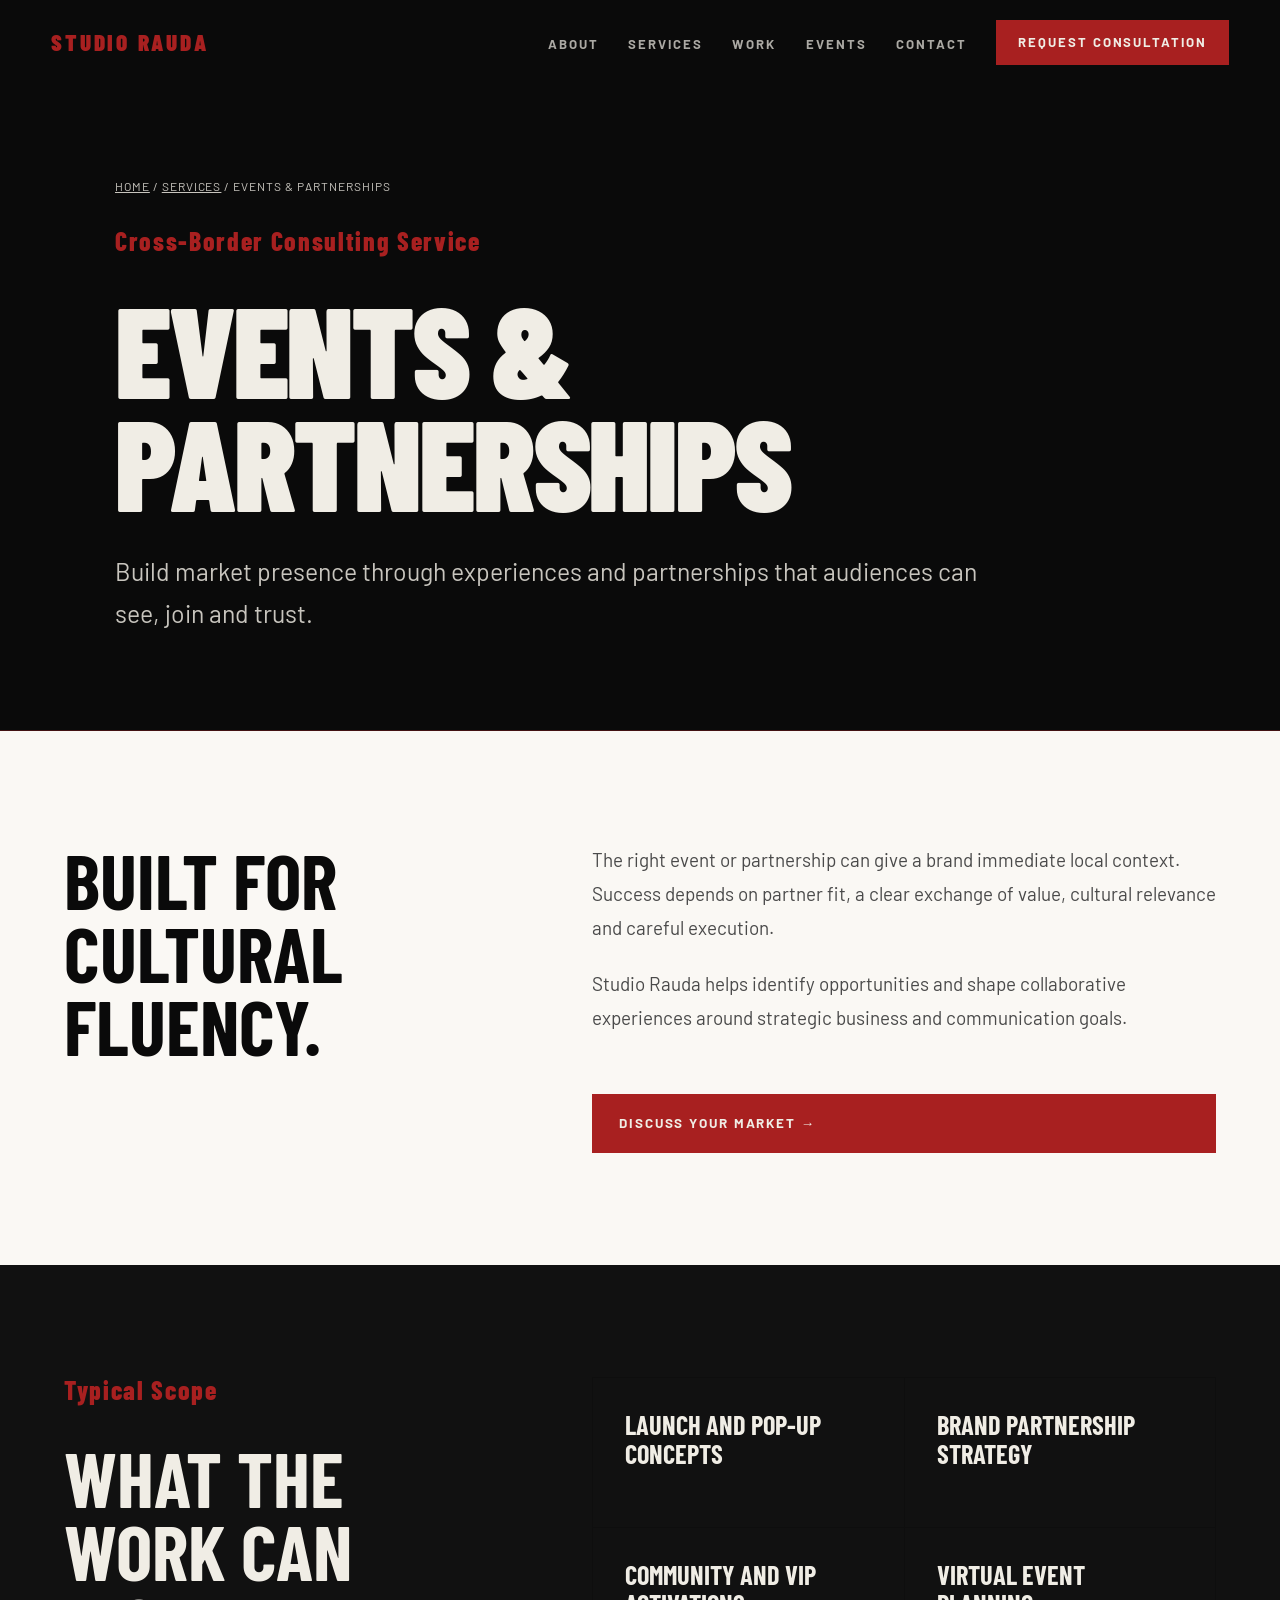
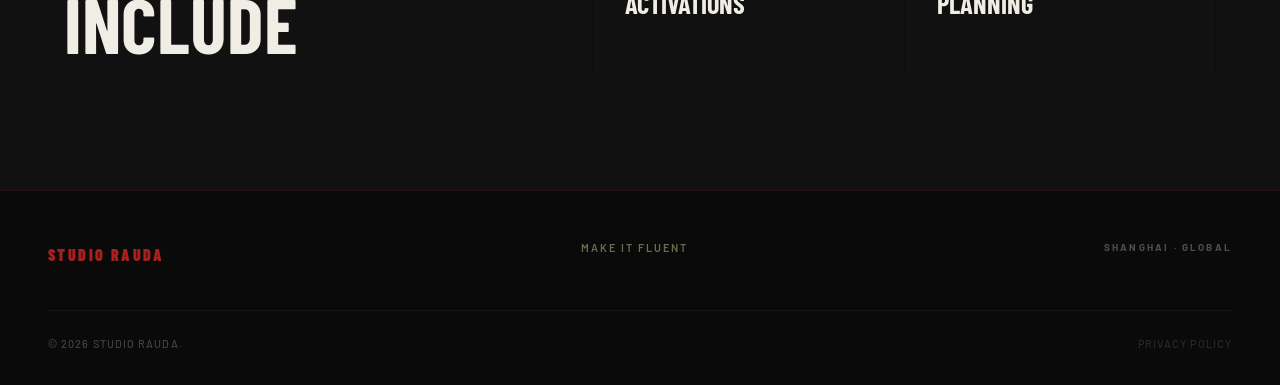
<file: services/events-partnerships.html>
<!DOCTYPE html>
<html lang="en">
<head>
<meta charset="UTF-8">
<meta name="viewport" content="width=device-width, initial-scale=1.0">
<title>Events & Partnerships | Studio Rauda</title>
<meta name="description" content="Events, activations and brand relationships designed to create meaningful local connections.">
<meta name="robots" content="index, follow, max-image-preview:large">
<link rel="canonical" href="https://www.studiorauda.com/services/events-partnerships.html">
<meta property="og:type" content="website"><meta property="og:site_name" content="Studio Rauda"><meta property="og:title" content="Events & Partnerships | Studio Rauda"><meta property="og:description" content="Events, activations and brand relationships designed to create meaningful local connections."><meta property="og:url" content="https://www.studiorauda.com/services/events-partnerships.html"><meta property="og:image" content="https://www.studiorauda.com/assets/images/social-preview.jpg"><meta property="og:image:alt" content="Studio Rauda cross-border brand consultancy">
<meta name="twitter:card" content="summary_large_image"><meta name="twitter:title" content="Events & Partnerships | Studio Rauda"><meta name="twitter:description" content="Events, activations and brand relationships designed to create meaningful local connections."><meta name="twitter:image" content="https://www.studiorauda.com/assets/images/social-preview.jpg">
<meta name="theme-color" content="#0A0A0A"><link rel="icon" href="../assets/images/favicon.svg" type="image/svg+xml">
<link rel="preconnect" href="https://fonts.googleapis.com"><link rel="preconnect" href="https://fonts.gstatic.com" crossorigin><link href="https://fonts.googleapis.com/css2?family=Barlow+Condensed:wght@400;600;700;800;900&amp;family=Barlow:wght@300;400;500;600&amp;display=swap" rel="stylesheet">
<link rel="stylesheet" href="../assets/css/style.css">
<script type="application/ld+json">{"@context":"https://schema.org","@graph":[{"@type":"Service","@id":"https://www.studiorauda.com/services/events-partnerships.html#webpage","url":"https://www.studiorauda.com/services/events-partnerships.html","name":"Events & Partnerships | Studio Rauda","description":"Events, activations and brand relationships designed to create meaningful local connections.","isPartOf":{"@id":"https://www.studiorauda.com/#website"},"about":{"@id":"https://www.studiorauda.com/#organization"},"inLanguage":"en","provider":{"@id":"https://www.studiorauda.com/#organization"},"areaServed":["China","United States","Europe","Middle East","Southeast Asia"]},{"@type":"BreadcrumbList","@id":"https://www.studiorauda.com/services/events-partnerships.html#breadcrumb","itemListElement":[{"@type":"ListItem","position":1,"name":"Home","item":"https://www.studiorauda.com/"},{"@type":"ListItem","position":2,"name":"Services","item":"https://www.studiorauda.com/services/"},{"@type":"ListItem","position":3,"name":"Events & Partnerships","item":"https://www.studiorauda.com/services/events-partnerships.html"}]}]}</script>
</head>
<body>
<a class="skip-link" href="#main-content">Skip to main content</a>
<nav id="mainNav" aria-label="Main navigation">
  <a class="nav-logo" href="../index.html" aria-label="Studio Rauda home">Studio Rauda</a>
  <ul class="nav-links" id="navLinks">
    <li><a href="../about.html">About</a></li>
    <li><a href="../services/index.html">Services</a></li>
    <li><a href="../case-studies.html">Work</a></li>
    <li><a href="../index.html#join-event">Events</a></li>
    <li><a href="../index.html#contact">Contact</a></li>
    <li><a href="../request-consultation.html" class="nav-cta">Request Consultation</a></li>
  </ul>
  <button class="nav-hamburger" id="navHamburger" aria-label="Toggle navigation menu" aria-expanded="false" aria-controls="navLinks"><span></span><span></span><span></span></button>
</nav>
<main id="main-content"><section class="detail-hero"><div class="container"><nav class="breadcrumb" aria-label="Breadcrumb"><a href="../index.html">Home</a> / <a href="index.html">Services</a> / Events & Partnerships</nav><p class="detail-kicker">Cross-Border Consulting Service</p><h1 class="detail-title">Events & Partnerships</h1><p class="detail-lede">Build market presence through experiences and partnerships that audiences can see, join and trust.</p></div></section>
<section class="detail-section"><div class="container detail-grid"><h2 class="detail-heading">Built for cultural fluency.</h2><div class="detail-copy"><p>The right event or partnership can give a brand immediate local context. Success depends on partner fit, a clear exchange of value, cultural relevance and careful execution.</p><p>Studio Rauda helps identify opportunities and shape collaborative experiences around strategic business and communication goals.</p><a class="detail-cta" href="../request-consultation.html">Discuss your market →</a></div></div></section>
<section class="detail-section dark"><div class="container detail-grid"><div><p class="detail-kicker">Typical Scope</p><h2 class="detail-heading">What the work can include</h2></div><ul class="deliverables"><li>Launch and pop-up concepts</li><li>Brand partnership strategy</li><li>Community and VIP activations</li><li>Virtual event planning</li></ul></div></section></main>
<footer>
  <div class="footer-top"><div><span class="footer-logo">Studio Rauda</span></div><span class="footer-tagline">Make It Fluent</span><div class="footer-social"><p class="footer-social-label">Shanghai · Global</p></div></div>
  <div class="footer-bottom"><span class="footer-copy">© 2026 Studio Rauda.</span><span class="footer-copy"><a class="footer-legal" href="../privacy-policy.html">Privacy Policy</a></span></div>
</footer>
<script src="../assets/js/main.js" defer></script>
</body>
</html>
</file>
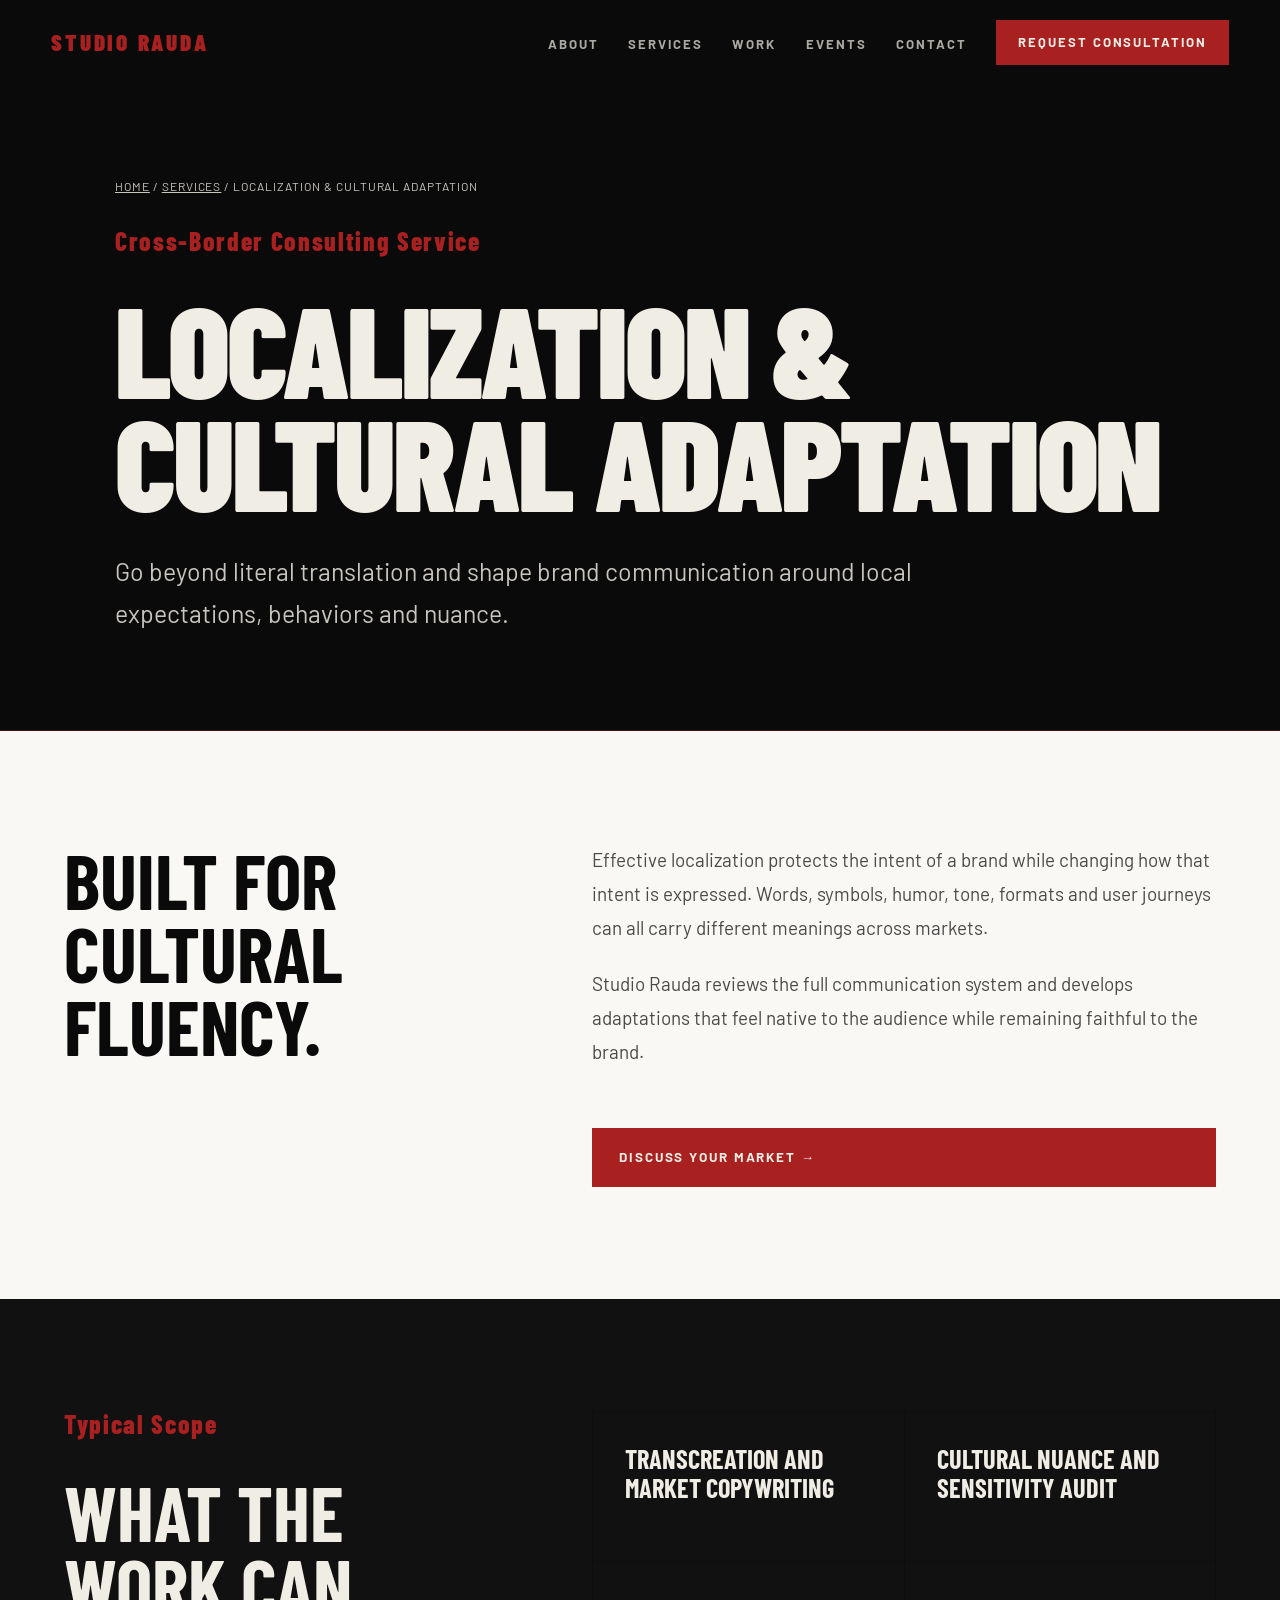
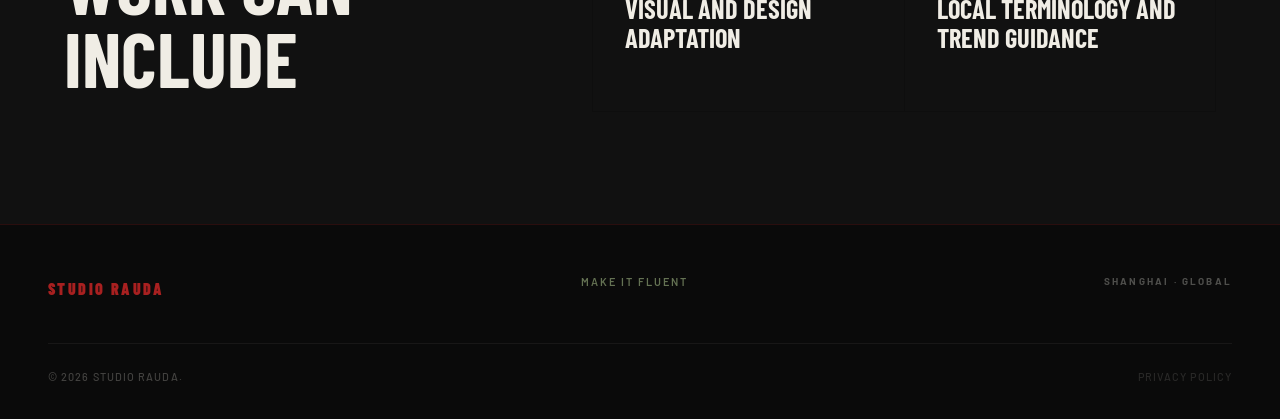
<file: services/localization-cultural-adaptation.html>
<!DOCTYPE html>
<html lang="en">
<head>
<meta charset="UTF-8">
<meta name="viewport" content="width=device-width, initial-scale=1.0">
<title>Localization & Cultural Adaptation | Studio Rauda</title>
<meta name="description" content="Language, visual and customer-experience adaptation that makes brands feel culturally fluent.">
<meta name="robots" content="index, follow, max-image-preview:large">
<link rel="canonical" href="https://www.studiorauda.com/services/localization-cultural-adaptation.html">
<meta property="og:type" content="website"><meta property="og:site_name" content="Studio Rauda"><meta property="og:title" content="Localization & Cultural Adaptation | Studio Rauda"><meta property="og:description" content="Language, visual and customer-experience adaptation that makes brands feel culturally fluent."><meta property="og:url" content="https://www.studiorauda.com/services/localization-cultural-adaptation.html"><meta property="og:image" content="https://www.studiorauda.com/assets/images/social-preview.jpg"><meta property="og:image:alt" content="Studio Rauda cross-border brand consultancy">
<meta name="twitter:card" content="summary_large_image"><meta name="twitter:title" content="Localization & Cultural Adaptation | Studio Rauda"><meta name="twitter:description" content="Language, visual and customer-experience adaptation that makes brands feel culturally fluent."><meta name="twitter:image" content="https://www.studiorauda.com/assets/images/social-preview.jpg">
<meta name="theme-color" content="#0A0A0A"><link rel="icon" href="../assets/images/favicon.svg" type="image/svg+xml">
<link rel="preconnect" href="https://fonts.googleapis.com"><link rel="preconnect" href="https://fonts.gstatic.com" crossorigin><link href="https://fonts.googleapis.com/css2?family=Barlow+Condensed:wght@400;600;700;800;900&amp;family=Barlow:wght@300;400;500;600&amp;display=swap" rel="stylesheet">
<link rel="stylesheet" href="../assets/css/style.css">
<script type="application/ld+json">{"@context":"https://schema.org","@graph":[{"@type":"Service","@id":"https://www.studiorauda.com/services/localization-cultural-adaptation.html#webpage","url":"https://www.studiorauda.com/services/localization-cultural-adaptation.html","name":"Localization & Cultural Adaptation | Studio Rauda","description":"Language, visual and customer-experience adaptation that makes brands feel culturally fluent.","isPartOf":{"@id":"https://www.studiorauda.com/#website"},"about":{"@id":"https://www.studiorauda.com/#organization"},"inLanguage":"en","provider":{"@id":"https://www.studiorauda.com/#organization"},"areaServed":["China","United States","Europe","Middle East","Southeast Asia"]},{"@type":"BreadcrumbList","@id":"https://www.studiorauda.com/services/localization-cultural-adaptation.html#breadcrumb","itemListElement":[{"@type":"ListItem","position":1,"name":"Home","item":"https://www.studiorauda.com/"},{"@type":"ListItem","position":2,"name":"Services","item":"https://www.studiorauda.com/services/"},{"@type":"ListItem","position":3,"name":"Localization & Cultural Adaptation","item":"https://www.studiorauda.com/services/localization-cultural-adaptation.html"}]}]}</script>
</head>
<body>
<a class="skip-link" href="#main-content">Skip to main content</a>
<nav id="mainNav" aria-label="Main navigation">
  <a class="nav-logo" href="../index.html" aria-label="Studio Rauda home">Studio Rauda</a>
  <ul class="nav-links" id="navLinks">
    <li><a href="../about.html">About</a></li>
    <li><a href="../services/index.html">Services</a></li>
    <li><a href="../case-studies.html">Work</a></li>
    <li><a href="../index.html#join-event">Events</a></li>
    <li><a href="../index.html#contact">Contact</a></li>
    <li><a href="../request-consultation.html" class="nav-cta">Request Consultation</a></li>
  </ul>
  <button class="nav-hamburger" id="navHamburger" aria-label="Toggle navigation menu" aria-expanded="false" aria-controls="navLinks"><span></span><span></span><span></span></button>
</nav>
<main id="main-content"><section class="detail-hero"><div class="container"><nav class="breadcrumb" aria-label="Breadcrumb"><a href="../index.html">Home</a> / <a href="index.html">Services</a> / Localization & Cultural Adaptation</nav><p class="detail-kicker">Cross-Border Consulting Service</p><h1 class="detail-title">Localization & Cultural Adaptation</h1><p class="detail-lede">Go beyond literal translation and shape brand communication around local expectations, behaviors and nuance.</p></div></section>
<section class="detail-section"><div class="container detail-grid"><h2 class="detail-heading">Built for cultural fluency.</h2><div class="detail-copy"><p>Effective localization protects the intent of a brand while changing how that intent is expressed. Words, symbols, humor, tone, formats and user journeys can all carry different meanings across markets.</p><p>Studio Rauda reviews the full communication system and develops adaptations that feel native to the audience while remaining faithful to the brand.</p><a class="detail-cta" href="../request-consultation.html">Discuss your market →</a></div></div></section>
<section class="detail-section dark"><div class="container detail-grid"><div><p class="detail-kicker">Typical Scope</p><h2 class="detail-heading">What the work can include</h2></div><ul class="deliverables"><li>Transcreation and market copywriting</li><li>Cultural nuance and sensitivity audit</li><li>Visual and design adaptation</li><li>Local terminology and trend guidance</li></ul></div></section></main>
<footer>
  <div class="footer-top"><div><span class="footer-logo">Studio Rauda</span></div><span class="footer-tagline">Make It Fluent</span><div class="footer-social"><p class="footer-social-label">Shanghai · Global</p></div></div>
  <div class="footer-bottom"><span class="footer-copy">© 2026 Studio Rauda.</span><span class="footer-copy"><a class="footer-legal" href="../privacy-policy.html">Privacy Policy</a></span></div>
</footer>
<script src="../assets/js/main.js" defer></script>
</body>
</html>
</file>
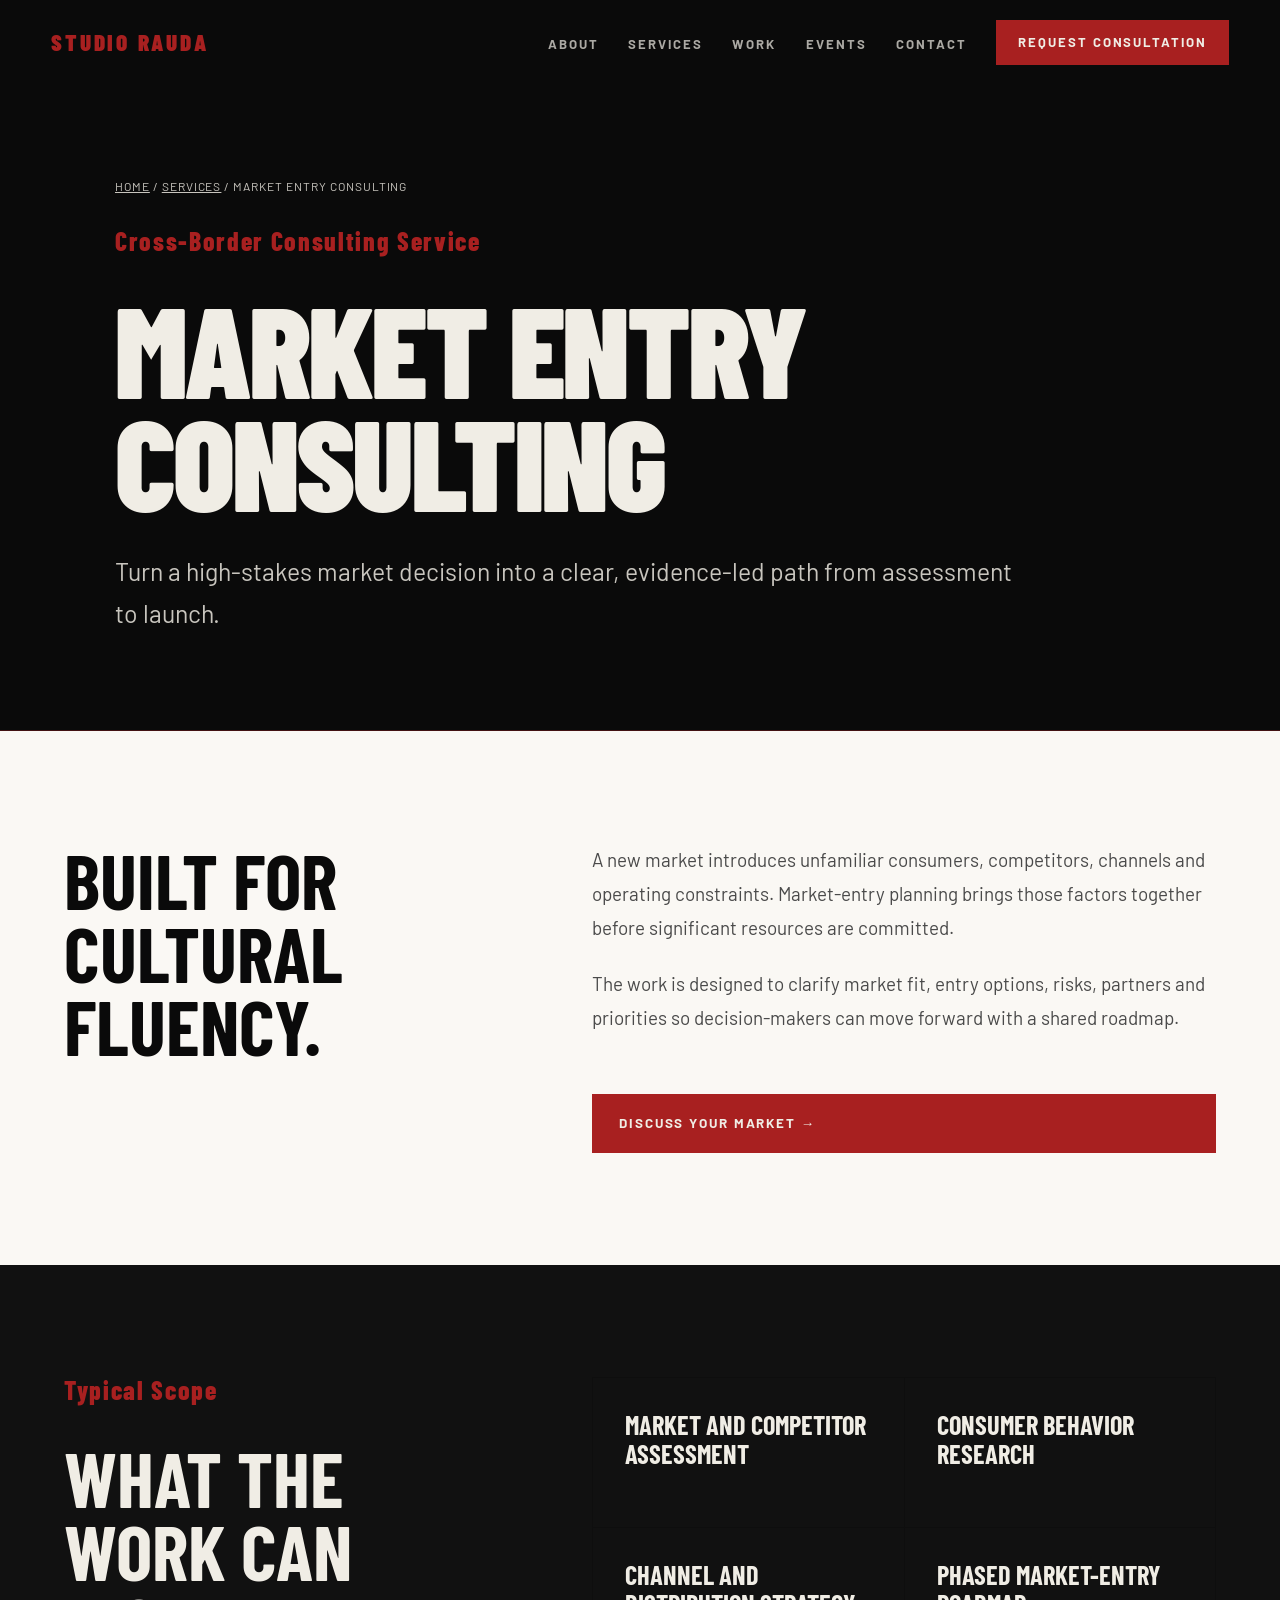
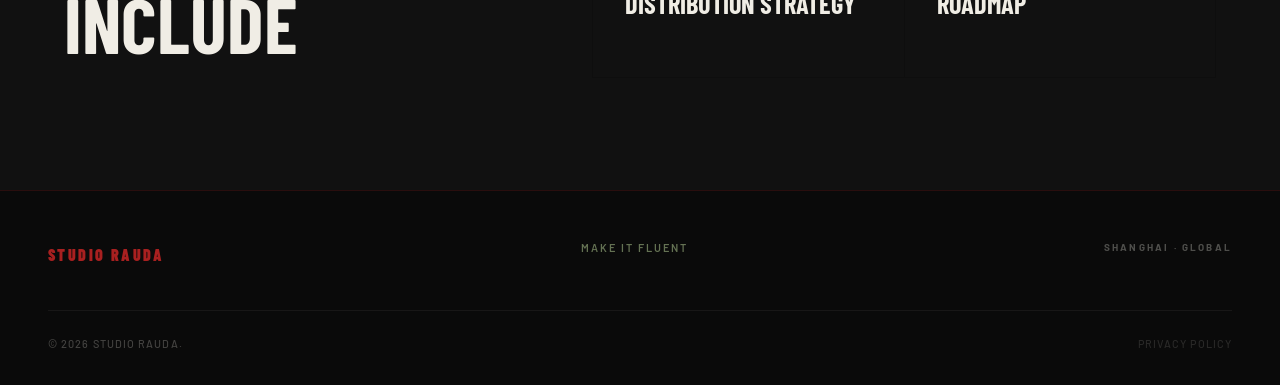
<file: services/market-entry-consulting.html>
<!DOCTYPE html>
<html lang="en">
<head>
<meta charset="UTF-8">
<meta name="viewport" content="width=device-width, initial-scale=1.0">
<title>Market Entry Consulting | Studio Rauda</title>
<meta name="description" content="Market intelligence and practical entry planning for brands moving into China or expanding internationally.">
<meta name="robots" content="index, follow, max-image-preview:large">
<link rel="canonical" href="https://www.studiorauda.com/services/market-entry-consulting.html">
<meta property="og:type" content="website"><meta property="og:site_name" content="Studio Rauda"><meta property="og:title" content="Market Entry Consulting | Studio Rauda"><meta property="og:description" content="Market intelligence and practical entry planning for brands moving into China or expanding internationally."><meta property="og:url" content="https://www.studiorauda.com/services/market-entry-consulting.html"><meta property="og:image" content="https://www.studiorauda.com/assets/images/social-preview.jpg"><meta property="og:image:alt" content="Studio Rauda cross-border brand consultancy">
<meta name="twitter:card" content="summary_large_image"><meta name="twitter:title" content="Market Entry Consulting | Studio Rauda"><meta name="twitter:description" content="Market intelligence and practical entry planning for brands moving into China or expanding internationally."><meta name="twitter:image" content="https://www.studiorauda.com/assets/images/social-preview.jpg">
<meta name="theme-color" content="#0A0A0A"><link rel="icon" href="../assets/images/favicon.svg" type="image/svg+xml">
<link rel="preconnect" href="https://fonts.googleapis.com"><link rel="preconnect" href="https://fonts.gstatic.com" crossorigin><link href="https://fonts.googleapis.com/css2?family=Barlow+Condensed:wght@400;600;700;800;900&amp;family=Barlow:wght@300;400;500;600&amp;display=swap" rel="stylesheet">
<link rel="stylesheet" href="../assets/css/style.css">
<script type="application/ld+json">{"@context":"https://schema.org","@graph":[{"@type":"Service","@id":"https://www.studiorauda.com/services/market-entry-consulting.html#webpage","url":"https://www.studiorauda.com/services/market-entry-consulting.html","name":"Market Entry Consulting | Studio Rauda","description":"Market intelligence and practical entry planning for brands moving into China or expanding internationally.","isPartOf":{"@id":"https://www.studiorauda.com/#website"},"about":{"@id":"https://www.studiorauda.com/#organization"},"inLanguage":"en","provider":{"@id":"https://www.studiorauda.com/#organization"},"areaServed":["China","United States","Europe","Middle East","Southeast Asia"]},{"@type":"BreadcrumbList","@id":"https://www.studiorauda.com/services/market-entry-consulting.html#breadcrumb","itemListElement":[{"@type":"ListItem","position":1,"name":"Home","item":"https://www.studiorauda.com/"},{"@type":"ListItem","position":2,"name":"Services","item":"https://www.studiorauda.com/services/"},{"@type":"ListItem","position":3,"name":"Market Entry Consulting","item":"https://www.studiorauda.com/services/market-entry-consulting.html"}]}]}</script>
</head>
<body>
<a class="skip-link" href="#main-content">Skip to main content</a>
<nav id="mainNav" aria-label="Main navigation">
  <a class="nav-logo" href="../index.html" aria-label="Studio Rauda home">Studio Rauda</a>
  <ul class="nav-links" id="navLinks">
    <li><a href="../about.html">About</a></li>
    <li><a href="../services/index.html">Services</a></li>
    <li><a href="../case-studies.html">Work</a></li>
    <li><a href="../index.html#join-event">Events</a></li>
    <li><a href="../index.html#contact">Contact</a></li>
    <li><a href="../request-consultation.html" class="nav-cta">Request Consultation</a></li>
  </ul>
  <button class="nav-hamburger" id="navHamburger" aria-label="Toggle navigation menu" aria-expanded="false" aria-controls="navLinks"><span></span><span></span><span></span></button>
</nav>
<main id="main-content"><section class="detail-hero"><div class="container"><nav class="breadcrumb" aria-label="Breadcrumb"><a href="../index.html">Home</a> / <a href="index.html">Services</a> / Market Entry Consulting</nav><p class="detail-kicker">Cross-Border Consulting Service</p><h1 class="detail-title">Market Entry Consulting</h1><p class="detail-lede">Turn a high-stakes market decision into a clear, evidence-led path from assessment to launch.</p></div></section>
<section class="detail-section"><div class="container detail-grid"><h2 class="detail-heading">Built for cultural fluency.</h2><div class="detail-copy"><p>A new market introduces unfamiliar consumers, competitors, channels and operating constraints. Market-entry planning brings those factors together before significant resources are committed.</p><p>The work is designed to clarify market fit, entry options, risks, partners and priorities so decision-makers can move forward with a shared roadmap.</p><a class="detail-cta" href="../request-consultation.html">Discuss your market →</a></div></div></section>
<section class="detail-section dark"><div class="container detail-grid"><div><p class="detail-kicker">Typical Scope</p><h2 class="detail-heading">What the work can include</h2></div><ul class="deliverables"><li>Market and competitor assessment</li><li>Consumer behavior research</li><li>Channel and distribution strategy</li><li>Phased market-entry roadmap</li></ul></div></section></main>
<footer>
  <div class="footer-top"><div><span class="footer-logo">Studio Rauda</span></div><span class="footer-tagline">Make It Fluent</span><div class="footer-social"><p class="footer-social-label">Shanghai · Global</p></div></div>
  <div class="footer-bottom"><span class="footer-copy">© 2026 Studio Rauda.</span><span class="footer-copy"><a class="footer-legal" href="../privacy-policy.html">Privacy Policy</a></span></div>
</footer>
<script src="../assets/js/main.js" defer></script>
</body>
</html>
</file>
<file: assets/css/style.css>
*, *::before, *::after { box-sizing: border-box; margin: 0; padding: 0; }

  :root {
    --crimson: #A82020;
    --crimson-dark: #861919;
    --crimson-deep: #5C0F0F;
    --black: #0A0A0A;
    --near-black: #111111;
    --off-white: #F0EDE5;
    --warm-white: #FAF8F4;
    --sage: #8B9E72;
    --sage-light: #B8C89A;
    --mid-gray: #4A4A4A;
    --light-gray: #C8C5BE;
    --font-display: 'Barlow Condensed', sans-serif;
    --font-body: 'Barlow', sans-serif;
  }

  html { scroll-behavior: smooth; }

  body {
    background: var(--black);
    color: var(--off-white);
    font-family: var(--font-body);
    font-weight: 400;
    line-height: 1.6;
    overflow-x: hidden;
  }

  /* ── NAV ── */
  #mainNav {
    position: fixed;
    top: 0; left: 0; right: 0;
    z-index: 100;
    display: flex;
    justify-content: space-between;
    align-items: center;
    padding: 1.5rem 3rem;
    transition: background 0.4s, padding 0.3s;
  }
  #mainNav.scrolled {
    background: rgba(10,10,10,0.95);
    backdrop-filter: blur(12px);
    padding: 1rem 3rem;
    border-bottom: 1px solid rgba(168,32,32,0.2);
  }
  .nav-logo {
    font-family: var(--font-display);
    font-weight: 900;
    font-size: 1.4rem;
    letter-spacing: 0.12em;
    color: var(--crimson);
    text-decoration: none;
    text-transform: uppercase;
  }
  .nav-links {
    display: flex;
    gap: 2.5rem;
    list-style: none;
    align-items: center;
  }
  .nav-links a {
    font-family: var(--font-body);
    font-size: 0.75rem;
    font-weight: 600;
    letter-spacing: 0.15em;
    text-transform: uppercase;
    color: var(--off-white);
    text-decoration: none;
    opacity: 0.7;
    transition: opacity 0.2s, color 0.2s;
  }
  .nav-links a:hover { opacity: 1; color: var(--crimson); }
  .nav-cta {
    font-family: var(--font-body);
    font-size: 0.72rem;
    font-weight: 600;
    letter-spacing: 0.12em;
    text-transform: uppercase;
    color: var(--off-white) !important;
    opacity: 1 !important;
    background: var(--crimson);
    padding: 0.55rem 1.4rem;
    text-decoration: none;
    transition: background 0.2s !important;
  }
  .nav-cta:hover { background: var(--crimson-dark) !important; }

  /* ── MOBILE MENU ── */
  .nav-hamburger {
    display: none;
    flex-direction: column;
    gap: 5px;
    cursor: pointer;
    padding: 0.5rem;
    background: none;
    border: none;
  }
  .nav-hamburger span {
    display: block;
    width: 24px;
    height: 2px;
    background: var(--off-white);
    transition: all 0.3s;
  }
  .nav-hamburger.active span:nth-child(1) { transform: translateY(7px) rotate(45deg); }
  .nav-hamburger.active span:nth-child(2) { opacity: 0; }
  .nav-hamburger.active span:nth-child(3) { transform: translateY(-7px) rotate(-45deg); }

  /* ── HERO ── */
  .hero {
    height: 100vh;
    height: 100svh; /* mobile-safe: avoids Safari/Chrome URL-bar jump */
    min-height: 700px;
    position: relative;
    overflow: hidden;
  }
  .hero-bg-img {
    position: absolute;
    inset: 0;
    width: 100%;
    height: 100%;
    object-fit: cover;
    object-position: center center;
    filter: contrast(1.08) saturate(0.9);
  }
  .hero-overlay {
    position: absolute;
    inset: 0;
    background: linear-gradient(to right, rgba(10,10,10,0.3) 0%, rgba(10,10,10,0.1) 40%, transparent 60%, rgba(10,10,10,0.15) 100%),
                linear-gradient(to bottom, rgba(10,10,10,0.15) 0%, transparent 30%, transparent 70%, rgba(10,10,10,0.5) 100%);
    z-index: 1;
  }
  .hero-content {
    position: relative;
    z-index: 2;
    height: 100%;
    display: flex;
    align-items: center;
    justify-content: flex-start;
    padding: 4rem 6rem;
  }
  .hero-logo-wrap {
    display: flex;
    flex-direction: column;
    align-items: flex-start;
    animation: heroIn 1s cubic-bezier(0.22, 1, 0.36, 1) 0.15s both;
  }
  @keyframes heroIn {
    from { opacity: 0; transform: translateY(24px); }
    to { opacity: 1; transform: translateY(0); }
  }
  .hero-bg-img {
    animation: heroBgIn 1.8s cubic-bezier(0.22, 1, 0.36, 1) both;
  }
  @keyframes heroBgIn {
    from { opacity: 0; transform: scale(1.04); }
    to { opacity: 1; transform: scale(1); }
  }
  .hero-logo-img {
    width: 100%;
    max-width: 380px;
    height: auto;
    display: block;
    filter: brightness(1.35) saturate(0.75);
  }
  .hero-eyebrow {
    font-family: var(--font-body);
    font-size: clamp(.85rem, 1.05vw, 1.05rem);
    font-weight: 500;
    letter-spacing: 0.06em;
    line-height: 1.5;
    color: var(--off-white);
    position: absolute;
    left: 6rem;
    bottom: 2.5rem;
    max-width: calc(100% - 12rem);
    z-index: 2;
    margin: 0;
    text-shadow: 0 1px 8px rgba(0,0,0,.25);
  }
  .hero-book-btn {
    display: inline-flex;
    align-items: center;
    justify-content: center;
    min-height: 48px;
    margin-top: clamp(3.5rem, 5vw, 4.5rem);
    padding: .75rem 1.75rem;
    border: 1px solid rgba(240,237,229,.65);
    background: transparent;
    color: var(--off-white);
    font-size: .85rem;
    font-weight: 500;
    letter-spacing: .04em;
    text-decoration: none;
    transition: background .2s, transform .2s;
  }
  .hero-book-btn:hover { background: rgba(255,255,255,.1); transform: translateY(-2px); }
  .hero-book-btn:focus-visible { outline: 3px solid white; outline-offset: 5px; }
  @media (prefers-reduced-motion: reduce) {
    .hero-logo-wrap, .hero-bg-img { animation: none; }
    .hero-book-btn { transition: none; }
  }

  .hero-grid-lines {
    position: absolute;
    inset: 0;
    pointer-events: none;
    z-index: 1;
  }
  .hero-grid-lines::before {
    content: '';
    position: absolute;
    left: 33.33%; top: 0; bottom: 0;
    width: 1px;
    background: rgba(240,237,229,0.06);
  }
  .hero-grid-lines::after {
    content: '';
    position: absolute;
    left: 66.66%; top: 0; bottom: 0;
    width: 1px;
    background: rgba(240,237,229,0.06);
  }
  .hero-scroll-hint {
    position: absolute;
    bottom: 2.5rem;
    right: 3rem;
    display: flex;
    flex-direction: column;
    align-items: center;
    gap: 0.5rem;
    z-index: 10;
  }
  .hero-scroll-hint span {
    font-size: 0.6rem;
    letter-spacing: 0.2em;
    text-transform: uppercase;
    color: rgba(240,237,229,0.35);
    writing-mode: vertical-rl;
  }
  .scroll-line {
    width: 1px;
    height: 3rem;
    background: rgba(168,32,32,0.5);
    animation: scrollPulse 2s ease-in-out infinite;
  }
  @keyframes scrollPulse {
    0%, 100% { transform: scaleY(1); opacity: 0.5; }
    50% { transform: scaleY(0.5); opacity: 1; }
  }

  /* ── MARQUEE ── */
  .marquee-wrap {
    background: var(--crimson);
    overflow: hidden;
    padding: 0.85rem 0;
    border-top: 1px solid var(--crimson-dark);
    border-bottom: 1px solid var(--crimson-dark);
  }
  .marquee-track {
    display: flex;
    gap: 0;
    animation: marqueeScroll 28s linear infinite;
    white-space: nowrap;
  }
  .marquee-item {
    font-family: var(--font-display);
    font-weight: 800;
    font-size: 0.95rem;
    letter-spacing: 0.25em;
    text-transform: uppercase;
    color: var(--off-white);
    padding: 0 2.5rem;
    opacity: 0.9;
  }
  .marquee-dot {
    color: var(--sage);
    font-size: 1.2rem;
    line-height: 1;
    padding: 0 0.5rem;
  }
  @keyframes marqueeScroll {
    0% { transform: translateX(0); }
    100% { transform: translateX(-50%); }
  }

  /* ── SECTION BASE ── */
  section { position: relative; scroll-margin-top: 4.5rem; } /* keep section tops clear of fixed nav on anchor jumps */
  .container { max-width: 1280px; margin: 0 auto; padding: 0 3rem; }
  .section-label {
    display: flex;
    align-items: center;
    gap: clamp(0.75rem, 1.2vw, 1rem);
    width: fit-content;
    font-family: var(--font-display);
    font-size: clamp(1.25rem, 1.7vw, 1.6rem);
    font-weight: 800;
    line-height: 1;
    letter-spacing: 0.08em;
    text-transform: none;
    color: var(--crimson);
    margin-bottom: clamp(1.75rem, 2.5vw, 2.5rem);
  }
  .section-label::before {
    content: "";
    width: clamp(2.25rem, 4vw, 4rem);
    height: 3px;
    flex: 0 0 auto;
    background: currentColor;
  }
  .section-title {
    font-family: var(--font-display);
    font-weight: 800;
    font-size: clamp(2.8rem, 5vw, 5rem);
    line-height: 0.92;
    letter-spacing: -0.01em;
    text-transform: uppercase;
    color: var(--off-white);
  }
  .section-title .accent { color: var(--crimson); }

  /* ── WHO WE ARE ── */
  .who-we-are-section {
    background: var(--black);
    padding: 9rem 0;
    overflow: hidden;
    border-top: 1px solid rgba(168,32,32,0.12);
  }
  .who-we-are-inner {
    display: grid;
    grid-template-columns: 1fr 1fr;
    gap: 6rem;
    align-items: start;
    margin-top: 0;
  }
  .who-we-are-left {
    position: relative;
  }
  .who-we-are-left-headline {
    margin-bottom: 2.5rem;
  }
  .market-flow-labels {
    display: flex;
    flex-direction: column;
    gap: 0.6rem;
    margin-top: 2.5rem;
  }
  .market-flow-item {
    display: flex;
    align-items: center;
    gap: 1rem;
    font-family: var(--font-display);
    font-size: 0.78rem;
    font-weight: 700;
    letter-spacing: 0.2em;
    text-transform: uppercase;
  }
  .market-flow-from {
    color: var(--sage);
    min-width: 90px;
  }
  .market-flow-arrow {
    color: rgba(168,32,32,0.5);
    font-size: 0.9rem;
  }
  .market-flow-to {
    color: rgba(240,237,229,0.45);
  }

  .who-we-are-right {
    padding-top: 1.5rem;
  }
  .who-we-are-right .section-label {
    margin-bottom: 2.25rem;
  }
  .who-we-are-headline {
    font-family: var(--font-display);
    font-weight: 800;
    font-size: clamp(1.8rem, 3vw, 2.8rem);
    line-height: 1.0;
    text-transform: uppercase;
    color: var(--off-white);
    margin-bottom: 2rem;
    letter-spacing: -0.01em;
  }
  .who-we-are-body {
    font-size: 1.0rem;
    color: rgba(240,237,229,0.68);
    line-height: 1.75;
    margin-bottom: 1.5rem;
  }
  .who-we-are-body + .who-we-are-body {
    margin-bottom: 2.5rem;
  }
  .service-pillars {
    list-style: none;
    display: flex;
    flex-direction: column;
    gap: 0;
    border-top: 1px solid rgba(168,32,32,0.2);
  }
  .service-pillar {
    display: flex;
    align-items: baseline;
    gap: 1.2rem;
    padding: 1rem 0;
    border-bottom: 1px solid rgba(168,32,32,0.12);
    transition: padding-left 0.3s;
  }
  .service-pillar:hover {
    padding-left: 0.5rem;
  }
  .pillar-num {
    font-family: var(--font-display);
    font-size: 0.72rem;
    font-weight: 700;
    letter-spacing: 0.1em;
    color: var(--crimson);
    min-width: 28px;
  }
  .pillar-name {
    font-family: var(--font-display);
    font-weight: 700;
    font-size: 1.05rem;
    text-transform: uppercase;
    letter-spacing: 0.05em;
    color: var(--off-white);
  }

  /* ── PROBLEM ── */
  .problem-section {
    background: var(--warm-white);
    color: var(--black);
    padding: 8rem 0;
  }
  .problem-section .section-label { color: var(--crimson); }
  .problem-section .section-title { color: var(--black); }
  .problem-grid {
    display: grid;
    grid-template-columns: 1fr 1fr;
    gap: 5rem;
    margin-top: 5rem;
    align-items: start;
  }
  .problem-statement {
    font-family: var(--font-display);
    font-weight: 700;
    font-size: clamp(1.6rem, 2.5vw, 2.4rem);
    line-height: 1.05;
    text-transform: uppercase;
    color: var(--black);
  }
  .problem-statement em {
    font-style: normal;
    color: var(--crimson);
  }
  .problem-vs {
    font-family: var(--font-display);
    font-weight: 900;
    font-size: 4rem;
    color: var(--crimson);
    line-height: 1;
    margin: 1.2rem 0;
    letter-spacing: -0.02em;
  }
  .problem-items {
    list-style: none;
    display: flex;
    flex-direction: column;
    gap: 1.2rem;
    margin-top: 1rem;
  }
  .problem-items li {
    display: flex;
    gap: 1rem;
    align-items: flex-start;
    font-size: 0.95rem;
    color: var(--mid-gray);
    line-height: 1.5;
  }
  .problem-items li::before {
    content: '';
    width: 3px;
    height: 1.4rem;
    background: var(--crimson);
    flex-shrink: 0;
    margin-top: 0.15rem;
  }
  .problem-stat-block {
    background: var(--black);
    color: var(--off-white);
    padding: 2.5rem;
    margin-top: 2rem;
  }
  .problem-stat-num {
    font-family: var(--font-display);
    font-weight: 900;
    font-size: 5rem;
    line-height: 1;
    color: var(--crimson);
    letter-spacing: -0.02em;
  }
  .problem-stat-label {
    font-size: 0.8rem;
    font-weight: 500;
    letter-spacing: 0.1em;
    text-transform: uppercase;
    color: rgba(240,237,229,0.55);
    margin-top: 0.5rem;
    line-height: 1.4;
  }

  /* ── ABOUT / FOUNDER ── */
  .about-section {
    background: var(--near-black);
    padding: 8rem 0;
  }
  .about-grid {
    display: grid;
    grid-template-columns: 1.2fr 1fr;
    gap: 6rem;
    align-items: center;
    margin-top: 4rem;
  }
  .about-text p {
    font-size: 1.05rem;
    line-height: 1.75;
    color: rgba(240,237,229,0.72);
    margin-bottom: 1.5rem;
  }
  .about-text p strong {
    color: var(--off-white);
    font-weight: 600;
  }
  .about-signature {
    font-family: var(--font-display);
    font-weight: 700;
    font-size: 1.2rem;
    letter-spacing: 0.1em;
    text-transform: uppercase;
    color: var(--sage);
    margin-top: 2rem;
  }
  .about-role {
    font-size: 0.72rem;
    font-weight: 600;
    letter-spacing: 0.18em;
    text-transform: uppercase;
    color: rgba(240,237,229,0.35);
    margin-top: 0.25rem;
  }
  .about-visual {
    position: relative;
  }
  .about-img-frame {
    background: var(--near-black);
    position: relative;
    overflow: hidden;
    aspect-ratio: 3/4;
  }
  .about-img-frame img {
    width: 100%;
    height: 100%;
    object-fit: cover;
    object-position: center top;
    transition: transform 0.5s ease;
  }
  .about-img-frame:hover img { transform: scale(1.03); }
  .about-img-label {
    position: absolute;
    bottom: 0; left: 0; right: 0;
    padding: 3rem 1.5rem 1.5rem;
    background: linear-gradient(to top, rgba(10,10,10,0.75) 0%, transparent 100%);
    font-family: var(--font-display);
    font-weight: 800;
    font-size: 2.8rem;
    line-height: 0.9;
    text-transform: uppercase;
    color: var(--off-white);
  }

  /* ── MISSION / VISION ── */
  .mission-section {
    background: var(--black);
    padding: 8rem 0;
    overflow: hidden;
  }
  .mission-grid {
    display: grid;
    grid-template-columns: 1fr 1fr;
    gap: 1px;
    background: rgba(168,32,32,0.25);
    margin-top: 5rem;
    border: 1px solid rgba(168,32,32,0.25);
  }
  .mission-card {
    background: var(--black);
    padding: 3.5rem;
    position: relative;
  }
  .mission-card-num {
    font-family: var(--font-display);
    font-weight: 900;
    font-size: 6rem;
    line-height: 1;
    color: rgba(168,32,32,0.12);
    position: absolute;
    top: 1.5rem; right: 2rem;
    letter-spacing: -0.02em;
  }
  .mission-card-label {
    font-family: var(--font-display);
    font-size: clamp(1.15rem, 1.4vw, 1.35rem);
    font-weight: 800;
    line-height: 1;
    letter-spacing: 0.08em;
    text-transform: none;
    color: var(--crimson);
    margin-bottom: 1.35rem;
  }
  .mission-card-title {
    font-family: var(--font-display);
    font-weight: 800;
    font-size: 2rem;
    text-transform: uppercase;
    color: var(--off-white);
    line-height: 1;
    margin-bottom: 1.5rem;
    letter-spacing: 0.02em;
  }
  .mission-card > p:not(.mission-card-label) {
    font-size: 0.92rem;
    color: rgba(240,237,229,0.6);
    line-height: 1.7;
  }
  .mission-vision-list {
    list-style: none;
    margin-top: 1.2rem;
    display: flex;
    flex-direction: column;
    gap: 0.7rem;
  }
  .mission-vision-list li {
    font-size: 0.88rem;
    color: rgba(240,237,229,0.6);
    padding-left: 1rem;
    border-left: 2px solid var(--crimson);
    line-height: 1.5;
  }

  /* ── SERVICES ── */
  .services-section {
    background: var(--off-white);
    color: var(--black);
    padding: 8rem 0;
  }
  .services-section .section-label { color: var(--crimson); }
  .services-section .section-title { color: var(--black); }
  .services-intro {
    font-size: 1.05rem;
    color: var(--mid-gray);
    line-height: 1.7;
    max-width: 540px;
    margin-top: 1.5rem;
  }
  .services-layout {
    display: grid;
    grid-template-columns: 1fr 1.6fr;
    gap: 5rem;
    margin-top: 5rem;
    align-items: start;
  }
  .who-we-serve h3 {
    font-family: var(--font-display);
    font-weight: 800;
    font-size: 1.1rem;
    text-transform: uppercase;
    letter-spacing: 0.08em;
    color: var(--black);
    margin-bottom: 1.5rem;
  }
  .market-tags {
    display: flex;
    flex-wrap: wrap;
    gap: 0.5rem;
    margin-bottom: 2rem;
  }
  .market-tag {
    font-size: 0.75rem;
    font-weight: 600;
    letter-spacing: 0.1em;
    text-transform: uppercase;
    padding: 0.45rem 0.9rem;
    background: transparent;
    border: 1.5px solid var(--black);
    color: var(--black);
    transition: all 0.2s;
    cursor: default;
  }
  .market-tag:hover { background: var(--crimson); border-color: var(--crimson); color: var(--off-white); }
  .market-tag.active { background: var(--crimson); border-color: var(--crimson); color: var(--off-white); }
  .market-sub {
    font-size: 0.72rem;
    font-weight: 700;
    letter-spacing: 0.15em;
    text-transform: uppercase;
    color: var(--mid-gray);
    margin: 1.5rem 0 0.75rem;
  }
  .industry-tags {
    display: flex;
    flex-wrap: wrap;
    gap: 0.5rem;
  }
  .industry-tag {
    font-size: 0.72rem;
    font-weight: 500;
    letter-spacing: 0.08em;
    text-transform: uppercase;
    padding: 0.35rem 0.75rem;
    background: rgba(0,0,0,0.06);
    color: var(--mid-gray);
    cursor: default;
  }
  .services-grid {
    display: grid;
    grid-template-columns: 1fr 1fr;
    gap: 1px;
    background: rgba(0,0,0,0.1);
    border: 1px solid rgba(0,0,0,0.1);
  }
  .service-item {
    background: var(--warm-white);
    padding: 2rem 1.75rem;
    cursor: pointer;
    transition: background 0.25s, transform 0.4s cubic-bezier(0.165, 0.84, 0.44, 1);
  }
  .service-item:hover { background: var(--black); transform: translateY(-8px); }
  .service-item:hover .service-name { color: var(--off-white); }
  .service-item:hover .service-desc { color: rgba(240,237,229,0.55); }
  .service-item:hover .service-arrow { color: var(--crimson); }
  .service-header {
    display: flex;
    justify-content: space-between;
    align-items: flex-start;
    margin-bottom: 0.75rem;
  }
  .service-name {
    font-family: var(--font-display);
    font-weight: 800;
    font-size: 1.05rem;
    text-transform: uppercase;
    letter-spacing: 0.05em;
    color: var(--black);
    line-height: 1.2;
    transition: color 0.25s;
  }
  .service-arrow {
    font-size: 1.2rem;
    color: var(--crimson);
    transition: color 0.25s;
    line-height: 1;
  }
  .service-desc {
    font-size: 0.82rem;
    color: var(--mid-gray);
    line-height: 1.55;
    transition: color 0.25s;
  }

  /* ── JOIN EVENT ── */
  .join-event-section {
    background: var(--near-black);
    padding: 8rem 0;
    border-top: 1px solid rgba(168,32,32,0.1);
  }
  .join-event-inner {
    max-width: 560px;
    margin: 0 auto;
    text-align: center;
  }
  .join-event-inner .section-label {
    margin-left: auto;
    margin-right: auto;
  }
  .join-event-inner .section-title {
    margin-bottom: 1rem;
  }
  .join-event-subtitle {
    font-size: 1rem;
    color: rgba(240,237,229,0.55);
    line-height: 1.65;
    margin-bottom: 3rem;
  }
  .join-form {
    display: flex;
    flex-direction: column;
    gap: 1rem;
  }
  .join-form-row {
    display: flex;
    gap: 0;
  }
  .join-form input[type="email"] {
    flex: 1;
    padding: 1.1rem 1.4rem;
    background: rgba(240,237,229,0.06);
    border: 1px solid rgba(240,237,229,0.18);
    border-right: none;
    color: var(--off-white);
    font-family: var(--font-body);
    font-size: 0.9rem;
    outline: none;
    transition: border-color 0.3s, background 0.3s;
  }
  .join-form input[type="email"]:focus {
    border-color: var(--crimson);
    background: rgba(168,32,32,0.06);
  }
  .join-form input[type="email"]::placeholder {
    color: rgba(240,237,229,0.3);
  }
  .join-form-btn {
    background: var(--crimson);
    color: var(--off-white);
    border: none;
    padding: 1.1rem 1.8rem;
    font-family: var(--font-body);
    font-size: 0.72rem;
    font-weight: 700;
    letter-spacing: 0.18em;
    text-transform: uppercase;
    cursor: pointer;
    transition: background 0.25s, letter-spacing 0.25s;
    white-space: nowrap;
  }
  .join-form-btn:hover {
    background: var(--crimson-dark);
    letter-spacing: 0.22em;
  }
  .join-form-btn:disabled {
    opacity: 0.6;
    cursor: not-allowed;
  }
  .join-success {
    display: none;
    padding: 1.5rem 2rem;
    background: rgba(139,158,114,0.12);
    border: 1px solid rgba(139,158,114,0.3);
    color: var(--sage-light);
    font-size: 0.9rem;
    line-height: 1.6;
    text-align: center;
  }
  .join-error {
    display: none;
    padding: 0.8rem 1rem;
    background: rgba(168,32,32,0.1);
    border: 1px solid rgba(168,32,32,0.3);
    color: #e08080;
    font-size: 0.82rem;
    text-align: center;
  }

  /* ── CONTACT / CTA ── */
  .contact-section {
    background: var(--crimson);
    padding: 8rem 0;
    overflow: hidden;
    position: relative;
  }
  .contact-bg-text {
    position: absolute;
    bottom: -1.5rem; left: -0.5rem;
    font-family: var(--font-display);
    font-weight: 900;
    font-size: clamp(6rem, 14vw, 14rem);
    line-height: 1;
    text-transform: uppercase;
    color: rgba(0,0,0,0.12);
    pointer-events: none;
    letter-spacing: -0.02em;
    white-space: nowrap;
  }
  .contact-inner {
    position: relative;
    z-index: 2;
  }
  .contact-section .section-label { color: rgba(240,237,229,0.82); }
  .contact-headline {
    font-family: var(--font-display);
    font-weight: 900;
    font-size: clamp(3.5rem, 7vw, 7rem);
    line-height: 0.9;
    text-transform: uppercase;
    color: var(--off-white);
    letter-spacing: -0.01em;
    margin-bottom: 3rem;
  }
  .contact-links {
    display: flex;
    flex-direction: column;
    gap: 0.6rem;
    margin-bottom: 3rem;
  }
  .contact-link {
    font-family: var(--font-body);
    font-size: 1.05rem;
    font-weight: 500;
    color: rgba(240,237,229,0.75);
    text-decoration: none;
    transition: color 0.2s;
    display: inline-flex;
    align-items: center;
    gap: 0.75rem;
  }
  .contact-link:hover { color: var(--off-white); }
  .contact-link-icon {
    width: 20px; height: 20px;
    opacity: 0.5;
  }
  .contact-cta-btn {
    display: inline-block;
    font-family: var(--font-body);
    font-size: 0.78rem;
    font-weight: 700;
    letter-spacing: 0.18em;
    text-transform: uppercase;
    color: var(--crimson);
    background: var(--off-white);
    padding: 1.1rem 2.5rem;
    text-decoration: none;
    transition: background 0.2s, color 0.2s;
  }
  .contact-cta-btn:hover {
    background: var(--black);
    color: var(--off-white);
  }

  /* ── FOOTER ── */
  body > footer {
    background: var(--black);
    border-top: 1px solid rgba(168,32,32,0.2);
    padding: 3rem 3rem 2rem;
  }
  .footer-top {
    display: flex;
    justify-content: space-between;
    align-items: flex-start;
    margin-bottom: 2.5rem;
    flex-wrap: wrap;
    gap: 2rem;
  }
  .footer-logo {
    font-family: var(--font-display);
    font-weight: 900;
    font-size: 1rem;
    letter-spacing: 0.15em;
    text-transform: uppercase;
    color: var(--crimson);
  }
  .footer-tagline {
    font-size: 0.68rem;
    font-weight: 600;
    letter-spacing: 0.18em;
    text-transform: uppercase;
    color: var(--sage);
    opacity: 0.7;
  }
  .footer-social {
    display: flex;
    flex-direction: column;
    align-items: flex-end;
    gap: 1rem;
  }
  .footer-social-label {
    font-size: 0.62rem;
    font-weight: 700;
    letter-spacing: 0.22em;
    text-transform: uppercase;
    color: rgba(240,237,229,0.3);
  }
  .footer-social-icons {
    display: flex;
    gap: 1.2rem;
    align-items: center;
  }
  .social-icon {
    display: flex;
    align-items: center;
    justify-content: center;
    width: 38px;
    height: 38px;
    color: rgba(240,237,229,0.45);
    text-decoration: none;
    transition: color 0.25s, transform 0.25s, opacity 0.25s;
    opacity: 0.8;
  }
  .social-icon:hover {
    color: var(--crimson);
    transform: translateY(-3px);
    opacity: 1;
  }
  .social-icon svg {
    width: 20px;
    height: 20px;
    fill: currentColor;
  }
  .footer-bottom {
    display: flex;
    justify-content: space-between;
    align-items: center;
    padding-top: 1.5rem;
    border-top: 1px solid rgba(240,237,229,0.06);
    flex-wrap: wrap;
    gap: 0.75rem;
  }
  .footer-copy {
    font-size: 0.68rem;
    font-weight: 500;
    letter-spacing: 0.1em;
    text-transform: uppercase;
    color: rgba(240,237,229,0.25);
  }

  /* ── SERVICE OVERLAY ── */
  .service-overlay {
    position: fixed;
    top: 0; left: 0; right: 0; bottom: 0;
    background: var(--warm-white);
    z-index: 200;
    display: none;
    flex-direction: column;
    overflow-y: auto;
    color: var(--black);
  }
  .service-overlay.active { display: flex; animation: slideUp 0.6s cubic-bezier(0.77, 0, 0.175, 1); }
  .service-overlay.closing { animation: slideDown 0.45s cubic-bezier(0.77, 0, 0.175, 1) both; }
  @keyframes slideUp { from { transform: translateY(100%); } to { transform: translateY(0); } }
  @keyframes slideDown { from { transform: translateY(0); } to { transform: translateY(100%); } }
  .overlay-header { padding: 2.5rem 3rem; display: flex; justify-content: flex-start; }
  .back-to-services {
    background: transparent; border: none; color: var(--crimson); font-family: var(--font-body);
    font-size: 0.85rem; font-weight: 700; text-transform: uppercase; letter-spacing: 0.15em;
    cursor: pointer; display: flex; align-items: center; gap: 0.5rem; transition: color 0.3s;
  }
  .back-to-services:hover { color: var(--crimson-dark); }
  .overlay-content { max-width: 850px; margin: 0 auto; padding: 4rem 3rem 10rem; }
  .overlay-title { font-family: var(--font-display); font-weight: 800; font-size: clamp(3.5rem, 8vw, 6rem); line-height: 0.9; text-transform: uppercase; margin-bottom: 3rem; color: var(--black); }
  .overlay-body { font-size: 1.2rem; line-height: 1.8; color: var(--mid-gray); font-family: var(--font-body); }
  .overlay-body p.intro { font-size: 1.5rem; color: var(--black); font-weight: 500; margin-bottom: 3rem; line-height: 1.6; border-left: 4px solid var(--crimson); padding-left: 2rem; }
  .overlay-body h4 { font-family: var(--font-display); color: var(--black); text-transform: uppercase; margin: 4rem 0 2rem; font-size: 1rem; letter-spacing: 0.1em; }
  .overlay-list { list-style: none; display: flex; flex-direction: column; gap: 1.2rem; }
  .overlay-list li { display: flex; gap: 1.2rem; align-items: flex-start; font-size: 1.1rem; }
  .overlay-list li::before { content: ''; width: 4px; height: 1.5rem; background: var(--crimson); flex-shrink: 0; margin-top: 0.2rem; }

  /* ── ANIMATIONS ── */
  .reveal {
    opacity: 0;
    transform: translateY(30px);
    transition: opacity 0.7s ease, transform 0.7s ease;
  }
  .reveal.visible {
    opacity: 1;
    transform: translateY(0);
  }
  .reveal-delay-1 { transition-delay: 0.1s; }
  .reveal-delay-2 { transition-delay: 0.2s; }
  .reveal-delay-3 { transition-delay: 0.3s; }

  /* ── ACCESSIBILITY: visible keyboard focus ── */
  a:focus-visible, button:focus-visible, input:focus-visible, [tabindex]:focus-visible {
    outline: 2px solid var(--crimson);
    outline-offset: 3px;
  }
  .contact-section a:focus-visible { outline-color: var(--off-white); }

  /* ── ACCESSIBILITY: respect reduced motion ── */
  @media (prefers-reduced-motion: reduce) {
    html { scroll-behavior: auto; }
    *, *::before, *::after {
      animation-duration: 0.01ms !important;
      animation-iteration-count: 1 !important;
      transition-duration: 0.01ms !important;
    }
    .reveal { opacity: 1; transform: none; }
    .marquee-track { animation: none; }
  }

  /* ── CASE STUDIES ── */
  .case-studies-section {
    background: var(--black);
    padding: 8rem 0;
    border-top: 1px solid rgba(168,32,32,0.12);
  }
  .case-grid {
    display: grid;
    grid-template-columns: 1fr 1fr 1fr;
    gap: 1px;
    background: rgba(168,32,32,0.25);
    border: 1px solid rgba(168,32,32,0.25);
    margin-top: 4.5rem;
  }
  .case-card {
    background: var(--black);
    padding: 2.5rem 2rem 2.25rem;
    display: flex;
    flex-direction: column;
    gap: 1.4rem;
    transition: background 0.3s;
  }
  .case-card:hover { background: var(--near-black); }
  .case-route {
    display: flex;
    align-items: center;
    gap: 0.7rem;
    font-family: var(--font-display);
    font-size: 0.72rem;
    font-weight: 700;
    letter-spacing: 0.18em;
    text-transform: uppercase;
  }
  .case-route .from { color: var(--sage); }
  .case-route .arrow { color: rgba(168,32,32,0.6); }
  .case-route .to { color: rgba(240,237,229,0.5); }
  .case-title {
    font-family: var(--font-display);
    font-weight: 800;
    font-size: 1.5rem;
    line-height: 1.05;
    text-transform: uppercase;
    color: var(--off-white);
    letter-spacing: 0.01em;
  }
  .case-outcome {
    font-size: 0.85rem;
    color: rgba(240,237,229,0.55);
    line-height: 1.6;
    flex: 1;
  }
  .case-stat {
    border-top: 1px solid rgba(168,32,32,0.2);
    padding-top: 1.4rem;
  }
  .case-stat-num {
    font-family: var(--font-display);
    font-weight: 900;
    font-size: 3.2rem;
    line-height: 1;
    color: var(--crimson);
    letter-spacing: -0.02em;
  }
  .case-stat-label {
    font-size: 0.68rem;
    font-weight: 600;
    letter-spacing: 0.12em;
    text-transform: uppercase;
    color: rgba(240,237,229,0.4);
    margin-top: 0.4rem;
  }

  /* ── REVIEWS ── */
  .reviews-section {
    background: var(--warm-white);
    color: var(--black);
    padding: 8rem 0;
  }
  .reviews-section .section-label { color: var(--crimson); }
  .reviews-section .section-title { color: var(--black); }
  .reviews-grid {
    display: grid;
    grid-template-columns: 1fr 1fr 1fr;
    gap: 1px;
    background: rgba(0,0,0,0.1);
    border: 1px solid rgba(0,0,0,0.1);
    margin-top: 4.5rem;
  }
  .review-card {
    background: var(--warm-white);
    padding: 2.5rem 2rem;
    display: flex;
    flex-direction: column;
    gap: 1.6rem;
    transition: background 0.3s;
  }
  .review-card:hover { background: var(--off-white); }
  .review-mark {
    font-family: var(--font-display);
    font-weight: 900;
    font-size: 3.5rem;
    line-height: 0.6;
    color: var(--crimson);
  }
  .review-text {
    font-size: 1.05rem;
    line-height: 1.65;
    color: var(--mid-gray);
    flex: 1;
  }
  .review-text strong { color: var(--black); font-weight: 600; }
  .review-author {
    border-top: 1px solid rgba(0,0,0,0.1);
    padding-top: 1.2rem;
  }
  .review-author-name {
    font-family: var(--font-display);
    font-weight: 800;
    font-size: 0.9rem;
    letter-spacing: 0.08em;
    text-transform: uppercase;
    color: var(--black);
  }
  .review-author-role {
    font-size: 0.7rem;
    font-weight: 600;
    letter-spacing: 0.12em;
    text-transform: uppercase;
    color: var(--crimson);
    margin-top: 0.25rem;
  }

  /* ── MOBILE ── */
  @media (max-width: 900px) {
    #mainNav { padding: 1.2rem 1.5rem; }
    #mainNav.scrolled { padding: 0.9rem 1.5rem; }
    .nav-links { 
      display: none;
      position: fixed;
      top: 0; left: 0; right: 0; bottom: 0;
      background: rgba(10,10,10,0.97);
      flex-direction: column;
      justify-content: center;
      align-items: center;
      gap: 2.5rem;
      z-index: 99;
    }
    .nav-links.open { display: flex; }
    .nav-links a { font-size: 1.1rem; opacity: 1; }
    .nav-hamburger { display: flex; z-index: 101; position: relative; }
    .hero-content { padding: 2rem 1.5rem; justify-content: flex-start; }
    .hero-logo-wrap { align-items: flex-start; }
    .hero-logo-img { max-width: 260px; }
    .container { padding: 0 1.5rem; }
    .section-label {
      font-size: 1.15rem;
      gap: 0.7rem;
      margin-bottom: 1.6rem;
    }
    .section-label::before { width: 2rem; height: 2px; }
    .who-we-are-inner { grid-template-columns: 1fr; gap: 3rem; }
    .problem-grid, .about-grid, .services-layout { grid-template-columns: 1fr; gap: 3rem; }
    .mission-grid { grid-template-columns: 1fr; }
    .services-grid { grid-template-columns: 1fr; }
    .case-grid { grid-template-columns: 1fr; }
    .reviews-grid { grid-template-columns: 1fr; }
    .join-form-row { flex-direction: column; }
    .join-form input[type="email"] { border-right: 1px solid rgba(240,237,229,0.18); }
    .footer-top { flex-direction: column; align-items: center; text-align: center; }
    .footer-social { align-items: center; }
    .footer-social-icons { justify-content: center; }
    .footer-bottom { flex-direction: column; text-align: center; }
    .overlay-header { padding: 1.5rem; }
    .overlay-content { padding: 2rem 1.5rem 5rem; }
  }

/* ── SHARED SEO PAGES ── */
.skip-link { position: fixed; left: 1rem; top: -5rem; z-index: 1000; background: var(--off-white); color: var(--black); padding: .75rem 1rem; font-weight: 700; text-decoration: none; }
.skip-link:focus { top: 1rem; }
.service-item { color: inherit; text-decoration: none; }
.footer-legal { color: inherit; text-decoration: none; opacity: .55; transition: opacity .2s; }
.footer-legal:hover { opacity: 1; }
.detail-hero { background: var(--black); min-height: 72vh; display: flex; align-items: flex-end; padding: 11rem 0 6rem; border-bottom: 1px solid rgba(168,32,32,.35); }
.detail-kicker { color: var(--crimson); font-family: var(--font-display); font-size: clamp(1.15rem, 1.4vw, 1.35rem); font-weight: 800; line-height: 1; letter-spacing: .08em; text-transform: none; margin-bottom: 1.75rem; }
.detail-title { max-width: 1050px; font-family: var(--font-display); font-size: clamp(3.5rem, 9vw, 8rem); font-weight: 900; line-height: .88; text-transform: uppercase; letter-spacing: -.025em; }
.detail-lede { max-width: 760px; margin-top: 2rem; color: var(--light-gray); font-size: clamp(1.05rem, 2vw, 1.35rem); line-height: 1.7; }
.detail-section { background: var(--warm-white); color: var(--black); padding: 7rem 0; }
.detail-section.dark { background: var(--near-black); color: var(--off-white); }
.detail-grid { display: grid; grid-template-columns: .8fr 1.2fr; gap: 7rem; align-items: start; }
.detail-heading { font-family: var(--font-display); font-size: clamp(2.5rem, 5vw, 4.5rem); line-height: .95; text-transform: uppercase; }
.detail-copy { display: grid; gap: 1.4rem; color: var(--mid-gray); font-size: 1.05rem; line-height: 1.8; }
.detail-copy img { display: block; width: 100%; height: auto; }
.dark .detail-copy { color: var(--light-gray); }
.deliverables { list-style: none; display: grid; grid-template-columns: repeat(2, 1fr); border-top: 1px solid rgba(0,0,0,.15); border-left: 1px solid rgba(0,0,0,.15); }
.deliverables li { min-height: 150px; padding: 2rem; border-right: 1px solid rgba(0,0,0,.15); border-bottom: 1px solid rgba(0,0,0,.15); font-family: var(--font-display); font-size: 1.35rem; font-weight: 700; line-height: 1.1; text-transform: uppercase; }
.page-card-grid { display: grid; grid-template-columns: repeat(2, minmax(0,1fr)); gap: 1px; background: rgba(240,237,229,.12); border: 1px solid rgba(240,237,229,.12); }
.page-card { display: block; min-height: 300px; padding: 2.5rem; color: var(--off-white); background: var(--near-black); text-decoration: none; transition: background .25s, color .25s; }
.page-card:hover { color: var(--off-white); background: var(--crimson); }
.page-card h2 { margin: 4rem 0 1rem; font-family: var(--font-display); font-size: 2.1rem; line-height: 1; text-transform: uppercase; }
.page-card p { color: var(--light-gray); }
.page-card:hover p { color: var(--off-white); }
.detail-cta { display: inline-block; margin-top: 2.25rem; padding: 1.1rem 1.7rem; color: var(--off-white); background: var(--crimson); font-size: .75rem; font-weight: 700; letter-spacing: .14em; text-transform: uppercase; text-decoration: none; }
.detail-cta:hover { background: var(--crimson-dark); }
.breadcrumb { margin-bottom: 2rem; font-size: .75rem; letter-spacing: .08em; text-transform: uppercase; color: var(--light-gray); }
.breadcrumb a { color: inherit; }
.legal-copy { max-width: 850px; }
.legal-copy h2 { margin: 3rem 0 1rem; font-family: var(--font-display); font-size: 2rem; text-transform: uppercase; }
.legal-copy p, .legal-copy li { color: var(--mid-gray); line-height: 1.8; }
.legal-copy ul { margin: 1rem 0 1rem 1.25rem; }
@media (max-width: 900px) {
  .detail-hero { min-height: 62vh; padding: 9rem 0 4rem; }
  .detail-grid { grid-template-columns: 1fr; gap: 2.5rem; }
  .deliverables, .page-card-grid { grid-template-columns: 1fr; }
  .detail-section { padding: 5rem 0; }
}

/* ── CONSULTATION PAGE ── */
.consultation-page { background: var(--black); }
.consultation-hero { padding: 11rem 0 6rem; background: var(--black); border-bottom: 1px solid rgba(168,32,32,.35); }
.consultation-hero-grid { display: grid; grid-template-columns: 1.2fr .8fr; gap: 7rem; align-items: end; }
.consultation-title { font-family: var(--font-display); font-size: clamp(4rem, 9vw, 8.5rem); font-weight: 900; line-height: .82; letter-spacing: -.035em; text-transform: uppercase; }
.consultation-title span { color: var(--crimson); }
.consultation-intro { padding-bottom: .75rem; color: var(--light-gray); }
.consultation-intro > p { font-size: clamp(1.05rem, 1.5vw, 1.25rem); line-height: 1.7; }
.consultation-intro ul { margin-top: 2.5rem; list-style: none; border-top: 1px solid rgba(240,237,229,.16); }
.consultation-intro li { display: grid; grid-template-columns: 2.5rem 1fr; gap: 1rem; padding: 1rem 0; border-bottom: 1px solid rgba(240,237,229,.16); font-family: var(--font-display); font-weight: 700; letter-spacing: .04em; text-transform: uppercase; }
.consultation-intro li span { color: var(--crimson); }
.consultation-form-section { padding: 7rem 0; background: var(--near-black); }
.consultation-form-heading { max-width: 850px; margin-bottom: 3rem; }
.consultation-form-heading h2 { font-family: var(--font-display); font-size: clamp(3rem, 6vw, 6rem); font-weight: 900; line-height: .9; letter-spacing: -.02em; text-transform: uppercase; }
.consultation-form-heading > p:last-child { max-width: 670px; margin-top: 1.5rem; color: var(--light-gray); line-height: 1.7; }
.zoho-form-shell { overflow: hidden; background: var(--warm-white); border: 1px solid rgba(240,237,229,.18); box-shadow: 0 2rem 5rem rgba(0,0,0,.28); }
.zoho-form-frame { display: block; width: 100%; min-height: 760px; border: 0; background: var(--warm-white); }
.form-fallback { padding: 1rem 1.5rem; color: var(--mid-gray); background: var(--warm-white); font-size: .82rem; text-align: center; }
.form-fallback a, .consultation-privacy a { color: inherit; text-decoration-color: var(--crimson); text-underline-offset: .2em; }
.consultation-privacy { margin-top: 1.25rem; color: rgba(240,237,229,.55); font-size: .78rem; line-height: 1.6; }
@media (max-width: 900px) {
  .consultation-hero { padding: 9rem 0 4.5rem; }
  .consultation-hero-grid { grid-template-columns: 1fr; gap: 3rem; }
  .consultation-form-section { padding: 5rem 0; }
  .zoho-form-frame { min-height: 680px; }
}

/* ── TYPOGRAPHY & UX REFINEMENT ── */
body {
  font-size: clamp(1rem, .24vw + .94rem, 1.125rem);
  line-height: 1.7;
  text-rendering: optimizeLegibility;
  -webkit-font-smoothing: antialiased;
}

.container {
  max-width: 1440px;
  padding-inline: clamp(1.5rem, 5vw, 5rem);
}

#mainNav {
  min-height: 76px;
  padding: 1.25rem clamp(1.5rem, 4vw, 4.5rem);
}
#mainNav.scrolled {
  padding: .9rem clamp(1.5rem, 4vw, 4.5rem);
}
.nav-logo { font-size: clamp(1.45rem, 1.7vw, 1.8rem); }
.nav-links { gap: clamp(1.25rem, 2.3vw, 2.75rem); }
.nav-links a { font-size: .82rem; font-weight: 700; }
.nav-cta { min-height: 44px; display: inline-flex; align-items: center; padding: .7rem 1.35rem; }

.section-label,
.detail-kicker {
  font-size: clamp(1.5rem, 2vw, 2.1rem);
  letter-spacing: .065em;
  margin-bottom: clamp(2rem, 3vw, 3rem);
}
.section-label::before { width: clamp(2.75rem, 5vw, 5rem); }
.section-title {
  max-width: 1200px;
  font-size: clamp(4.5rem, 8.6vw, 9rem);
  font-weight: 900;
  line-height: .86;
  letter-spacing: -.025em;
}

.who-we-are-section,
.problem-section,
.mission-section,
.services-section,
.about-section,
.case-studies-section,
.reviews-section,
.join-event-section,
.contact-section { padding-block: clamp(6rem, 10vw, 11rem); }

.who-we-are-inner { gap: clamp(4rem, 8vw, 9rem); }
.who-we-are-headline {
  font-size: clamp(3.1rem, 5vw, 5.5rem);
  line-height: .94;
  margin-bottom: 2.25rem;
}
.who-we-are-body { max-width: 760px; font-size: 1.25rem; line-height: 1.8; }
.market-flow-item { font-size: .9rem; }
.service-pillar { gap: 1.5rem; padding: 1.35rem 0; }
.pillar-num { min-width: 34px; font-size: .86rem; }
.pillar-name { font-size: clamp(1.4rem, 2vw, 1.9rem); line-height: 1.1; }

.problem-grid { gap: clamp(4rem, 8vw, 9rem); margin-top: clamp(3.5rem, 6vw, 6rem); }
.problem-statement { font-size: clamp(2.15rem, 3.5vw, 3.65rem); line-height: .98; }
.problem-items { gap: 1.4rem; }
.problem-items li { font-size: 1.18rem; line-height: 1.6; }
.problem-items li::before { height: 1.7rem; }
.problem-stat-label { font-size: .9rem; }

.mission-grid { margin-top: clamp(3.5rem, 6vw, 6rem); }
.mission-card { min-height: 390px; padding: clamp(3rem, 5vw, 5.5rem); }
.mission-card-label { font-size: clamp(1.5rem, 1.9vw, 2rem); }
.mission-card-title { max-width: 640px; font-size: clamp(2.8rem, 4vw, 4.5rem); line-height: .9; }
.mission-card > p:not(.mission-card-label) { max-width: 680px; font-size: 1.2rem; }

.services-intro { max-width: 760px; font-size: 1.3rem; }
.services-layout { grid-template-columns: .8fr 1.7fr; gap: clamp(3.5rem, 7vw, 8rem); }
.who-we-serve h3 { font-size: 1.45rem; }
.market-tag { font-size: .84rem; padding: .6rem 1rem; }
.market-sub { font-size: .82rem; }
.industry-tag { font-size: .8rem; padding: .5rem .8rem; }
.service-item { min-height: 260px; padding: clamp(2.25rem, 3.4vw, 3.5rem); }
.service-header { margin-bottom: 1.15rem; }
.service-name { max-width: 88%; font-size: clamp(1.65rem, 2.4vw, 2.35rem); line-height: 1.02; }
.service-arrow { font-size: 1.6rem; }
.service-desc { max-width: 36rem; font-size: 1.12rem; line-height: 1.65; }

.case-card { padding: clamp(2rem, 3vw, 3rem); }
.case-meta { font-size: .82rem; }
.case-title { font-size: clamp(2.1rem, 3.1vw, 3.2rem); }
.case-outcome { font-size: 1.12rem; }
.case-stat-label { font-size: .78rem; }

.about-grid { gap: clamp(4rem, 8vw, 9rem); }
.about-text p { font-size: 1.18rem; line-height: 1.8; }
.about-signature { font-size: 1.45rem; }
.about-role { font-size: .82rem; }

.reviews-grid { margin-top: clamp(3.5rem, 6vw, 6rem); }
.review-card { min-height: 340px; padding: clamp(2rem, 3vw, 3rem); }
.review-text { font-size: clamp(1.2rem, 1.65vw, 1.45rem); }
.review-author-name { font-size: 1.05rem; }
.review-author-role { font-size: .8rem; }

.join-event-inner { max-width: 760px; }
.join-event-subtitle { font-size: 1.18rem; }
.join-form input[type="email"] { min-height: 58px; font-size: 1.05rem; }
.join-form-btn { min-height: 58px; font-size: .82rem; }

.contact-headline { font-size: clamp(4.5rem, 9vw, 9rem); }
.contact-link { font-size: 1.25rem; }
.contact-cta-btn { min-height: 54px; display: inline-flex; align-items: center; font-size: .86rem; }

.detail-title { font-size: clamp(4.25rem, 10vw, 9.5rem); }
.detail-lede { max-width: 900px; font-size: clamp(1.2rem, 2vw, 1.55rem); }
.detail-heading { font-size: clamp(3rem, 6vw, 5.75rem); }
.detail-copy { font-size: 1.18rem; }
.deliverables li { font-size: 1.65rem; }
.page-card h2 { font-size: clamp(2.2rem, 3vw, 3rem); }
.page-card p { font-size: 1.05rem; line-height: 1.7; }
.detail-cta { min-height: 52px; display: inline-flex; align-items: center; font-size: .84rem; }
.legal-copy p,
.legal-copy li { font-size: 1.08rem; }
.legal-copy h2 { font-size: 2.6rem; }

a:focus-visible,
button:focus-visible,
input:focus-visible,
textarea:focus-visible,
iframe:focus-visible {
  outline: 3px solid var(--sage-light);
  outline-offset: 4px;
}

@media (max-width: 900px) {
  body { font-size: 1.0625rem; }
  #mainNav { min-height: 68px; }
  .nav-logo { font-size: 1.5rem; }
  .nav-hamburger { min-width: 46px; min-height: 46px; align-items: center; justify-content: center; }
  .nav-hamburger span { width: 27px; }
  .nav-links { gap: 2rem; padding: 5rem 2rem; }
  .nav-links a { font-family: var(--font-display); font-size: 1.55rem; font-weight: 800; }
  .nav-links .nav-cta { font-family: var(--font-body); font-size: .88rem; }
  .hero-content { padding: 4rem 1.5rem; }
  .hero-logo-img { max-width: min(72vw, 340px); }
  .hero-eyebrow { left: 1.5rem; bottom: 2rem; max-width: calc(100% - 6rem); font-size: .85rem; line-height: 1.6; margin: 0; }
  .section-label,
  .detail-kicker { font-size: 1.45rem; }
  .section-title { font-size: clamp(3.65rem, 16vw, 5.8rem); }
  .who-we-are-section,
  .problem-section,
  .mission-section,
  .services-section,
  .about-section,
  .case-studies-section,
  .reviews-section,
  .join-event-section,
  .contact-section { padding-block: 6.5rem; }
  .who-we-are-left-headline { margin-bottom: 3rem; }
  .who-we-are-headline { font-size: 2.8rem; }
  .who-we-are-body { font-size: 1.1rem; }
  .market-flow-item { font-size: .84rem; }
  .pillar-name { font-size: 1.35rem; }
  .problem-statement { font-size: 2.4rem; }
  .problem-items li { font-size: 1.05rem; }
  .mission-card { min-height: 0; padding: 2.5rem 1.75rem; }
  .mission-card-title { padding-right: 2rem; font-size: 2.55rem; }
  .mission-card > p:not(.mission-card-label) { font-size: 1.05rem; }
  .services-layout { grid-template-columns: 1fr; gap: 4rem; }
  .service-item { min-height: 0; padding: 2rem 1.5rem; }
  .service-name { font-size: 1.55rem; }
  .service-desc { font-size: 1rem; }
  .review-card { min-height: 0; }
  .review-text { font-size: 1.18rem; }
  .join-event-inner { text-align: left; }
  .join-event-inner .section-label { margin-left: 0; }
  .join-form-btn { width: 100%; }
  .contact-headline { font-size: clamp(4rem, 18vw, 6rem); }
  .contact-link { font-size: 1.12rem; overflow-wrap: anywhere; }
  .detail-title { font-size: clamp(4rem, 17vw, 6.5rem); }
  .detail-lede,
  .detail-copy { font-size: 1.1rem; }
  .page-card { min-height: 260px; }
}

@media (hover: none) {
  .service-item:hover { transform: none; }
}

/* Event photography and accessible full-photo viewer. */
.event-gallery-heading { margin-bottom: 3rem; }
.event-gallery-heading .section-title { font-size: clamp(3.5rem, 7.2vw, 7rem); }
.event-gallery-intro { color: var(--light-gray); margin-top: 1.75rem; font-size: 1.2rem; }
.event-gallery { display: grid; grid-template-columns: 1.55fr 1fr; grid-template-rows: repeat(2, 250px); gap: 18px; }
.event-photo { display: block; position: relative; overflow: hidden; background: #29201d; color: var(--off-white); isolation: isolate; cursor: zoom-in; }
.event-photo-main { grid-row: span 2; }
.event-photo img { width: 100%; height: 100%; object-fit: cover; display: block; transition: transform 800ms cubic-bezier(.2,.7,.2,1), filter 600ms; }
.event-photo::after { content: ''; position: absolute; inset: 0; background: linear-gradient(transparent 55%, rgba(0,0,0,.7)); pointer-events: none; }
.event-photo-label { position: absolute; bottom: 1.75rem; left: 1.75rem; right: 1.75rem; z-index: 1; font-family: var(--font-display); font-weight: 700; font-size: 2rem; line-height: 1.2; }
.event-photo-label span { display: block; margin-top: .6rem; font-family: var(--font-body); font-weight: 500; font-size: .85rem; letter-spacing: .04em; }
.event-photo-hint { position: absolute; bottom: 1.25rem; right: 1.5rem; z-index: 1; font-size: .85rem; border-bottom: 1px solid rgba(255,255,255,.6); }
.event-photo::before { content: ''; position: absolute; inset: 0; z-index: 1; pointer-events: none; opacity: 0; background: radial-gradient(circle at var(--mouse-x,50%) var(--mouse-y,50%), rgba(255,240,217,.13), transparent 55%); transition: opacity 450ms ease; }
@media (hover: hover) and (pointer: fine) and (prefers-reduced-motion: no-preference) {
  .event-photo:hover img, .event-photo:focus-visible img { transform: translate3d(var(--photo-x,0px), var(--photo-y,0px), 0) scale(1.1); filter: brightness(1.06); }
  .event-photo:hover::before { opacity: 1; }
  .event-photo-label, .event-photo-hint { transition: transform 500ms ease; }
  .event-photo:hover .event-photo-label, .event-photo:hover .event-photo-hint { transform: translateY(-4px); }
}
.join-event-section .join-event-inner { margin-top: 4rem; padding-top: 3rem; border-top: 1px solid rgba(240,237,229,.2); }
.event-signup-title { font-family: var(--font-display); font-size: clamp(2.5rem,4vw,3.5rem); text-transform: uppercase; line-height: 1; margin-bottom: 1rem; }
.event-lightbox { position: fixed; inset: 0; width: 100%; max-width: none; height: 100%; height: 100dvh; max-height: none; border: 0; margin: 0; padding: clamp(1rem,3vw,2.5rem); background: #101010; color: var(--off-white); }
.event-lightbox:not([open]) { display: none; }
.event-lightbox[open] { display: flex; flex-direction: column; z-index: 10000; animation: eventViewerOpen 320ms ease both; }
.event-lightbox::backdrop { background: rgba(0,0,0,.9); }
.event-lightbox-top, .event-lightbox-bottom { display: flex; align-items: center; justify-content: space-between; gap: 1rem; flex-shrink: 0; }
.event-lightbox-top { padding-bottom: 1rem; font-size: .8rem; letter-spacing: .1em; }
.event-lightbox-bottom { padding-top: 1rem; }
.event-lightbox button { background: transparent; border: 1px solid #625f58; color: var(--off-white); font: inherit; cursor: pointer; padding: .55rem 1rem; min-height: 44px; transition: background .2s; }
.event-lightbox button:hover { background: #302d29; }
.event-lightbox-stage { flex: 1; min-height: 0; display: grid; place-items: center; position: relative; touch-action: pan-y pinch-zoom; }
.event-lightbox-stage img { width: 100%; height: 100%; min-height: 0; position: absolute; inset: 0; object-fit: contain; }
.event-image-error { position: relative; background: #101010; padding: 1rem; }
@keyframes eventViewerOpen { from { opacity: 0; transform: scale(.98); } to { opacity: 1; transform: scale(1); } }
@media (max-width: 700px) {
  .event-gallery { grid-template-columns: 1fr 1fr; grid-template-rows: 300px 190px; gap: 10px; }
  .event-photo-main { grid-row: auto; grid-column: span 2; }
  .event-photo-label { bottom: 1.25rem; left: 1.25rem; font-size: 1.8rem; }
  .event-photo-hint { right: .75rem; bottom: .75rem; }
  .event-lightbox-top { font-size: .65rem; letter-spacing: .06em; }
  .event-lightbox-bottom button { font-size: .85rem; }
}
@media (prefers-reduced-motion: reduce) {
  .event-photo img, .event-lightbox[open] { animation: none; transition: none; }
  .event-photo:hover img { transform: none; }
}
</file>
